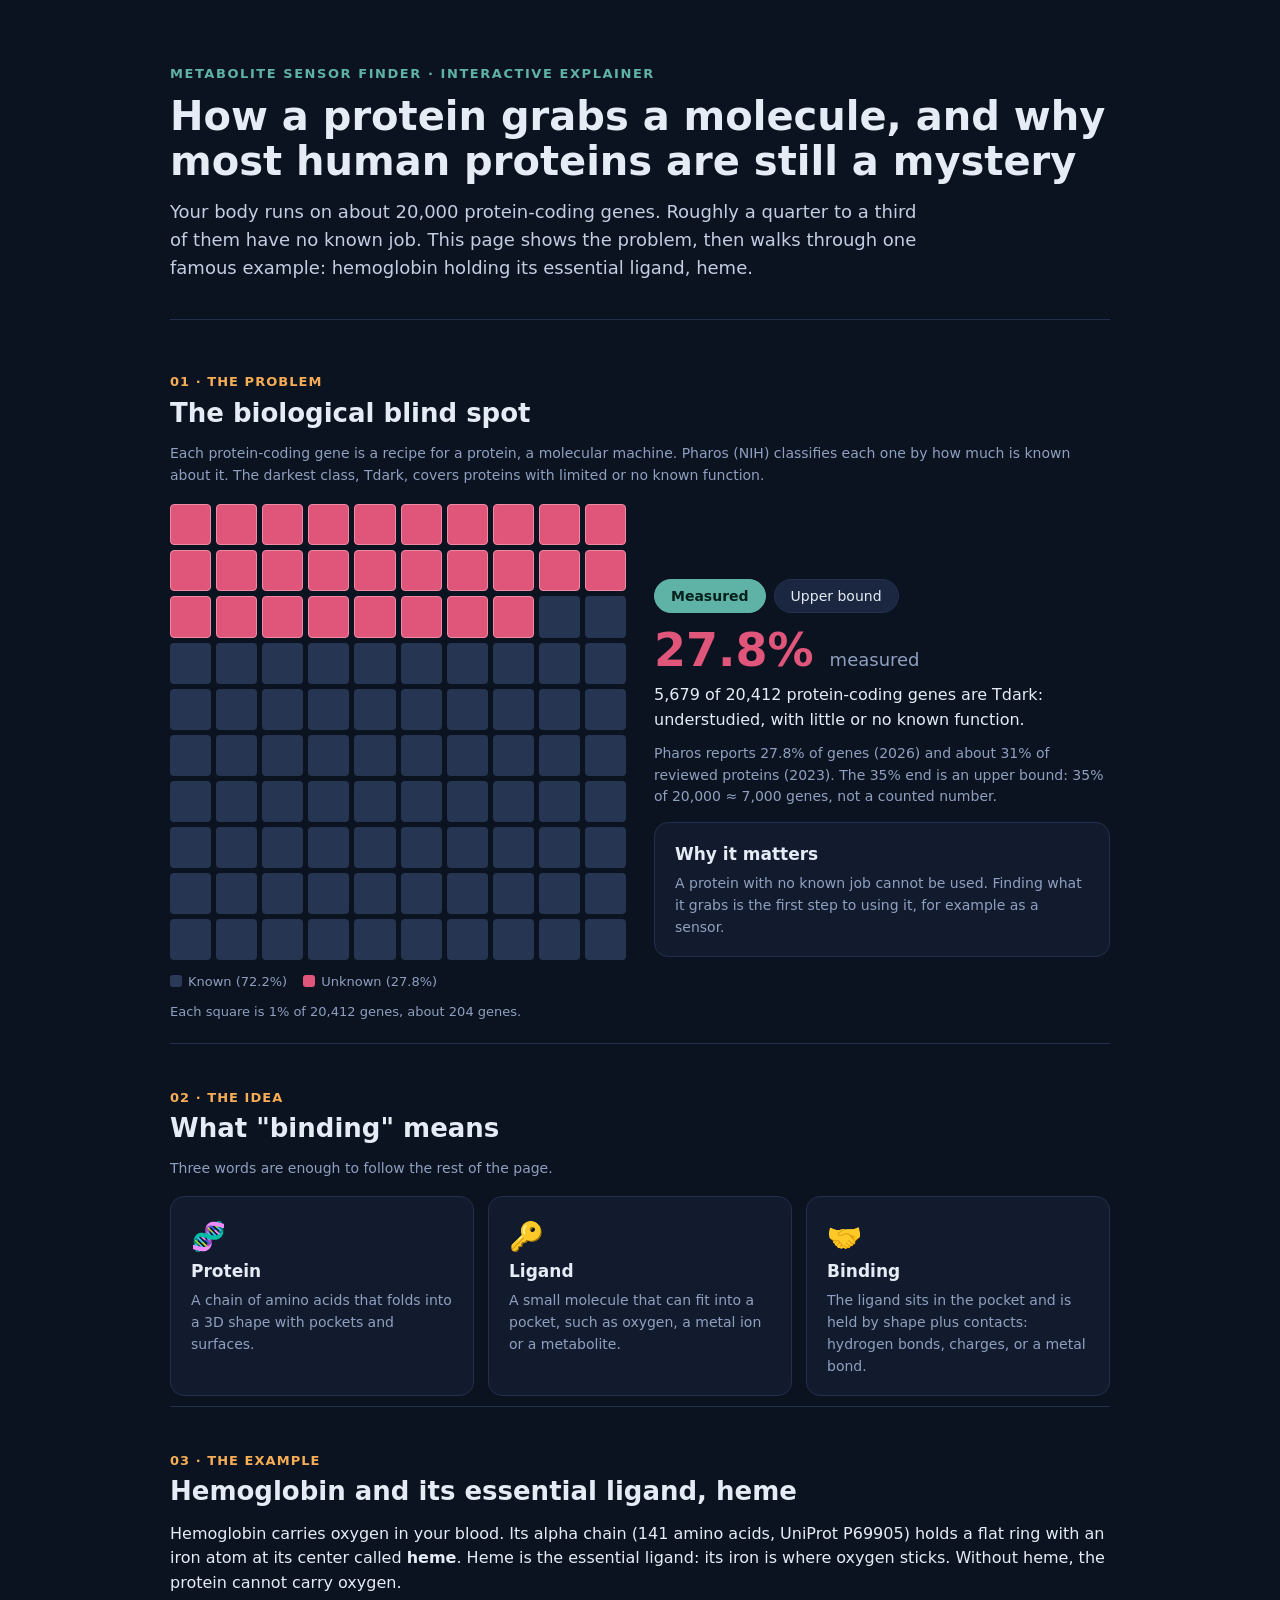
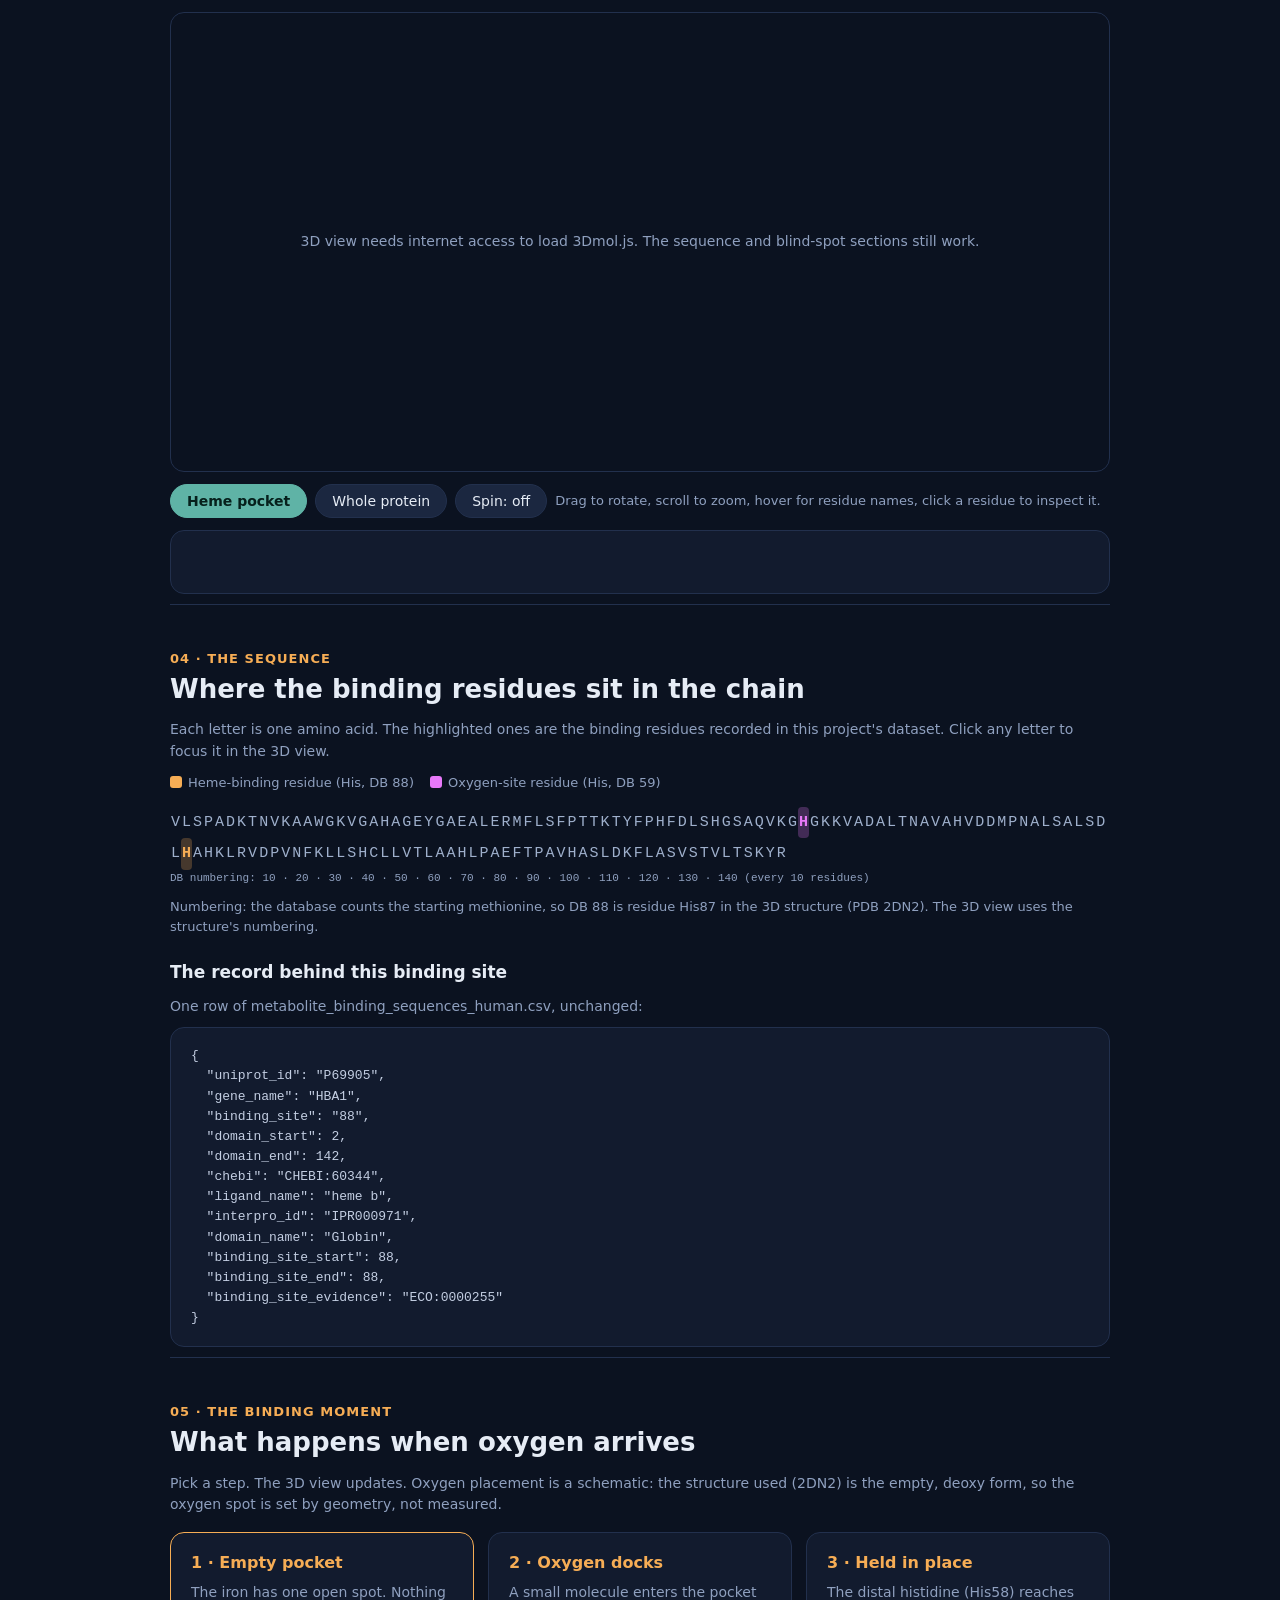
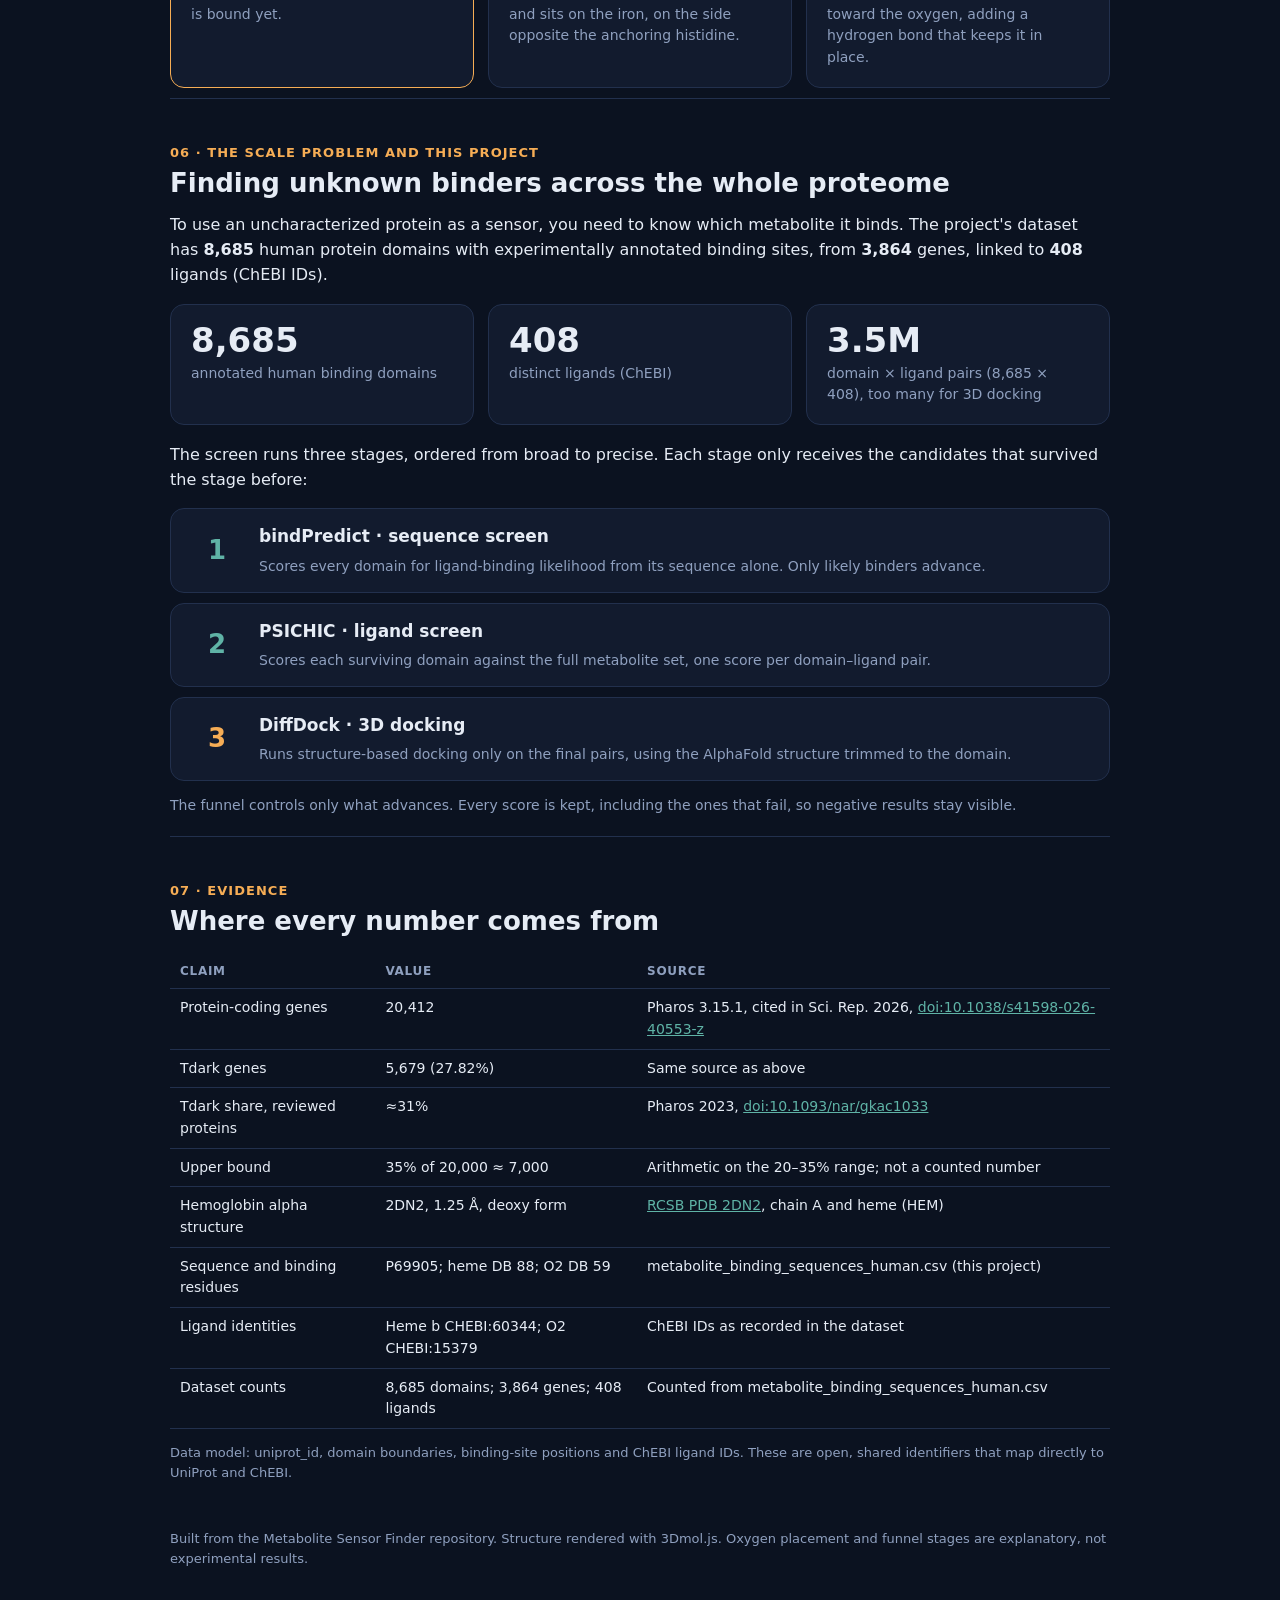
<file: binding-explainer/index.html>
<!DOCTYPE html>
<html lang="en">
<head>
<meta charset="utf-8">
<meta name="viewport" content="width=device-width, initial-scale=1">
<title>How a protein grabs a molecule | Metabolite Sensor Finder</title>
<script src="https://3dmol.org/build/3Dmol-min.js"></script>
<style>
  :root {
    --bg: #0b1220; --panel: #121b2e; --line: #22304d; --text: #e6ecf5; --muted: #8fa0bf;
    --teal: #5fb3a6; --amber: #f6ad55; --pink: #e879f9; --gold: #ffd166; --dark: #2a3450;
  }
  * { box-sizing: border-box; }
  body { margin: 0; font-family: system-ui, -apple-system, "Segoe UI", Roboto, sans-serif; background: var(--bg); color: var(--text); line-height: 1.55; }
  main { max-width: 980px; margin: 0 auto; padding: 0 20px 60px; }
  header.hero { padding: 64px 0 28px; border-bottom: 1px solid var(--line); margin-bottom: 8px; }
  .kicker { color: var(--teal); font-size: 13px; letter-spacing: .12em; text-transform: uppercase; font-weight: 600; }
  h1 { font-size: 40px; line-height: 1.12; margin: 10px 0 14px; font-weight: 750; }
  h2 { font-size: 26px; margin: 0 0 10px; }
  h3 { font-size: 17px; margin: 0 0 6px; }
  p { margin: 10px 0; }
  .lead { font-size: 18px; color: #c3cee2; max-width: 760px; }
  section { padding: 44px 0 10px; border-bottom: 1px solid var(--line); }
  section:last-of-type { border-bottom: none; }
  .step-no { color: var(--amber); font-weight: 700; font-size: 13px; letter-spacing: .08em; }
  .muted { color: var(--muted); font-size: 14px; }
  .card { background: var(--panel); border: 1px solid var(--line); border-radius: 14px; padding: 18px 20px; }
  .grid3 { display: grid; grid-template-columns: repeat(3, 1fr); gap: 14px; margin-top: 18px; }
  .btn { background: #1b2740; color: var(--text); border: 1px solid var(--line); border-radius: 999px; padding: 8px 16px; font-size: 14px; cursor: pointer; font-family: inherit; }
  .btn:hover { border-color: var(--teal); }
  .btn.on { background: var(--teal); color: #06201c; border-color: var(--teal); font-weight: 650; }
  .row { display: flex; flex-wrap: wrap; gap: 8px; align-items: center; }

  /* Blind spot */
  .blind { display: grid; grid-template-columns: 1fr 1fr; gap: 28px; align-items: center; margin-top: 18px; }
  .tiles { display: grid; grid-template-columns: repeat(10, 1fr); gap: 5px; }
  .tile { aspect-ratio: 1; border-radius: 4px; background: #2a3a58; opacity: .9; transition: background .4s, transform .2s; }
  .tile.dark { background: #e0557a; border: 1px solid #f08aa5; opacity: 1; }
  #blind-big { color: #e0557a; }
  .tile:hover { transform: scale(1.12); }
  .big { font-size: 46px; font-weight: 750; line-height: 1; }
  .big small { font-size: 18px; color: var(--muted); font-weight: 500; }
  .legend { display: flex; gap: 16px; font-size: 13px; color: var(--muted); margin-top: 12px; }
  .sw { display: inline-block; width: 12px; height: 12px; border-radius: 3px; vertical-align: -1px; margin-right: 6px; }

  /* Lock and key */
  .keys { display: grid; grid-template-columns: repeat(3, 1fr); gap: 14px; margin-top: 16px; }
  .keys .card .icon { font-size: 28px; }

  /* Viewer */
  #viewer-wrap { position: relative; margin-top: 16px; }
  #viewer { width: 100%; height: 460px; border-radius: 14px; border: 1px solid var(--line); background: #0b1220; position: relative; overflow: hidden; }
  #viewer-msg { position: absolute; inset: 0; display: flex; align-items: center; justify-content: center; color: var(--muted); font-size: 14px; padding: 20px; text-align: center; }
  #info { margin-top: 12px; min-height: 64px; }
  .tag { display: inline-block; padding: 2px 8px; border-radius: 6px; font-size: 12px; font-weight: 650; margin-right: 6px; }
  .tag.heme { background: rgba(246,173,85,.18); color: var(--amber); }
  .tag.his { background: rgba(232,121,249,.18); color: var(--pink); }
  .tag.plain { background: rgba(95,179,166,.16); color: var(--teal); }

  /* Sequence */
  .seq { font-family: ui-monospace, Consolas, monospace; font-size: 15px; line-height: 2.1; word-break: break-all; margin-top: 14px; }
  .seq span { display: inline-block; min-width: 1ch; text-align: center; border-radius: 4px; cursor: pointer; color: #9fb0cc; padding: 0 1px; }
  .seq span:hover { color: var(--text); background: #1d2a46; }
  .seq span.heme { background: rgba(246,173,85,.25); color: var(--amber); font-weight: 700; }
  .seq span.oxy { background: rgba(232,121,249,.25); color: var(--pink); font-weight: 700; }
  .seq span.sel { outline: 2px solid var(--gold); }
  .ruler { font-family: ui-monospace, Consolas, monospace; font-size: 11px; color: var(--muted); }

  /* Steps */
  .steps { display: grid; grid-template-columns: repeat(3, 1fr); gap: 14px; margin-top: 16px; }
  .steps .card { cursor: pointer; transition: border-color .2s; }
  .steps .card.on { border-color: var(--amber); }
  .steps .card b { color: var(--amber); }

  /* Funnel */
  .funnel { display: grid; gap: 10px; margin-top: 16px; }
  .stage { display: grid; grid-template-columns: 56px 1fr; gap: 14px; align-items: center; background: var(--panel); border: 1px solid var(--line); border-radius: 14px; padding: 14px 18px; }
  .stage .n { font-size: 26px; font-weight: 750; color: var(--teal); text-align: center; }
  .stage:nth-child(3) .n { color: var(--amber); }
  .stage:nth-child(4) .n { color: var(--pink); }
  .stat-row { display: grid; grid-template-columns: repeat(3, 1fr); gap: 14px; margin-top: 16px; }
  .stat-row .card .big { font-size: 34px; }

  table { width: 100%; border-collapse: collapse; font-size: 14px; margin-top: 12px; }
  th, td { text-align: left; padding: 8px 10px; border-bottom: 1px solid var(--line); vertical-align: top; }
  th { color: var(--muted); font-weight: 600; font-size: 12px; text-transform: uppercase; letter-spacing: .06em; }
  a { color: var(--teal); }
  footer { color: var(--muted); font-size: 13px; padding: 26px 0 0; }

  @media (max-width: 760px) {
    .blind, .grid3, .keys, .steps, .stat-row { grid-template-columns: 1fr; }
    h1 { font-size: 30px; }
    #viewer { height: 380px; }
  }
</style>
</head>
<body>
<main>

<header class="hero">
  <div class="kicker">Metabolite Sensor Finder · Interactive explainer</div>
  <h1>How a protein grabs a molecule, and why most human proteins are still a mystery</h1>
  <p class="lead">Your body runs on about 20,000 protein-coding genes. Roughly a quarter to a third of them have no known job. This page shows the problem, then walks through one famous example: hemoglobin holding its essential ligand, heme.</p>
</header>

<section id="blind">
  <div class="step-no">01 · THE PROBLEM</div>
  <h2>The biological blind spot</h2>
  <p class="muted">Each protein-coding gene is a recipe for a protein, a molecular machine. Pharos (NIH) classifies each one by how much is known about it. The darkest class, Tdark, covers proteins with limited or no known function.</p>

  <div class="blind">
    <div>
      <div class="tiles" id="tiles" aria-label="Grid of 100 squares, each about 1% of human protein-coding genes"></div>
      <div class="legend">
        <span><span class="sw" style="background:#2a3a58"></span>Known (72.2%)</span>
        <span><span class="sw" style="background:#e0557a"></span>Unknown (27.8%)</span>
      </div>
      <p class="muted" style="font-size:13px">Each square is 1% of 20,412 genes, about 204 genes.</p>
    </div>
    <div>
      <div class="row" style="margin-bottom:14px">
        <button class="btn on" id="btn-measured" onclick="setBlind('measured')">Measured</button>
        <button class="btn" id="btn-upper" onclick="setBlind('upper')">Upper bound</button>
      </div>
      <div class="big" id="blind-big">27.8%</div>
      <p id="blind-text" style="margin-top:10px">5,679 of 20,412 protein-coding genes are Tdark: understudied, with little or no known function.</p>
      <p class="muted" style="font-size:14px">Pharos reports 27.8% of genes (2026) and about 31% of reviewed proteins (2023). The 35% end is an upper bound: 35% of 20,000 ≈ 7,000 genes, not a counted number.</p>
      <div class="card" style="margin-top:14px">
        <h3>Why it matters</h3>
        <p class="muted" style="margin:0">A protein with no known job cannot be used. Finding what it grabs is the first step to using it, for example as a sensor.</p>
      </div>
    </div>
  </div>
</section>

<section id="idea">
  <div class="step-no">02 · THE IDEA</div>
  <h2>What "binding" means</h2>
  <p class="muted">Three words are enough to follow the rest of the page.</p>
  <div class="keys">
    <div class="card"><div class="icon">🧬</div><h3>Protein</h3><p class="muted" style="margin:0">A chain of amino acids that folds into a 3D shape with pockets and surfaces.</p></div>
    <div class="card"><div class="icon">🔑</div><h3>Ligand</h3><p class="muted" style="margin:0">A small molecule that can fit into a pocket, such as oxygen, a metal ion or a metabolite.</p></div>
    <div class="card"><div class="icon">🤝</div><h3>Binding</h3><p class="muted" style="margin:0">The ligand sits in the pocket and is held by shape plus contacts: hydrogen bonds, charges, or a metal bond.</p></div>
  </div>
</section>

<section id="example">
  <div class="step-no">03 · THE EXAMPLE</div>
  <h2>Hemoglobin and its essential ligand, heme</h2>
  <p>Hemoglobin carries oxygen in your blood. Its alpha chain (141 amino acids, UniProt P69905) holds a flat ring with an iron atom at its center called <b>heme</b>. Heme is the essential ligand: its iron is where oxygen sticks. Without heme, the protein cannot carry oxygen.</p>

  <div id="viewer-wrap">
    <div id="viewer"><div id="viewer-msg">Loading the 3D view…</div></div>
  </div>
  <div class="row" style="margin-top:12px">
    <button class="btn on" id="btn-pocket" onclick="setView('pocket')">Heme pocket</button>
    <button class="btn" id="btn-whole" onclick="setView('whole')">Whole protein</button>
    <button class="btn" id="btn-spin" onclick="toggleSpin()">Spin: off</button>
    <span class="muted" style="font-size:13px">Drag to rotate, scroll to zoom, hover for residue names, click a residue to inspect it.</span>
  </div>
  <div id="info" class="card" style="margin-top:12px"></div>
</section>

<section id="sequence">
  <div class="step-no">04 · THE SEQUENCE</div>
  <h2>Where the binding residues sit in the chain</h2>
  <p class="muted">Each letter is one amino acid. The highlighted ones are the binding residues recorded in this project's dataset. Click any letter to focus it in the 3D view.</p>
  <div class="legend" style="margin-top:6px">
    <span><span class="sw" style="background:var(--amber)"></span>Heme-binding residue (His, DB 88)</span>
    <span><span class="sw" style="background:var(--pink)"></span>Oxygen-site residue (His, DB 59)</span>
  </div>
  <div class="seq" id="seq"></div>
  <div class="ruler" id="ruler"></div>
  <p class="muted" style="font-size:13px">Numbering: the database counts the starting methionine, so DB 88 is residue His87 in the 3D structure (PDB 2DN2). The 3D view uses the structure's numbering.</p>
  <h3 style="margin-top:22px">The record behind this binding site</h3>
  <p class="muted" style="font-size:14px">One row of metabolite_binding_sequences_human.csv, unchanged:</p>
<pre class="card" style="font-family: ui-monospace, Consolas, monospace; font-size: 13px; overflow-x: auto; color: #c3cee2; margin: 0;">{
  "uniprot_id": "P69905",
  "gene_name": "HBA1",
  "binding_site": "88",
  "domain_start": 2,
  "domain_end": 142,
  "chebi": "CHEBI:60344",
  "ligand_name": "heme b",
  "interpro_id": "IPR000971",
  "domain_name": "Globin",
  "binding_site_start": 88,
  "binding_site_end": 88,
  "binding_site_evidence": "ECO:0000255"
}</pre>
</section>

<section id="moment">
  <div class="step-no">05 · THE BINDING MOMENT</div>
  <h2>What happens when oxygen arrives</h2>
  <p class="muted">Pick a step. The 3D view updates. Oxygen placement is a schematic: the structure used (2DN2) is the empty, deoxy form, so the oxygen spot is set by geometry, not measured.</p>
  <div class="steps">
    <div class="card on" id="step1" onclick="setStep(1)"><b>1 · Empty pocket</b><p class="muted" style="margin:6px 0 0">The iron has one open spot. Nothing is bound yet.</p></div>
    <div class="card" id="step2" onclick="setStep(2)"><b>2 · Oxygen docks</b><p class="muted" style="margin:6px 0 0">A small molecule enters the pocket and sits on the iron, on the side opposite the anchoring histidine.</p></div>
    <div class="card" id="step3" onclick="setStep(3)"><b>3 · Held in place</b><p class="muted" style="margin:6px 0 0">The distal histidine (His58) reaches toward the oxygen, adding a hydrogen bond that keeps it in place.</p></div>
  </div>
</section>

<section id="screen">
  <div class="step-no">06 · THE SCALE PROBLEM AND THIS PROJECT</div>
  <h2>Finding unknown binders across the whole proteome</h2>
  <p>To use an uncharacterized protein as a sensor, you need to know which metabolite it binds. The project's dataset has <b>8,685</b> human protein domains with experimentally annotated binding sites, from <b>3,864</b> genes, linked to <b>408</b> ligands (ChEBI IDs).</p>
  <div class="stat-row">
    <div class="card"><div class="big">8,685</div><p class="muted" style="margin:6px 0 0">annotated human binding domains</p></div>
    <div class="card"><div class="big">408</div><p class="muted" style="margin:6px 0 0">distinct ligands (ChEBI)</p></div>
    <div class="card"><div class="big">3.5M</div><p class="muted" style="margin:6px 0 0">domain × ligand pairs (8,685 × 408), too many for 3D docking</p></div>
  </div>
  <p style="margin-top:18px">The screen runs three stages, ordered from broad to precise. Each stage only receives the candidates that survived the stage before:</p>
  <div class="funnel">
    <div class="stage"><div class="n">1</div><div><h3>bindPredict · sequence screen</h3><p class="muted" style="margin:0">Scores every domain for ligand-binding likelihood from its sequence alone. Only likely binders advance.</p></div></div>
    <div class="stage"><div class="n">2</div><div><h3>PSICHIC · ligand screen</h3><p class="muted" style="margin:0">Scores each surviving domain against the full metabolite set, one score per domain–ligand pair.</p></div></div>
    <div class="stage"><div class="n">3</div><div><h3>DiffDock · 3D docking</h3><p class="muted" style="margin:0">Runs structure-based docking only on the final pairs, using the AlphaFold structure trimmed to the domain.</p></div></div>
  </div>
  <p class="muted" style="margin-top:14px">The funnel controls only what advances. Every score is kept, including the ones that fail, so negative results stay visible.</p>
</section>

<section id="sources">
  <div class="step-no">07 · EVIDENCE</div>
  <h2>Where every number comes from</h2>
  <table>
    <tr><th>Claim</th><th>Value</th><th>Source</th></tr>
    <tr><td>Protein-coding genes</td><td>20,412</td><td>Pharos 3.15.1, cited in Sci. Rep. 2026, <a href="https://www.nature.com/articles/s41598-026-40553-z">doi:10.1038/s41598-026-40553-z</a></td></tr>
    <tr><td>Tdark genes</td><td>5,679 (27.82%)</td><td>Same source as above</td></tr>
    <tr><td>Tdark share, reviewed proteins</td><td>≈31%</td><td>Pharos 2023, <a href="https://doi.org/10.1093/nar/gkac1033">doi:10.1093/nar/gkac1033</a></td></tr>
    <tr><td>Upper bound</td><td>35% of 20,000 ≈ 7,000</td><td>Arithmetic on the 20–35% range; not a counted number</td></tr>
    <tr><td>Hemoglobin alpha structure</td><td>2DN2, 1.25 Å, deoxy form</td><td><a href="https://www.rcsb.org/structure/2DN2">RCSB PDB 2DN2</a>, chain A and heme (HEM)</td></tr>
    <tr><td>Sequence and binding residues</td><td>P69905; heme DB 88; O2 DB 59</td><td>metabolite_binding_sequences_human.csv (this project)</td></tr>
    <tr><td>Ligand identities</td><td>Heme b CHEBI:60344; O2 CHEBI:15379</td><td>ChEBI IDs as recorded in the dataset</td></tr>
    <tr><td>Dataset counts</td><td>8,685 domains; 3,864 genes; 408 ligands</td><td>Counted from metabolite_binding_sequences_human.csv</td></tr>
  </table>
  <p class="muted" style="font-size:13px; margin-top:14px">Data model: uniprot_id, domain boundaries, binding-site positions and ChEBI ligand IDs. These are open, shared identifiers that map directly to UniProt and ChEBI.</p>
</section>

<footer>Built from the Metabolite Sensor Finder repository. Structure rendered with 3Dmol.js. Oxygen placement and funnel stages are explanatory, not experimental results.</footer>

</main>

<script>
const PDB = `HEADER 2DN2 chain A alpha + HEM extracted
ATOM      1  N   VAL A   1      19.196  29.328  42.972  1.00 55.95           N  
ATOM      2  CA  VAL A   1      20.051  30.407  42.494  1.00 42.26           C  
ATOM      3  C   VAL A   1      21.508  29.960  42.603  1.00 37.89           C  
ATOM      4  O   VAL A   1      21.867  29.335  43.606  1.00 38.48           O  
ATOM      5  CB  VAL A   1      19.767  31.715  43.260  1.00 50.55           C  
ATOM      6  CG1 VAL A   1      18.614  31.552  44.248  1.00 61.07           C  
ATOM      7  CG2 VAL A   1      20.988  32.251  44.005  1.00 56.10           C  
ATOM      8  N   LEU A   2      22.299  30.247  41.578  1.00 34.16           N  
ATOM      9  CA  LEU A   2      23.714  29.983  41.566  1.00 30.27           C  
ATOM     10  C   LEU A   2      24.451  31.041  42.367  1.00 27.18           C  
ATOM     11  O   LEU A   2      24.400  32.223  42.036  1.00 33.46           O  
ATOM     12  CB  LEU A   2      24.269  30.070  40.151  1.00 33.87           C  
ATOM     13  CG  LEU A   2      24.619  28.758  39.475  1.00 35.49           C  
ATOM     14  CD1 LEU A   2      24.188  27.527  40.242  1.00 32.93           C  
ATOM     15  CD2 LEU A   2      23.997  28.782  38.080  1.00 33.36           C  
ATOM     16  N   SER A   3      25.124  30.630  43.423  1.00 25.60           N  
ATOM     17  CA  SER A   3      25.880  31.615  44.196  1.00 29.46           C  
ATOM     18  C   SER A   3      27.128  32.005  43.425  1.00 31.11           C  
ATOM     19  O   SER A   3      27.571  31.383  42.449  1.00 27.15           O  
ATOM     20  CB  SER A   3      26.194  30.988  45.550  1.00 30.58           C  
ATOM     21  OG  SER A   3      27.316  30.103  45.421  1.00 26.37           O  
ATOM     22  N   PRO A   4      27.769  33.086  43.855  1.00 36.60           N  
ATOM     23  CA  PRO A   4      29.044  33.462  43.208  1.00 33.95           C  
ATOM     24  C   PRO A   4      30.059  32.344  43.343  1.00 29.28           C  
ATOM     25  O   PRO A   4      30.846  32.059  42.440  1.00 32.71           O  
ATOM     26  CB  PRO A   4      29.480  34.710  43.973  1.00 41.43           C  
ATOM     27  CG  PRO A   4      28.289  35.212  44.714  1.00 43.13           C  
ATOM     28  CD  PRO A   4      27.362  34.044  44.911  1.00 40.62           C  
ATOM     29  N   ALA A   5      30.043  31.663  44.488  1.00 29.78           N  
ATOM     30  CA  ALA A   5      31.016  30.569  44.600  1.00 27.87           C  
ATOM     31  C   ALA A   5      30.645  29.417  43.684  1.00 23.23           C  
ATOM     32  O   ALA A   5      31.561  28.741  43.214  1.00 25.67           O  
ATOM     33  CB  ALA A   5      31.142  30.079  46.051  1.00 36.09           C  
ATOM     34  N   ASP A   6      29.359  29.209  43.488  1.00 19.36           N  
ATOM     35  CA  ASP A   6      28.976  28.145  42.539  1.00 19.88           C  
ATOM     36  C   ASP A   6      29.498  28.451  41.138  1.00 18.11           C  
ATOM     37  O   ASP A   6      29.994  27.613  40.388  1.00 20.26           O  
ATOM     38  CB  ASP A   6      27.470  27.992  42.433  1.00 17.52           C  
ATOM     39  CG  ASP A   6      26.799  27.328  43.635  1.00 18.11           C  
ATOM     40  OD1 ASP A   6      27.405  26.420  44.231  1.00 19.18           O  
ATOM     41  OD2 ASP A   6      25.655  27.815  43.923  1.00 20.58           O  
ATOM     42  N   LYS A   7      29.344  29.735  40.793  1.00 19.91           N  
ATOM     43  CA  LYS A   7      29.805  30.113  39.456  1.00 22.31           C  
ATOM     44  C   LYS A   7      31.313  29.922  39.321  1.00 24.41           C  
ATOM     45  O   LYS A   7      31.773  29.457  38.259  1.00 22.96           O  
ATOM     46  CB  LYS A   7      29.372  31.550  39.142  1.00 23.39           C  
ATOM     47  CG  LYS A   7      27.834  31.696  39.172  1.00 27.32           C  
ATOM     48  CD  LYS A   7      27.424  33.135  38.940  1.00 30.54           C  
ATOM     49  CE  LYS A   7      26.033  33.467  39.450  1.00 31.65           C  
ATOM     50  NZ  LYS A   7      25.898  34.951  39.312  1.00 40.73           N  
ATOM     51  N   THR A   8      32.023  30.264  40.405  1.00 22.93           N  
ATOM     52  CA  THR A   8      33.486  30.030  40.370  1.00 26.16           C  
ATOM     53  C   THR A   8      33.847  28.564  40.181  1.00 20.57           C  
ATOM     54  O   THR A   8      34.736  28.172  39.407  1.00 25.87           O  
ATOM     55  CB  THR A   8      34.047  30.627  41.694  1.00 33.17           C  
ATOM     56  OG1 THR A   8      34.022  32.051  41.541  1.00 31.85           O  
ATOM     57  CG2 THR A   8      35.473  30.238  41.946  1.00 46.05           C  
ATOM     58  N   ASN A   9      33.121  27.695  40.885  1.00 20.79           N  
ATOM     59  CA  ASN A   9      33.392  26.264  40.858  1.00 20.68           C  
ATOM     60  C   ASN A   9      33.113  25.631  39.496  1.00 20.26           C  
ATOM     61  O   ASN A   9      33.835  24.771  38.976  1.00 23.94           O  
ATOM     62  CB  ASN A   9      32.493  25.627  41.928  1.00 21.84           C  
ATOM     63  CG  ASN A   9      33.077  25.808  43.294  1.00 23.53           C  
ATOM     64  OD1 ASN A   9      34.276  26.102  43.461  1.00 28.12           O  
ATOM     65  ND2 ASN A   9      32.230  25.608  44.309  1.00 24.45           N  
ATOM     66  N   VAL A  10      31.989  26.068  38.913  1.00 18.89           N  
ATOM     67  CA  VAL A  10      31.588  25.553  37.602  1.00 19.48           C  
ATOM     68  C   VAL A  10      32.614  25.984  36.562  1.00 19.66           C  
ATOM     69  O   VAL A  10      33.040  25.197  35.718  1.00 23.42           O  
ATOM     70  CB  VAL A  10      30.172  26.033  37.251  1.00 19.22           C  
ATOM     71  CG1 VAL A  10      29.820  25.644  35.826  1.00 21.16           C  
ATOM     72  CG2 VAL A  10      29.122  25.468  38.236  1.00 21.22           C  
ATOM     73  N   LYS A  11      33.059  27.235  36.588  1.00 22.30           N  
ATOM     74  CA  LYS A  11      33.998  27.736  35.558  1.00 23.12           C  
ATOM     75  C   LYS A  11      35.331  27.011  35.642  1.00 24.20           C  
ATOM     76  O   LYS A  11      35.951  26.732  34.638  1.00 28.75           O  
ATOM     77  CB  LYS A  11      34.233  29.237  35.669  1.00 25.04           C  
ATOM     78  CG  LYS A  11      32.973  29.997  35.326  1.00 29.70           C  
ATOM     79  CD  LYS A  11      33.047  31.481  35.650  1.00 37.45           C  
ATOM     80  CE  LYS A  11      31.663  32.107  35.435  1.00 44.98           C  
ATOM     81  NZ  LYS A  11      31.516  32.764  34.101  1.00 58.48           N  
ATOM     82  N   ALA A  12      35.750  26.706  36.869  1.00 25.52           N  
ATOM     83  CA  ALA A  12      37.005  25.969  36.988  1.00 29.13           C  
ATOM     84  C   ALA A  12      36.945  24.523  36.504  1.00 27.68           C  
ATOM     85  O   ALA A  12      37.843  24.000  35.827  1.00 30.39           O  
ATOM     86  CB  ALA A  12      37.368  25.989  38.462  1.00 32.79           C  
ATOM     87  N   ALA A  13      35.837  23.847  36.877  1.00 26.60           N  
ATOM     88  CA  ALA A  13      35.676  22.467  36.481  1.00 24.40           C  
ATOM     89  C   ALA A  13      35.518  22.389  34.958  1.00 22.92           C  
ATOM     90  O   ALA A  13      36.105  21.531  34.287  1.00 24.60           O  
ATOM     91  CB  ALA A  13      34.447  21.846  37.147  1.00 25.62           C  
ATOM     92  N   TRP A  14      34.682  23.262  34.409  1.00 24.13           N  
ATOM     93  CA  TRP A  14      34.493  23.197  32.975  1.00 24.40           C  
ATOM     94  C   TRP A  14      35.750  23.544  32.193  1.00 27.74           C  
ATOM     95  O   TRP A  14      35.966  23.090  31.073  1.00 30.32           O  
ATOM     96  CB  TRP A  14      33.414  24.211  32.518  1.00 30.78           C  
ATOM     97  CG  TRP A  14      32.712  23.703  31.295  1.00 29.97           C  
ATOM     98  CD1 TRP A  14      32.699  24.296  30.057  1.00 30.19           C  
ATOM     99  CD2 TRP A  14      31.927  22.498  31.180  1.00 31.52           C  
ATOM    100  NE1 TRP A  14      31.949  23.532  29.193  1.00 27.23           N  
ATOM    101  CE2 TRP A  14      31.465  22.422  29.854  1.00 30.20           C  
ATOM    102  CE3 TRP A  14      31.570  21.475  32.079  1.00 39.95           C  
ATOM    103  CZ2 TRP A  14      30.663  21.368  29.382  1.00 38.62           C  
ATOM    104  CZ3 TRP A  14      30.771  20.452  31.577  1.00 46.54           C  
ATOM    105  CH2 TRP A  14      30.314  20.380  30.255  1.00 44.36           C  
ATOM    106  N   GLY A  15      36.568  24.403  32.791  1.00 33.29           N  
ATOM    107  CA  GLY A  15      37.788  24.864  32.144  1.00 34.66           C  
ATOM    108  C   GLY A  15      38.763  23.701  32.074  1.00 34.35           C  
ATOM    109  O   GLY A  15      39.457  23.592  31.077  1.00 38.68           O  
ATOM    110  N   LYS A  16      38.724  22.881  33.127  1.00 35.29           N  
ATOM    111  CA  LYS A  16      39.451  21.621  33.125  1.00 34.76           C  
ATOM    112  C   LYS A  16      38.968  20.713  32.001  1.00 34.14           C  
ATOM    113  O   LYS A  16      39.732  20.033  31.318  1.00 39.16           O  
ATOM    114  CB  LYS A  16      39.282  20.961  34.493  1.00 39.72           C  
ATOM    115  CG  LYS A  16      40.031  19.650  34.606  1.00 44.35           C  
ATOM    116  CD  LYS A  16      41.544  19.862  34.544  1.00 52.36           C  
ATOM    117  CE  LYS A  16      42.212  18.623  33.951  1.00 61.01           C  
ATOM    118  NZ  LYS A  16      41.333  17.995  32.905  1.00 81.09           N  
ATOM    119  N   VAL A  17      37.648  20.697  31.813  1.00 28.06           N  
ATOM    120  CA  VAL A  17      37.030  19.855  30.793  1.00 28.12           C  
ATOM    121  C   VAL A  17      37.647  20.256  29.464  1.00 30.25           C  
ATOM    122  O   VAL A  17      38.154  19.378  28.773  1.00 31.07           O  
ATOM    123  CB  VAL A  17      35.513  19.994  30.738  1.00 27.47           C  
ATOM    124  CG1 VAL A  17      35.033  19.554  29.368  1.00 31.54           C  
ATOM    125  CG2 VAL A  17      34.851  19.198  31.874  1.00 32.82           C  
ATOM    126  N   GLY A  18      37.590  21.565  29.224  1.00 31.23           N  
ATOM    127  CA  GLY A  18      38.266  22.087  28.068  1.00 36.84           C  
ATOM    128  C   GLY A  18      37.879  21.401  26.771  1.00 31.01           C  
ATOM    129  O   GLY A  18      36.706  21.365  26.394  1.00 35.62           O  
ATOM    130  N   ALA A  19      38.935  20.903  26.094  1.00 31.36           N  
ATOM    131  CA  ALA A  19      38.843  20.439  24.713  1.00 30.95           C  
ATOM    132  C   ALA A  19      38.180  19.067  24.664  1.00 29.61           C  
ATOM    133  O   ALA A  19      37.820  18.625  23.571  1.00 37.47           O  
ATOM    134  CB  ALA A  19      40.219  20.485  24.048  1.00 36.47           C  
ATOM    135  N   HIS A  20      37.990  18.435  25.832  1.00 25.01           N  
ATOM    136  CA  HIS A  20      37.281  17.168  25.840  1.00 24.06           C  
ATOM    137  C   HIS A  20      35.774  17.322  25.959  1.00 23.98           C  
ATOM    138  O   HIS A  20      35.135  16.285  26.122  1.00 22.57           O  
ATOM    139  CB  HIS A  20      37.753  16.328  27.039  1.00 26.98           C  
ATOM    140  CG  HIS A  20      39.247  16.107  26.965  1.00 36.71           C  
ATOM    141  ND1 HIS A  20      39.809  15.186  26.114  1.00 43.72           N  
ATOM    142  CD2 HIS A  20      40.281  16.686  27.630  1.00 43.16           C  
ATOM    143  CE1 HIS A  20      41.134  15.202  26.247  1.00 45.13           C  
ATOM    144  NE2 HIS A  20      41.444  16.112  27.173  1.00 46.54           N  
ATOM    145  N   ALA A  21      35.233  18.528  25.901  1.00 25.56           N  
ATOM    146  CA  ALA A  21      33.815  18.705  26.190  1.00 25.31           C  
ATOM    147  C   ALA A  21      32.945  17.821  25.282  1.00 25.28           C  
ATOM    148  O   ALA A  21      31.991  17.219  25.780  1.00 26.83           O  
ATOM    149  CB  ALA A  21      33.429  20.187  26.107  1.00 29.98           C  
ATOM    150  N   GLY A  22      33.224  17.738  23.979  1.00 24.86           N  
ATOM    151  CA  GLY A  22      32.466  16.917  23.046  1.00 28.43           C  
ATOM    152  C   GLY A  22      32.553  15.450  23.361  1.00 26.23           C  
ATOM    153  O   GLY A  22      31.532  14.789  23.313  1.00 26.04           O  
ATOM    154  N   GLU A  23      33.720  14.902  23.691  1.00 21.82           N  
ATOM    155  CA  GLU A  23      33.882  13.495  24.028  1.00 21.21           C  
ATOM    156  C   GLU A  23      33.065  13.139  25.276  1.00 18.41           C  
ATOM    157  O   GLU A  23      32.373  12.128  25.402  1.00 19.45           O  
ATOM    158  CB  GLU A  23      35.353  13.182  24.284  1.00 25.15           C  
ATOM    159  CG  GLU A  23      35.572  11.815  24.916  1.00 38.01           C  
ATOM    160  CD  GLU A  23      36.373  10.817  24.117  1.00 48.72           C  
ATOM    161  OE1 GLU A  23      35.791  10.188  23.188  1.00 67.55           O  
ATOM    162  OE2 GLU A  23      37.581  10.621  24.440  1.00 77.14           O  
ATOM    163  N   TYR A  24      33.152  14.020  26.264  1.00 17.40           N  
ATOM    164  CA  TYR A  24      32.380  13.820  27.489  1.00 16.17           C  
ATOM    165  C   TYR A  24      30.898  13.942  27.259  1.00 16.05           C  
ATOM    166  O   TYR A  24      30.107  13.249  27.920  1.00 16.88           O  
ATOM    167  CB  TYR A  24      32.784  14.857  28.573  1.00 18.32           C  
ATOM    168  CG  TYR A  24      34.240  14.679  29.036  1.00 19.67           C  
ATOM    169  CD1 TYR A  24      34.764  15.555  29.959  1.00 21.40           C  
ATOM    170  CD2 TYR A  24      35.069  13.677  28.548  1.00 21.08           C  
ATOM    171  CE1 TYR A  24      36.056  15.454  30.405  1.00 21.70           C  
ATOM    172  CE2 TYR A  24      36.393  13.543  28.977  1.00 22.05           C  
ATOM    173  CZ  TYR A  24      36.860  14.454  29.912  1.00 23.93           C  
ATOM    174  OH  TYR A  24      38.159  14.384  30.392  1.00 25.52           O  
ATOM    175  N   GLY A  25      30.499  14.809  26.328  1.00 17.47           N  
ATOM    176  CA  GLY A  25      29.053  14.889  26.047  1.00 18.26           C  
ATOM    177  C   GLY A  25      28.544  13.594  25.428  1.00 15.62           C  
ATOM    178  O   GLY A  25      27.457  13.110  25.742  1.00 16.63           O  
ATOM    179  N   ALA A  26      29.348  13.042  24.509  1.00 16.56           N  
ATOM    180  CA  ALA A  26      28.955  11.775  23.915  1.00 16.71           C  
ATOM    181  C   ALA A  26      28.924  10.631  24.941  1.00 16.15           C  
ATOM    182  O   ALA A  26      28.031   9.755  24.940  1.00 16.28           O  
ATOM    183  CB  ALA A  26      29.900  11.382  22.781  1.00 19.63           C  
ATOM    184  N   GLU A  27      29.913  10.650  25.854  1.00 16.29           N  
ATOM    185  CA  GLU A  27      29.896   9.613  26.890  1.00 14.01           C  
ATOM    186  C   GLU A  27      28.680   9.754  27.789  1.00 12.81           C  
ATOM    187  O   GLU A  27      28.066   8.771  28.176  1.00 14.23           O  
ATOM    188  CB  GLU A  27      31.181   9.737  27.731  1.00 15.60           C  
ATOM    189  CG  GLU A  27      31.253   8.705  28.828  1.00 15.34           C  
ATOM    190  CD  GLU A  27      32.559   8.804  29.625  1.00 17.14           C  
ATOM    191  OE1 GLU A  27      32.522   8.458  30.819  1.00 19.10           O  
ATOM    192  OE2 GLU A  27      33.601   9.223  29.078  1.00 19.67           O  
ATOM    193  N   ALA A  28      28.331  10.992  28.131  1.00 12.61           N  
ATOM    194  CA  ALA A  28      27.163  11.184  28.999  1.00 13.09           C  
ATOM    195  C   ALA A  28      25.887  10.666  28.345  1.00 13.45           C  
ATOM    196  O   ALA A  28      25.038  10.061  28.987  1.00 13.61           O  
ATOM    197  CB  ALA A  28      27.062  12.670  29.342  1.00 14.90           C  
ATOM    198  N   LEU A  29      25.749  10.900  27.020  1.00 13.43           N  
ATOM    199  CA  LEU A  29      24.573  10.387  26.332  1.00 14.62           C  
ATOM    200  C   LEU A  29      24.555   8.862  26.345  1.00 14.05           C  
ATOM    201  O   LEU A  29      23.502   8.234  26.549  1.00 14.17           O  
ATOM    202  CB  LEU A  29      24.573  10.876  24.869  1.00 16.14           C  
ATOM    203  CG  LEU A  29      24.294  12.378  24.712  1.00 17.08           C  
ATOM    204  CD1 LEU A  29      24.617  12.700  23.240  1.00 21.93           C  
ATOM    205  CD2 LEU A  29      22.880  12.751  25.089  1.00 17.43           C  
ATOM    206  N   GLU A  30      25.721   8.268  26.109  1.00 14.74           N  
ATOM    207  CA  GLU A  30      25.727   6.799  26.090  1.00 15.79           C  
ATOM    208  C   GLU A  30      25.378   6.234  27.465  1.00 14.33           C  
ATOM    209  O   GLU A  30      24.673   5.244  27.586  1.00 15.28           O  
ATOM    210  CB  GLU A  30      27.092   6.287  25.630  1.00 17.62           C  
ATOM    211  CG  GLU A  30      27.226   4.785  25.783  1.00 23.87           C  
ATOM    212  CD  GLU A  30      28.401   4.309  24.921  1.00 33.94           C  
ATOM    213  OE1 GLU A  30      29.407   5.043  24.810  1.00 38.07           O  
ATOM    214  OE2 GLU A  30      28.328   3.214  24.340  1.00 41.88           O  
ATOM    215  N   ARG A  31      25.926   6.891  28.491  1.00 13.11           N  
ATOM    216  CA  ARG A  31      25.550   6.465  29.841  1.00 13.56           C  
ATOM    217  C   ARG A  31      24.039   6.572  30.085  1.00 13.17           C  
ATOM    218  O   ARG A  31      23.440   5.705  30.713  1.00 15.19           O  
ATOM    219  CB  ARG A  31      26.291   7.306  30.912  1.00 13.72           C  
ATOM    220  CG  ARG A  31      27.771   6.900  31.008  1.00 14.35           C  
ATOM    221  CD  ARG A  31      28.533   7.879  31.905  1.00 15.09           C  
ATOM    222  NE  ARG A  31      29.965   7.530  31.983  1.00 15.49           N  
ATOM    223  CZ  ARG A  31      30.473   6.507  32.659  1.00 14.89           C  
ATOM    224  NH1 ARG A  31      29.747   5.643  33.377  1.00 14.99           N  
ATOM    225  NH2 ARG A  31      31.761   6.296  32.635  1.00 16.70           N  
ATOM    226  N   MET A  32      23.445   7.668  29.562  1.00 12.49           N  
ATOM    227  CA  MET A  32      21.998   7.850  29.737  1.00 12.74           C  
ATOM    228  C   MET A  32      21.219   6.779  29.025  1.00 12.74           C  
ATOM    229  O   MET A  32      20.271   6.216  29.577  1.00 13.61           O  
ATOM    230  CB  MET A  32      21.647   9.279  29.240  1.00 13.20           C  
ATOM    231  CG  MET A  32      20.148   9.551  29.423  1.00 15.11           C  
ATOM    232  SD  MET A  32      19.685  11.133  28.758  1.00 16.51           S  
ATOM    233  CE  MET A  32      19.815  10.850  27.014  1.00 17.47           C  
ATOM    234  N   PHE A  33      21.578   6.479  27.776  1.00 13.63           N  
ATOM    235  CA  PHE A  33      20.785   5.513  27.009  1.00 14.48           C  
ATOM    236  C   PHE A  33      20.863   4.144  27.627  1.00 14.21           C  
ATOM    237  O   PHE A  33      19.907   3.373  27.603  1.00 16.21           O  
ATOM    238  CB  PHE A  33      21.299   5.401  25.554  1.00 15.19           C  
ATOM    239  CG  PHE A  33      21.075   6.694  24.778  1.00 15.84           C  
ATOM    240  CD1 PHE A  33      19.908   7.435  24.888  1.00 17.64           C  
ATOM    241  CD2 PHE A  33      22.082   7.117  23.918  1.00 18.59           C  
ATOM    242  CE1 PHE A  33      19.749   8.611  24.165  1.00 19.69           C  
ATOM    243  CE2 PHE A  33      21.914   8.295  23.201  1.00 20.89           C  
ATOM    244  CZ  PHE A  33      20.759   9.026  23.298  1.00 21.32           C  
ATOM    245  N   LEU A  34      22.015   3.825  28.227  1.00 14.48           N  
ATOM    246  CA  LEU A  34      22.164   2.504  28.816  1.00 15.45           C  
ATOM    247  C   LEU A  34      21.483   2.427  30.192  1.00 14.32           C  
ATOM    248  O   LEU A  34      20.898   1.393  30.514  1.00 16.68           O  
ATOM    249  CB  LEU A  34      23.650   2.173  28.998  1.00 17.15           C  
ATOM    250  CG  LEU A  34      24.386   1.771  27.727  1.00 22.91           C  
ATOM    251  CD1 LEU A  34      25.797   1.308  28.119  1.00 24.85           C  
ATOM    252  CD2 LEU A  34      23.617   0.711  26.973  1.00 32.17           C  
ATOM    253  N   SER A  35      21.634   3.513  30.962  1.00 13.59           N  
ATOM    254  CA  SER A  35      21.116   3.448  32.342  1.00 13.85           C  
ATOM    255  C   SER A  35      19.604   3.685  32.450  1.00 14.70           C  
ATOM    256  O   SER A  35      18.959   3.170  33.367  1.00 16.74           O  
ATOM    257  CB  SER A  35      21.842   4.470  33.252  1.00 16.07           C  
ATOM    258  OG  SER A  35      23.163   4.076  33.564  1.00 22.26           O  
ATOM    259  N   PHE A  36      19.142   4.510  31.504  1.00 13.00           N  
ATOM    260  CA  PHE A  36      17.768   4.998  31.509  1.00 13.53           C  
ATOM    261  C   PHE A  36      17.173   4.806  30.124  1.00 12.45           C  
ATOM    262  O   PHE A  36      17.022   5.783  29.383  1.00 13.61           O  
ATOM    263  CB  PHE A  36      17.723   6.479  31.908  1.00 13.97           C  
ATOM    264  CG  PHE A  36      18.372   6.720  33.281  1.00 15.09           C  
ATOM    265  CD1 PHE A  36      19.558   7.426  33.360  1.00 15.81           C  
ATOM    266  CD2 PHE A  36      17.749   6.237  34.428  1.00 18.46           C  
ATOM    267  CE1 PHE A  36      20.157   7.633  34.599  1.00 19.22           C  
ATOM    268  CE2 PHE A  36      18.372   6.436  35.674  1.00 17.70           C  
ATOM    269  CZ  PHE A  36      19.565   7.148  35.748  1.00 20.35           C  
ATOM    270  N   PRO A  37      16.890   3.560  29.810  1.00 13.96           N  
ATOM    271  CA  PRO A  37      16.489   3.247  28.427  1.00 13.82           C  
ATOM    272  C   PRO A  37      15.250   3.985  27.955  1.00 13.42           C  
ATOM    273  O   PRO A  37      15.092   4.096  26.715  1.00 14.55           O  
ATOM    274  CB  PRO A  37      16.267   1.720  28.421  1.00 18.78           C  
ATOM    275  CG  PRO A  37      16.525   1.258  29.774  1.00 24.84           C  
ATOM    276  CD  PRO A  37      16.994   2.370  30.651  1.00 16.47           C  
ATOM    277  N   THR A  38      14.380   4.468  28.829  1.00 12.64           N  
ATOM    278  CA  THR A  38      13.238   5.217  28.299  1.00 13.38           C  
ATOM    279  C   THR A  38      13.667   6.497  27.583  1.00 12.88           C  
ATOM    280  O   THR A  38      12.891   7.010  26.748  1.00 14.53           O  
ATOM    281  CB  THR A  38      12.260   5.562  29.424  1.00 14.83           C  
ATOM    282  OG1 THR A  38      12.954   6.371  30.357  1.00 15.61           O  
ATOM    283  CG2 THR A  38      11.761   4.277  30.108  1.00 16.84           C  
ATOM    284  N   THR A  39      14.870   7.015  27.809  1.00 12.89           N  
ATOM    285  CA  THR A  39      15.311   8.223  27.103  1.00 12.88           C  
ATOM    286  C   THR A  39      15.573   7.962  25.626  1.00 12.58           C  
ATOM    287  O   THR A  39      15.601   8.897  24.864  1.00 14.70           O  
ATOM    288  CB  THR A  39      16.592   8.821  27.747  1.00 12.75           C  
ATOM    289  OG1 THR A  39      17.638   7.848  27.655  1.00 13.67           O  
ATOM    290  CG2 THR A  39      16.305   9.117  29.213  1.00 13.80           C  
ATOM    291  N   LYS A  40      15.719   6.698  25.240  1.00 13.73           N  
ATOM    292  CA  LYS A  40      15.925   6.352  23.819  1.00 13.84           C  
ATOM    293  C   LYS A  40      14.642   6.635  23.031  1.00 14.43           C  
ATOM    294  O   LYS A  40      14.738   6.722  21.793  1.00 15.28           O  
ATOM    295  CB  LYS A  40      16.314   4.874  23.657  1.00 13.95           C  
ATOM    296  CG  LYS A  40      17.639   4.578  24.364  1.00 15.46           C  
ATOM    297  CD  LYS A  40      18.142   3.217  23.981  1.00 19.48           C  
ATOM    298  CE  LYS A  40      17.271   2.114  24.557  1.00 20.95           C  
ATOM    299  NZ  LYS A  40      17.831   0.761  24.229  1.00 21.53           N  
ATOM    300  N   THR A  41      13.504   6.778  23.694  1.00 13.65           N  
ATOM    301  CA  THR A  41      12.265   7.050  22.942  1.00 13.06           C  
ATOM    302  C   THR A  41      12.332   8.384  22.219  1.00 13.37           C  
ATOM    303  O   THR A  41      11.528   8.604  21.293  1.00 15.03           O  
ATOM    304  CB  THR A  41      11.007   7.083  23.836  1.00 13.48           C  
ATOM    305  OG1 THR A  41      11.149   8.084  24.836  1.00 13.72           O  
ATOM    306  CG2 THR A  41      10.804   5.731  24.477  1.00 15.76           C  
ATOM    307  N   TYR A  42      13.260   9.278  22.582  1.00 13.07           N  
ATOM    308  CA  TYR A  42      13.415  10.562  21.901  1.00 13.95           C  
ATOM    309  C   TYR A  42      14.418  10.501  20.740  1.00 12.94           C  
ATOM    310  O   TYR A  42      14.505  11.519  20.032  1.00 15.25           O  
ATOM    311  CB  TYR A  42      13.891  11.660  22.898  1.00 14.28           C  
ATOM    312  CG  TYR A  42      12.773  11.885  23.934  1.00 13.91           C  
ATOM    313  CD1 TYR A  42      11.703  12.707  23.618  1.00 15.33           C  
ATOM    314  CD2 TYR A  42      12.835  11.286  25.200  1.00 14.04           C  
ATOM    315  CE1 TYR A  42      10.688  12.907  24.559  1.00 14.71           C  
ATOM    316  CE2 TYR A  42      11.826  11.489  26.121  1.00 13.04           C  
ATOM    317  CZ  TYR A  42      10.771  12.294  25.786  1.00 13.41           C  
ATOM    318  OH  TYR A  42       9.751  12.554  26.672  1.00 14.26           O  
ATOM    319  N   PHE A  43      15.097   9.345  20.585  1.00 14.91           N  
ATOM    320  CA  PHE A  43      16.105   9.249  19.512  1.00 16.18           C  
ATOM    321  C   PHE A  43      15.820   8.073  18.593  1.00 15.63           C  
ATOM    322  O   PHE A  43      16.747   7.353  18.269  1.00 17.57           O  
ATOM    323  CB  PHE A  43      17.467   9.119  20.160  1.00 16.18           C  
ATOM    324  CG  PHE A  43      17.838  10.393  20.937  1.00 16.90           C  
ATOM    325  CD1 PHE A  43      17.460  10.501  22.267  1.00 16.60           C  
ATOM    326  CD2 PHE A  43      18.521  11.420  20.336  1.00 18.18           C  
ATOM    327  CE1 PHE A  43      17.848  11.611  22.965  1.00 18.64           C  
ATOM    328  CE2 PHE A  43      18.946  12.565  21.030  1.00 21.69           C  
ATOM    329  CZ  PHE A  43      18.565  12.641  22.378  1.00 21.26           C  
ATOM    330  N   PRO A  44      14.597   7.825  18.154  1.00 17.55           N  
ATOM    331  CA  PRO A  44      14.429   6.612  17.351  1.00 18.37           C  
ATOM    332  C   PRO A  44      15.024   6.794  15.942  1.00 17.09           C  
ATOM    333  O   PRO A  44      15.187   5.873  15.174  1.00 23.40           O  
ATOM    334  CB  PRO A  44      12.913   6.458  17.291  1.00 21.72           C  
ATOM    335  CG  PRO A  44      12.433   7.887  17.303  1.00 22.46           C  
ATOM    336  CD  PRO A  44      13.346   8.569  18.304  1.00 18.62           C  
ATOM    337  N   HIS A  45      15.364   8.023  15.608  1.00 17.21           N  
ATOM    338  CA  HIS A  45      15.937   8.299  14.294  1.00 18.47           C  
ATOM    339  C   HIS A  45      17.459   8.233  14.335  1.00 18.90           C  
ATOM    340  O   HIS A  45      18.065   8.556  13.316  1.00 23.11           O  
ATOM    341  CB  HIS A  45      15.481   9.691  13.799  1.00 18.17           C  
ATOM    342  CG  HIS A  45      15.841  10.798  14.757  1.00 20.59           C  
ATOM    343  ND1 HIS A  45      15.495  10.774  16.095  1.00 22.49           N  
ATOM    344  CD2 HIS A  45      16.502  11.964  14.573  1.00 22.43           C  
ATOM    345  CE1 HIS A  45      15.927  11.870  16.696  1.00 22.66           C  
ATOM    346  NE2 HIS A  45      16.541  12.616  15.793  1.00 24.13           N  
ATOM    347  N   PHE A  46      18.098   7.929  15.455  1.00 17.55           N  
ATOM    348  CA  PHE A  46      19.523   7.818  15.530  1.00 18.66           C  
ATOM    349  C   PHE A  46      20.001   6.365  15.520  1.00 17.62           C  
ATOM    350  O   PHE A  46      19.298   5.485  16.057  1.00 19.30           O  
ATOM    351  CB  PHE A  46      20.060   8.416  16.852  1.00 19.81           C  
ATOM    352  CG  PHE A  46      20.363   9.899  16.867  1.00 19.47           C  
ATOM    353  CD1 PHE A  46      21.196  10.419  17.866  1.00 21.53           C  
ATOM    354  CD2 PHE A  46      19.846  10.769  15.927  1.00 26.92           C  
ATOM    355  CE1 PHE A  46      21.496  11.771  17.922  1.00 23.47           C  
ATOM    356  CE2 PHE A  46      20.122  12.122  15.987  1.00 25.45           C  
ATOM    357  CZ  PHE A  46      20.925  12.634  16.997  1.00 24.77           C  
ATOM    358  N   ASP A  47      21.211   6.188  14.977  1.00 17.76           N  
ATOM    359  CA  ASP A  47      21.945   4.963  15.285  1.00 19.17           C  
ATOM    360  C   ASP A  47      22.502   5.179  16.685  1.00 19.58           C  
ATOM    361  O   ASP A  47      23.305   6.102  16.843  1.00 21.27           O  
ATOM    362  CB  ASP A  47      23.022   4.732  14.235  1.00 24.06           C  
ATOM    363  CG  ASP A  47      23.946   3.564  14.499  1.00 27.09           C  
ATOM    364  OD1 ASP A  47      23.699   2.814  15.476  1.00 32.85           O  
ATOM    365  OD2 ASP A  47      24.935   3.304  13.793  1.00 32.21           O  
ATOM    366  N   LEU A  48      22.072   4.421  17.692  1.00 19.95           N  
ATOM    367  CA  LEU A  48      22.576   4.602  19.051  1.00 21.34           C  
ATOM    368  C   LEU A  48      23.681   3.649  19.401  1.00 25.37           C  
ATOM    369  O   LEU A  48      24.041   3.514  20.583  1.00 31.15           O  
ATOM    370  CB  LEU A  48      21.425   4.422  20.050  1.00 21.81           C  
ATOM    371  CG  LEU A  48      20.331   5.484  19.830  1.00 20.78           C  
ATOM    372  CD1 LEU A  48      19.148   5.289  20.764  1.00 27.57           C  
ATOM    373  CD2 LEU A  48      20.908   6.880  19.950  1.00 21.88           C  
ATOM    374  N   SER A  49      24.268   2.989  18.404  1.00 24.01           N  
ATOM    375  CA  SER A  49      25.371   2.072  18.711  1.00 29.00           C  
ATOM    376  C   SER A  49      26.541   2.916  19.217  1.00 27.32           C  
ATOM    377  O   SER A  49      26.708   4.125  18.937  1.00 26.65           O  
ATOM    378  CB  SER A  49      25.734   1.217  17.498  1.00 35.70           C  
ATOM    379  OG  SER A  49      25.940   2.050  16.377  1.00 46.65           O  
ATOM    380  N   HIS A  50      27.335   2.182  19.999  1.00 26.11           N  
ATOM    381  CA  HIS A  50      28.504   2.812  20.612  1.00 30.25           C  
ATOM    382  C   HIS A  50      29.367   3.465  19.534  1.00 26.80           C  
ATOM    383  O   HIS A  50      29.756   2.793  18.579  1.00 32.73           O  
ATOM    384  CB  HIS A  50      29.334   1.782  21.385  1.00 29.57           C  
ATOM    385  CG  HIS A  50      30.658   2.307  21.890  1.00 32.76           C  
ATOM    386  ND1 HIS A  50      30.794   3.225  22.914  1.00 34.56           N  
ATOM    387  CD2 HIS A  50      31.940   2.006  21.510  1.00 36.75           C  
ATOM    388  CE1 HIS A  50      32.046   3.489  23.139  1.00 38.99           C  
ATOM    389  NE2 HIS A  50      32.760   2.764  22.305  1.00 42.49           N  
ATOM    390  N   GLY A  51      29.664   4.744  19.687  1.00 29.23           N  
ATOM    391  CA  GLY A  51      30.673   5.407  18.861  1.00 30.24           C  
ATOM    392  C   GLY A  51      30.054   5.973  17.608  1.00 24.48           C  
ATOM    393  O   GLY A  51      30.768   6.481  16.750  1.00 29.28           O  
ATOM    394  N   SER A  52      28.719   5.877  17.496  1.00 21.80           N  
ATOM    395  CA  SER A  52      28.151   6.322  16.231  1.00 20.54           C  
ATOM    396  C   SER A  52      28.389   7.790  15.988  1.00 18.68           C  
ATOM    397  O   SER A  52      28.435   8.602  16.939  1.00 20.91           O  
ATOM    398  CB  SER A  52      26.669   5.997  16.264  1.00 20.94           C  
ATOM    399  OG  SER A  52      25.959   7.073  16.831  1.00 25.64           O  
ATOM    400  N   ALA A  53      28.512   8.200  14.737  1.00 18.93           N  
ATOM    401  CA  ALA A  53      28.763   9.603  14.431  1.00 19.43           C  
ATOM    402  C   ALA A  53      27.619  10.484  14.914  1.00 17.40           C  
ATOM    403  O   ALA A  53      27.896  11.606  15.274  1.00 18.46           O  
ATOM    404  CB  ALA A  53      28.920   9.787  12.912  1.00 21.00           C  
ATOM    405  N   GLN A  54      26.384   9.970  14.884  1.00 17.83           N  
ATOM    406  CA  GLN A  54      25.241  10.768  15.325  1.00 16.60           C  
ATOM    407  C   GLN A  54      25.346  11.090  16.800  1.00 17.51           C  
ATOM    408  O   GLN A  54      25.096  12.230  17.220  1.00 18.22           O  
ATOM    409  CB  GLN A  54      23.888  10.046  15.044  1.00 19.56           C  
ATOM    410  CG  GLN A  54      23.411  10.224  13.585  1.00 20.84           C  
ATOM    411  CD  GLN A  54      22.472   9.085  13.214  1.00 18.95           C  
ATOM    412  OE1 GLN A  54      22.681   7.931  13.563  1.00 22.85           O  
ATOM    413  NE2 GLN A  54      21.425   9.375  12.461  1.00 22.71           N  
ATOM    414  N   VAL A  55      25.704  10.087  17.604  1.00 16.11           N  
ATOM    415  CA  VAL A  55      25.872  10.337  19.057  1.00 16.92           C  
ATOM    416  C   VAL A  55      27.053  11.238  19.333  1.00 17.28           C  
ATOM    417  O   VAL A  55      26.941  12.163  20.157  1.00 17.44           O  
ATOM    418  CB  VAL A  55      25.921   9.014  19.824  1.00 17.99           C  
ATOM    419  CG1 VAL A  55      26.272   9.218  21.304  1.00 23.36           C  
ATOM    420  CG2 VAL A  55      24.546   8.345  19.681  1.00 21.73           C  
ATOM    421  N   LYS A  56      28.186  11.013  18.644  1.00 18.08           N  
ATOM    422  CA  LYS A  56      29.323  11.890  18.851  1.00 17.86           C  
ATOM    423  C   LYS A  56      28.994  13.317  18.436  1.00 19.08           C  
ATOM    424  O   LYS A  56      29.365  14.263  19.161  1.00 19.87           O  
ATOM    425  CB  LYS A  56      30.576  11.379  18.117  1.00 18.74           C  
ATOM    426  CG  LYS A  56      31.028  10.038  18.680  1.00 27.65           C  
ATOM    427  CD  LYS A  56      32.524   9.865  18.450  1.00 40.83           C  
ATOM    428  CE  LYS A  56      33.072   8.616  19.119  1.00 48.60           C  
ATOM    429  NZ  LYS A  56      33.926   7.896  18.132  1.00 65.27           N  
ATOM    430  N   GLY A  57      28.282  13.459  17.304  1.00 17.62           N  
ATOM    431  CA  GLY A  57      27.901  14.823  16.911  1.00 19.47           C  
ATOM    432  C   GLY A  57      26.957  15.515  17.873  1.00 16.99           C  
ATOM    433  O   GLY A  57      27.063  16.698  18.189  1.00 19.66           O  
ATOM    434  N   HIS A  58      25.949  14.750  18.326  1.00 17.29           N  
ATOM    435  CA  HIS A  58      24.986  15.294  19.265  1.00 16.26           C  
ATOM    436  C   HIS A  58      25.688  15.613  20.577  1.00 16.91           C  
ATOM    437  O   HIS A  58      25.376  16.661  21.187  1.00 17.51           O  
ATOM    438  CB  HIS A  58      23.832  14.281  19.433  1.00 18.74           C  
ATOM    439  CG  HIS A  58      22.771  14.943  20.240  1.00 17.89           C  
ATOM    440  ND1 HIS A  58      22.139  16.088  19.765  1.00 21.88           N  
ATOM    441  CD2 HIS A  58      22.233  14.659  21.453  1.00 20.67           C  
ATOM    442  CE1 HIS A  58      21.256  16.436  20.710  1.00 21.95           C  
ATOM    443  NE2 HIS A  58      21.292  15.608  21.729  1.00 21.13           N  
ATOM    444  N   GLY A  59      26.605  14.753  21.015  1.00 16.53           N  
ATOM    445  CA  GLY A  59      27.361  15.046  22.238  1.00 16.70           C  
ATOM    446  C   GLY A  59      28.113  16.340  22.198  1.00 17.41           C  
ATOM    447  O   GLY A  59      28.162  17.138  23.154  1.00 18.00           O  
ATOM    448  N   LYS A  60      28.732  16.606  21.044  1.00 18.19           N  
ATOM    449  CA  LYS A  60      29.411  17.887  20.894  1.00 18.69           C  
ATOM    450  C   LYS A  60      28.435  19.056  20.899  1.00 19.60           C  
ATOM    451  O   LYS A  60      28.766  20.087  21.479  1.00 21.14           O  
ATOM    452  CB  LYS A  60      30.251  17.877  19.596  1.00 24.42           C  
ATOM    453  CG  LYS A  60      31.049  19.179  19.515  1.00 30.28           C  
ATOM    454  CD  LYS A  60      32.540  18.951  19.671  1.00 42.38           C  
ATOM    455  CE  LYS A  60      33.312  20.265  19.569  1.00 47.46           C  
ATOM    456  NZ  LYS A  60      32.836  21.117  18.440  1.00 53.41           N  
ATOM    457  N   LYS A  61      27.270  18.913  20.269  1.00 19.21           N  
ATOM    458  CA  LYS A  61      26.325  20.015  20.324  1.00 18.10           C  
ATOM    459  C   LYS A  61      25.911  20.251  21.781  1.00 18.29           C  
ATOM    460  O   LYS A  61      25.802  21.408  22.205  1.00 17.89           O  
ATOM    461  CB  LYS A  61      25.089  19.783  19.462  1.00 20.14           C  
ATOM    462  CG  LYS A  61      25.466  19.831  17.966  1.00 30.52           C  
ATOM    463  CD  LYS A  61      24.262  20.088  17.106  1.00 40.96           C  
ATOM    464  CE  LYS A  61      24.126  19.136  15.934  1.00 50.41           C  
ATOM    465  NZ  LYS A  61      22.699  18.981  15.481  1.00 51.82           N  
ATOM    466  N   VAL A  62      25.651  19.187  22.527  1.00 16.93           N  
ATOM    467  CA  VAL A  62      25.225  19.380  23.939  1.00 15.52           C  
ATOM    468  C   VAL A  62      26.341  20.044  24.727  1.00 16.03           C  
ATOM    469  O   VAL A  62      26.120  20.988  25.534  1.00 18.43           O  
ATOM    470  CB  VAL A  62      24.818  18.022  24.509  1.00 16.84           C  
ATOM    471  CG1 VAL A  62      24.568  18.055  26.026  1.00 20.70           C  
ATOM    472  CG2 VAL A  62      23.512  17.585  23.812  1.00 20.86           C  
ATOM    473  N   ALA A  63      27.572  19.564  24.497  1.00 18.26           N  
ATOM    474  CA  ALA A  63      28.698  20.152  25.239  1.00 20.65           C  
ATOM    475  C   ALA A  63      28.893  21.602  24.871  1.00 21.89           C  
ATOM    476  O   ALA A  63      29.195  22.412  25.748  1.00 21.73           O  
ATOM    477  CB  ALA A  63      29.990  19.423  24.934  1.00 27.29           C  
ATOM    478  N   ASP A  64      28.759  21.968  23.575  1.00 21.72           N  
ATOM    479  CA  ASP A  64      28.960  23.377  23.215  1.00 23.32           C  
ATOM    480  C   ASP A  64      27.897  24.238  23.862  1.00 18.99           C  
ATOM    481  O   ASP A  64      28.206  25.363  24.265  1.00 21.35           O  
ATOM    482  CB  ASP A  64      28.900  23.568  21.703  1.00 28.80           C  
ATOM    483  CG  ASP A  64      30.173  23.128  20.968  1.00 33.86           C  
ATOM    484  OD1 ASP A  64      31.169  22.801  21.677  1.00 42.84           O  
ATOM    485  OD2 ASP A  64      30.195  23.078  19.709  1.00 39.61           O  
ATOM    486  N   ALA A  65      26.643  23.722  23.959  1.00 19.34           N  
ATOM    487  CA  ALA A  65      25.644  24.537  24.629  1.00 16.68           C  
ATOM    488  C   ALA A  65      25.977  24.759  26.107  1.00 16.52           C  
ATOM    489  O   ALA A  65      25.707  25.823  26.655  1.00 18.29           O  
ATOM    490  CB  ALA A  65      24.269  23.880  24.517  1.00 20.32           C  
ATOM    491  N   LEU A  66      26.539  23.751  26.756  1.00 16.65           N  
ATOM    492  CA  LEU A  66      26.911  23.882  28.174  1.00 16.39           C  
ATOM    493  C   LEU A  66      28.046  24.858  28.351  1.00 17.49           C  
ATOM    494  O   LEU A  66      28.086  25.655  29.267  1.00 17.75           O  
ATOM    495  CB  LEU A  66      27.270  22.512  28.778  1.00 16.94           C  
ATOM    496  CG  LEU A  66      26.001  21.596  28.888  1.00 19.67           C  
ATOM    497  CD1 LEU A  66      26.477  20.235  29.331  1.00 22.06           C  
ATOM    498  CD2 LEU A  66      24.979  22.286  29.783  1.00 21.96           C  
ATOM    499  N   THR A  67      28.999  24.798  27.400  1.00 17.70           N  
ATOM    500  CA  THR A  67      30.064  25.784  27.354  1.00 18.34           C  
ATOM    501  C   THR A  67      29.499  27.194  27.229  1.00 18.87           C  
ATOM    502  O   THR A  67      29.961  28.122  27.934  1.00 21.53           O  
ATOM    503  CB  THR A  67      31.012  25.489  26.191  1.00 21.40           C  
ATOM    504  OG1 THR A  67      31.572  24.196  26.452  1.00 22.49           O  
ATOM    505  CG2 THR A  67      32.192  26.465  26.125  1.00 25.00           C  
ATOM    506  N   ASN A  68      28.534  27.418  26.379  1.00 20.44           N  
ATOM    507  CA  ASN A  68      27.844  28.716  26.254  1.00 21.84           C  
ATOM    508  C   ASN A  68      27.211  29.152  27.576  1.00 20.25           C  
ATOM    509  O   ASN A  68      27.290  30.317  27.982  1.00 22.99           O  
ATOM    510  CB  ASN A  68      26.751  28.560  25.192  1.00 26.64           C  
ATOM    511  CG  ASN A  68      26.025  29.807  24.788  1.00 24.40           C  
ATOM    512  OD1 ASN A  68      26.447  30.928  24.963  1.00 32.64           O  
ATOM    513  ND2 ASN A  68      24.858  29.636  24.198  1.00 40.34           N  
ATOM    514  N   ALA A  69      26.555  28.179  28.241  1.00 19.81           N  
ATOM    515  CA  ALA A  69      25.881  28.504  29.508  1.00 17.46           C  
ATOM    516  C   ALA A  69      26.939  28.872  30.560  1.00 18.32           C  
ATOM    517  O   ALA A  69      26.724  29.812  31.316  1.00 22.71           O  
ATOM    518  CB  ALA A  69      25.004  27.363  30.009  1.00 18.73           C  
ATOM    519  N   VAL A  70      28.044  28.147  30.615  1.00 18.73           N  
ATOM    520  CA  VAL A  70      29.083  28.503  31.589  1.00 19.54           C  
ATOM    521  C   VAL A  70      29.643  29.898  31.307  1.00 21.15           C  
ATOM    522  O   VAL A  70      29.929  30.684  32.225  1.00 26.09           O  
ATOM    523  CB  VAL A  70      30.207  27.451  31.622  1.00 20.87           C  
ATOM    524  CG1 VAL A  70      31.360  27.908  32.551  1.00 25.91           C  
ATOM    525  CG2 VAL A  70      29.658  26.107  32.061  1.00 20.49           C  
ATOM    526  N   ALA A  71      29.815  30.231  30.041  1.00 22.14           N  
ATOM    527  CA  ALA A  71      30.379  31.528  29.697  1.00 25.28           C  
ATOM    528  C   ALA A  71      29.424  32.681  29.994  1.00 27.42           C  
ATOM    529  O   ALA A  71      29.845  33.828  30.200  1.00 37.33           O  
ATOM    530  CB  ALA A  71      30.719  31.515  28.214  1.00 30.54           C  
ATOM    531  N   HIS A  72      28.122  32.336  29.960  1.00 26.63           N  
ATOM    532  CA  HIS A  72      27.088  33.340  30.215  1.00 27.80           C  
ATOM    533  C   HIS A  72      26.265  33.021  31.447  1.00 27.34           C  
ATOM    534  O   HIS A  72      25.050  33.178  31.395  1.00 27.52           O  
ATOM    535  CB  HIS A  72      26.090  33.473  29.044  1.00 31.27           C  
ATOM    536  CG  HIS A  72      26.816  33.845  27.783  1.00 38.83           C  
ATOM    537  ND1 HIS A  72      27.247  32.916  26.853  1.00 43.48           N  
ATOM    538  CD2 HIS A  72      27.186  35.031  27.258  1.00 45.25           C  
ATOM    539  CE1 HIS A  72      27.842  33.495  25.834  1.00 46.67           C  
ATOM    540  NE2 HIS A  72      27.817  34.794  26.060  1.00 47.58           N  
ATOM    541  N   VAL A  73      26.931  32.579  32.522  1.00 27.80           N  
ATOM    542  CA  VAL A  73      26.101  32.039  33.611  1.00 26.80           C  
ATOM    543  C   VAL A  73      25.227  33.076  34.309  1.00 30.15           C  
ATOM    544  O   VAL A  73      24.209  32.728  34.892  1.00 33.44           O  
ATOM    545  CB  VAL A  73      26.981  31.339  34.657  1.00 30.86           C  
ATOM    546  CG1 VAL A  73      27.936  32.322  35.313  1.00 38.55           C  
ATOM    547  CG2 VAL A  73      26.086  30.671  35.697  1.00 46.73           C  
ATOM    548  N   ASP A  74      25.635  34.328  34.227  1.00 29.45           N  
ATOM    549  CA  ASP A  74      24.833  35.436  34.736  1.00 36.34           C  
ATOM    550  C   ASP A  74      23.770  35.943  33.775  1.00 38.03           C  
ATOM    551  O   ASP A  74      23.182  37.000  34.003  1.00 56.88           O  
ATOM    552  CB  ASP A  74      25.761  36.610  35.077  1.00 39.67           C  
ATOM    553  CG  ASP A  74      26.256  36.287  36.494  1.00 43.69           C  
ATOM    554  OD1 ASP A  74      25.475  36.539  37.442  1.00 66.84           O  
ATOM    555  OD2 ASP A  74      27.379  35.780  36.572  1.00 48.46           O  
ATOM    556  N   ASP A  75      23.514  35.220  32.706  1.00 34.55           N  
ATOM    557  CA  ASP A  75      22.411  35.501  31.791  1.00 36.24           C  
ATOM    558  C   ASP A  75      22.016  34.276  30.986  1.00 30.76           C  
ATOM    559  O   ASP A  75      21.981  34.371  29.756  1.00 29.11           O  
ATOM    560  CB  ASP A  75      22.742  36.626  30.797  1.00 44.37           C  
ATOM    561  CG  ASP A  75      21.464  37.295  30.319  1.00 47.45           C  
ATOM    562  OD1 ASP A  75      20.403  37.120  30.977  1.00 62.83           O  
ATOM    563  OD2 ASP A  75      21.497  37.974  29.280  1.00 55.17           O  
ATOM    564  N   MET A  76      21.742  33.163  31.637  1.00 30.79           N  
ATOM    565  CA  MET A  76      21.426  31.926  30.950  1.00 29.00           C  
ATOM    566  C   MET A  76      20.160  31.979  30.121  1.00 27.51           C  
ATOM    567  O   MET A  76      20.210  31.410  29.002  1.00 28.55           O  
ATOM    568  CB  MET A  76      21.289  30.804  31.994  1.00 32.87           C  
ATOM    569  CG  MET A  76      22.701  30.364  32.405  1.00 33.96           C  
ATOM    570  SD  MET A  76      22.713  28.657  32.997  1.00 50.11           S  
ATOM    571  CE  MET A  76      22.386  28.960  34.709  1.00 49.41           C  
ATOM    572  N   PRO A  77      19.085  32.557  30.640  1.00 26.38           N  
ATOM    573  CA  PRO A  77      17.870  32.601  29.809  1.00 28.08           C  
ATOM    574  C   PRO A  77      18.163  33.216  28.457  1.00 29.64           C  
ATOM    575  O   PRO A  77      17.729  32.720  27.439  1.00 30.06           O  
ATOM    576  CB  PRO A  77      16.886  33.507  30.587  1.00 34.62           C  
ATOM    577  CG  PRO A  77      17.259  33.198  32.009  1.00 33.46           C  
ATOM    578  CD  PRO A  77      18.790  33.137  31.956  1.00 32.78           C  
ATOM    579  N   ASN A  78      18.930  34.302  28.496  1.00 27.67           N  
ATOM    580  CA  ASN A  78      19.131  34.966  27.223  1.00 31.95           C  
ATOM    581  C   ASN A  78      19.970  34.085  26.309  1.00 27.54           C  
ATOM    582  O   ASN A  78      19.738  33.934  25.127  1.00 33.68           O  
ATOM    583  CB  ASN A  78      19.818  36.291  27.515  1.00 38.01           C  
ATOM    584  CG  ASN A  78      18.856  37.402  27.158  1.00 47.39           C  
ATOM    585  OD1 ASN A  78      18.113  37.193  26.204  1.00 48.95           O  
ATOM    586  ND2 ASN A  78      18.922  38.459  27.943  1.00 59.62           N  
ATOM    587  N   ALA A  79      20.983  33.488  26.932  1.00 29.21           N  
ATOM    588  CA  ALA A  79      21.996  32.775  26.170  1.00 31.62           C  
ATOM    589  C   ALA A  79      21.421  31.497  25.553  1.00 28.45           C  
ATOM    590  O   ALA A  79      21.774  31.109  24.435  1.00 29.82           O  
ATOM    591  CB  ALA A  79      23.224  32.458  27.038  1.00 30.10           C  
ATOM    592  N   LEU A  80      20.537  30.869  26.303  1.00 23.80           N  
ATOM    593  CA  LEU A  80      20.019  29.581  25.824  1.00 23.81           C  
ATOM    594  C   LEU A  80      18.664  29.705  25.167  1.00 23.06           C  
ATOM    595  O   LEU A  80      17.954  28.746  24.911  1.00 22.34           O  
ATOM    596  CB  LEU A  80      19.943  28.675  27.072  1.00 25.21           C  
ATOM    597  CG  LEU A  80      21.256  28.235  27.683  1.00 25.61           C  
ATOM    598  CD1 LEU A  80      21.004  27.440  28.969  1.00 28.92           C  
ATOM    599  CD2 LEU A  80      22.095  27.412  26.695  1.00 36.23           C  
ATOM    600  N   SER A  81      18.244  30.931  24.874  1.00 23.66           N  
ATOM    601  CA  SER A  81      16.937  31.229  24.359  1.00 24.16           C  
ATOM    602  C   SER A  81      16.443  30.374  23.204  1.00 23.88           C  
ATOM    603  O   SER A  81      15.307  29.847  23.170  1.00 23.43           O  
ATOM    604  CB  SER A  81      16.954  32.708  23.887  1.00 30.78           C  
ATOM    605  OG  SER A  81      15.578  32.965  23.649  1.00 50.08           O  
ATOM    606  N   ALA A  82      17.309  30.247  22.201  1.00 24.57           N  
ATOM    607  CA  ALA A  82      16.964  29.457  21.012  1.00 24.63           C  
ATOM    608  C   ALA A  82      16.691  27.994  21.352  1.00 21.04           C  
ATOM    609  O   ALA A  82      15.781  27.350  20.847  1.00 23.80           O  
ATOM    610  CB  ALA A  82      18.092  29.553  19.984  1.00 29.63           C  
ATOM    611  N   LEU A  83      17.542  27.496  22.266  1.00 23.08           N  
ATOM    612  CA  LEU A  83      17.466  26.124  22.695  1.00 21.16           C  
ATOM    613  C   LEU A  83      16.259  25.834  23.545  1.00 18.47           C  
ATOM    614  O   LEU A  83      15.667  24.764  23.503  1.00 19.52           O  
ATOM    615  CB  LEU A  83      18.674  25.871  23.641  1.00 30.09           C  
ATOM    616  CG  LEU A  83      19.448  24.640  23.251  1.00 37.49           C  
ATOM    617  CD1 LEU A  83      19.559  24.523  21.730  1.00 37.03           C  
ATOM    618  CD2 LEU A  83      20.801  24.702  23.961  1.00 40.77           C  
ATOM    619  N   SER A  84      15.881  26.813  24.364  1.00 19.49           N  
ATOM    620  CA  SER A  84      14.658  26.647  25.142  1.00 19.66           C  
ATOM    621  C   SER A  84      13.462  26.673  24.203  1.00 19.74           C  
ATOM    622  O   SER A  84      12.549  25.888  24.437  1.00 20.27           O  
ATOM    623  CB  SER A  84      14.509  27.729  26.210  1.00 23.60           C  
ATOM    624  OG  SER A  84      14.631  28.976  25.601  1.00 35.92           O  
ATOM    625  N   ASP A  85      13.483  27.516  23.185  1.00 18.45           N  
ATOM    626  CA  ASP A  85      12.369  27.478  22.214  1.00 22.24           C  
ATOM    627  C   ASP A  85      12.262  26.121  21.525  1.00 18.51           C  
ATOM    628  O   ASP A  85      11.183  25.526  21.425  1.00 20.08           O  
ATOM    629  CB  ASP A  85      12.620  28.596  21.180  1.00 24.60           C  
ATOM    630  CG  ASP A  85      12.143  29.962  21.602  1.00 31.04           C  
ATOM    631  OD1 ASP A  85      11.466  30.048  22.640  1.00 42.88           O  
ATOM    632  OD2 ASP A  85      12.426  30.964  20.885  1.00 42.63           O  
ATOM    633  N   LEU A  86      13.414  25.602  21.057  1.00 19.61           N  
ATOM    634  CA  LEU A  86      13.509  24.320  20.338  1.00 19.84           C  
ATOM    635  C   LEU A  86      12.962  23.149  21.151  1.00 16.87           C  
ATOM    636  O   LEU A  86      12.152  22.311  20.714  1.00 18.36           O  
ATOM    637  CB  LEU A  86      14.978  24.050  19.955  1.00 22.62           C  
ATOM    638  CG  LEU A  86      15.216  22.673  19.330  1.00 23.31           C  
ATOM    639  CD1 LEU A  86      14.582  22.625  17.931  1.00 32.81           C  
ATOM    640  CD2 LEU A  86      16.686  22.306  19.324  1.00 28.53           C  
ATOM    641  N   HIS A  87      13.405  23.087  22.418  1.00 16.40           N  
ATOM    642  CA  HIS A  87      12.880  21.990  23.261  1.00 16.52           C  
ATOM    643  C   HIS A  87      11.398  22.133  23.594  1.00 14.63           C  
ATOM    644  O   HIS A  87      10.651  21.146  23.644  1.00 17.68           O  
ATOM    645  CB  HIS A  87      13.747  21.892  24.567  1.00 15.72           C  
ATOM    646  CG  HIS A  87      15.101  21.307  24.235  1.00 15.46           C  
ATOM    647  ND1 HIS A  87      16.119  22.045  23.683  1.00 15.58           N  
ATOM    648  CD2 HIS A  87      15.592  20.057  24.352  1.00 14.35           C  
ATOM    649  CE1 HIS A  87      17.170  21.273  23.488  1.00 16.03           C  
ATOM    650  NE2 HIS A  87      16.918  20.040  23.871  1.00 15.43           N  
ATOM    651  N   ALA A  88      10.941  23.369  23.837  1.00 15.18           N  
ATOM    652  CA  ALA A  88       9.569  23.597  24.218  1.00 17.02           C  
ATOM    653  C   ALA A  88       8.593  23.368  23.071  1.00 19.02           C  
ATOM    654  O   ALA A  88       7.497  22.830  23.259  1.00 21.71           O  
ATOM    655  CB  ALA A  88       9.421  25.015  24.721  1.00 18.38           C  
ATOM    656  N   HIS A  89       8.970  23.800  21.878  1.00 20.43           N  
ATOM    657  CA  HIS A  89       7.992  23.844  20.776  1.00 21.74           C  
ATOM    658  C   HIS A  89       8.117  22.745  19.748  1.00 19.99           C  
ATOM    659  O   HIS A  89       7.148  22.432  19.036  1.00 24.46           O  
ATOM    660  CB  HIS A  89       8.152  25.178  20.006  1.00 28.33           C  
ATOM    661  CG  HIS A  89       8.008  26.381  20.886  1.00 40.26           C  
ATOM    662  ND1 HIS A  89       7.010  26.469  21.844  1.00 47.45           N  
ATOM    663  CD2 HIS A  89       8.709  27.543  20.951  1.00 47.35           C  
ATOM    664  CE1 HIS A  89       7.115  27.637  22.462  1.00 54.05           C  
ATOM    665  NE2 HIS A  89       8.134  28.308  21.948  1.00 56.14           N  
ATOM    666  N   LYS A  90       9.310  22.200  19.630  1.00 17.66           N  
ATOM    667  CA  LYS A  90       9.563  21.206  18.590  1.00 21.09           C  
ATOM    668  C   LYS A  90       9.852  19.867  19.228  1.00 17.77           C  
ATOM    669  O   LYS A  90       9.110  18.910  19.027  1.00 24.55           O  
ATOM    670  CB  LYS A  90      10.752  21.652  17.715  1.00 24.00           C  
ATOM    671  CG  LYS A  90      10.422  22.819  16.784  1.00 38.83           C  
ATOM    672  CD  LYS A  90      11.353  22.792  15.572  1.00 47.95           C  
ATOM    673  CE  LYS A  90      11.240  23.924  14.588  1.00 58.90           C  
ATOM    674  NZ  LYS A  90      10.476  25.090  15.092  1.00 70.52           N  
ATOM    675  N   LEU A  91      10.924  19.783  20.020  1.00 15.45           N  
ATOM    676  CA  LEU A  91      11.329  18.483  20.544  1.00 15.65           C  
ATOM    677  C   LEU A  91      10.379  17.945  21.624  1.00 16.21           C  
ATOM    678  O   LEU A  91      10.066  16.748  21.603  1.00 17.34           O  
ATOM    679  CB  LEU A  91      12.762  18.564  21.141  1.00 15.00           C  
ATOM    680  CG  LEU A  91      13.805  19.121  20.136  1.00 17.63           C  
ATOM    681  CD1 LEU A  91      15.149  19.365  20.793  1.00 19.94           C  
ATOM    682  CD2 LEU A  91      13.981  18.217  18.924  1.00 21.65           C  
ATOM    683  N   ARG A  92       9.977  18.803  22.541  1.00 16.09           N  
ATOM    684  CA  ARG A  92       8.920  18.499  23.499  1.00 15.52           C  
ATOM    685  C   ARG A  92       9.275  17.298  24.337  1.00 13.82           C  
ATOM    686  O   ARG A  92       8.469  16.402  24.582  1.00 16.90           O  
ATOM    687  CB  ARG A  92       7.590  18.330  22.741  1.00 16.14           C  
ATOM    688  CG  ARG A  92       7.162  19.745  22.284  1.00 18.62           C  
ATOM    689  CD  ARG A  92       5.894  19.679  21.421  1.00 25.74           C  
ATOM    690  NE  ARG A  92       6.210  19.014  20.136  1.00 25.19           N  
ATOM    691  CZ  ARG A  92       5.358  18.948  19.114  1.00 23.30           C  
ATOM    692  NH1 ARG A  92       4.181  19.523  19.276  1.00 27.65           N  
ATOM    693  NH2 ARG A  92       5.753  18.314  18.027  1.00 28.33           N  
ATOM    694  N   VAL A  93      10.537  17.317  24.819  1.00 14.96           N  
ATOM    695  CA  VAL A  93      11.051  16.275  25.707  1.00 14.63           C  
ATOM    696  C   VAL A  93      10.463  16.408  27.091  1.00 13.72           C  
ATOM    697  O   VAL A  93      10.558  17.498  27.669  1.00 15.47           O  
ATOM    698  CB  VAL A  93      12.587  16.429  25.806  1.00 15.79           C  
ATOM    699  CG1 VAL A  93      13.096  15.462  26.861  1.00 16.12           C  
ATOM    700  CG2 VAL A  93      13.193  16.196  24.431  1.00 17.75           C  
ATOM    701  N   ASP A  94       9.883  15.373  27.673  1.00 13.90           N  
ATOM    702  CA  ASP A  94       9.292  15.553  29.017  1.00 13.83           C  
ATOM    703  C   ASP A  94      10.363  16.028  30.015  1.00 12.20           C  
ATOM    704  O   ASP A  94      11.475  15.532  30.005  1.00 12.78           O  
ATOM    705  CB  ASP A  94       8.696  14.234  29.491  1.00 12.87           C  
ATOM    706  CG  ASP A  94       7.936  14.519  30.774  1.00 15.72           C  
ATOM    707  OD1 ASP A  94       6.724  14.722  30.680  1.00 21.56           O  
ATOM    708  OD2 ASP A  94       8.539  14.560  31.852  1.00 18.23           O  
ATOM    709  N   PRO A  95      10.060  17.010  30.836  1.00 13.45           N  
ATOM    710  CA  PRO A  95      11.041  17.535  31.764  1.00 14.98           C  
ATOM    711  C   PRO A  95      11.770  16.508  32.635  1.00 14.50           C  
ATOM    712  O   PRO A  95      12.872  16.810  33.057  1.00 16.66           O  
ATOM    713  CB  PRO A  95      10.160  18.423  32.696  1.00 20.57           C  
ATOM    714  CG  PRO A  95       9.108  18.920  31.773  1.00 21.74           C  
ATOM    715  CD  PRO A  95       8.780  17.765  30.856  1.00 16.44           C  
ATOM    716  N   VAL A  96      11.141  15.363  32.944  1.00 14.74           N  
ATOM    717  CA  VAL A  96      11.854  14.459  33.840  1.00 16.36           C  
ATOM    718  C   VAL A  96      13.193  14.034  33.266  1.00 14.85           C  
ATOM    719  O   VAL A  96      14.153  13.697  33.960  1.00 17.25           O  
ATOM    720  CB  VAL A  96      11.042  13.192  34.153  1.00 19.70           C  
ATOM    721  CG1 VAL A  96      10.837  12.397  32.869  1.00 23.39           C  
ATOM    722  CG2 VAL A  96      11.788  12.410  35.222  1.00 27.26           C  
ATOM    723  N   ASN A  97      13.273  14.002  31.943  1.00 13.66           N  
ATOM    724  CA  ASN A  97      14.483  13.440  31.293  1.00 12.39           C  
ATOM    725  C   ASN A  97      15.700  14.308  31.525  1.00 11.86           C  
ATOM    726  O   ASN A  97      16.824  13.829  31.417  1.00 13.22           O  
ATOM    727  CB  ASN A  97      14.225  13.252  29.799  1.00 13.06           C  
ATOM    728  CG  ASN A  97      13.145  12.163  29.642  1.00 12.74           C  
ATOM    729  OD1 ASN A  97      13.474  10.973  29.785  1.00 16.51           O  
ATOM    730  ND2 ASN A  97      11.939  12.606  29.342  1.00 13.20           N  
ATOM    731  N   PHE A  98      15.484  15.580  31.802  1.00 12.70           N  
ATOM    732  CA  PHE A  98      16.622  16.497  32.019  1.00 12.66           C  
ATOM    733  C   PHE A  98      17.375  16.092  33.267  1.00 12.18           C  
ATOM    734  O   PHE A  98      18.608  16.230  33.320  1.00 13.65           O  
ATOM    735  CB  PHE A  98      16.159  17.975  32.107  1.00 13.92           C  
ATOM    736  CG  PHE A  98      15.720  18.476  30.741  1.00 14.46           C  
ATOM    737  CD1 PHE A  98      16.609  19.142  29.912  1.00 17.53           C  
ATOM    738  CD2 PHE A  98      14.426  18.274  30.294  1.00 16.10           C  
ATOM    739  CE1 PHE A  98      16.221  19.624  28.683  1.00 20.93           C  
ATOM    740  CE2 PHE A  98      14.035  18.738  29.051  1.00 20.62           C  
ATOM    741  CZ  PHE A  98      14.949  19.378  28.226  1.00 20.13           C  
ATOM    742  N   LYS A  99      16.675  15.579  34.275  1.00 12.85           N  
ATOM    743  CA  LYS A  99      17.355  15.103  35.498  1.00 13.36           C  
ATOM    744  C   LYS A  99      18.238  13.924  35.181  1.00 12.17           C  
ATOM    745  O   LYS A  99      19.300  13.750  35.795  1.00 14.33           O  
ATOM    746  CB  LYS A  99      16.309  14.735  36.544  1.00 19.10           C  
ATOM    747  CG  LYS A  99      15.351  15.863  36.894  1.00 27.78           C  
ATOM    748  CD  LYS A  99      14.427  15.467  38.040  1.00 41.22           C  
ATOM    749  CE  LYS A  99      13.391  14.418  37.672  1.00 56.26           C  
ATOM    750  NZ  LYS A  99      12.147  14.469  38.497  1.00 82.17           N  
ATOM    751  N   LEU A 100      17.805  13.086  34.244  1.00 12.15           N  
ATOM    752  CA  LEU A 100      18.533  11.862  33.939  1.00 11.66           C  
ATOM    753  C   LEU A 100      19.821  12.196  33.201  1.00 12.67           C  
ATOM    754  O   LEU A 100      20.895  11.685  33.505  1.00 13.89           O  
ATOM    755  CB  LEU A 100      17.630  10.914  33.134  1.00 13.28           C  
ATOM    756  CG  LEU A 100      16.290  10.585  33.804  1.00 13.93           C  
ATOM    757  CD1 LEU A 100      15.490   9.625  32.905  1.00 15.45           C  
ATOM    758  CD2 LEU A 100      16.520   9.970  35.152  1.00 16.47           C  
ATOM    759  N   LEU A 101      19.717  13.083  32.194  1.00 12.34           N  
ATOM    760  CA  LEU A 101      20.947  13.478  31.517  1.00 12.01           C  
ATOM    761  C   LEU A 101      21.881  14.226  32.469  1.00 13.24           C  
ATOM    762  O   LEU A 101      23.070  14.033  32.417  1.00 13.47           O  
ATOM    763  CB  LEU A 101      20.618  14.373  30.326  1.00 13.16           C  
ATOM    764  CG  LEU A 101      21.823  14.816  29.485  1.00 16.64           C  
ATOM    765  CD1 LEU A 101      22.674  13.633  29.055  1.00 17.62           C  
ATOM    766  CD2 LEU A 101      21.363  15.663  28.278  1.00 19.51           C  
ATOM    767  N   SER A 102      21.339  15.079  33.334  1.00 12.96           N  
ATOM    768  CA  SER A 102      22.202  15.796  34.275  1.00 12.55           C  
ATOM    769  C   SER A 102      22.989  14.822  35.149  1.00 12.31           C  
ATOM    770  O   SER A 102      24.186  15.004  35.370  1.00 13.26           O  
ATOM    771  CB  SER A 102      21.377  16.730  35.155  1.00 14.00           C  
ATOM    772  OG  SER A 102      20.789  17.759  34.355  1.00 16.99           O  
ATOM    773  N   HIS A 103      22.281  13.820  35.666  1.00 11.79           N  
ATOM    774  CA  HIS A 103      22.992  12.836  36.471  1.00 11.35           C  
ATOM    775  C   HIS A 103      24.107  12.168  35.679  1.00 11.43           C  
ATOM    776  O   HIS A 103      25.207  11.962  36.172  1.00 12.80           O  
ATOM    777  CB  HIS A 103      21.958  11.820  36.999  1.00 12.90           C  
ATOM    778  CG  HIS A 103      22.614  10.653  37.666  1.00 12.73           C  
ATOM    779  ND1 HIS A 103      23.301  10.751  38.871  1.00 13.28           N  
ATOM    780  CD2 HIS A 103      22.674   9.358  37.277  1.00 13.49           C  
ATOM    781  CE1 HIS A 103      23.759   9.561  39.191  1.00 13.01           C  
ATOM    782  NE2 HIS A 103      23.403   8.680  38.255  1.00 14.01           N  
ATOM    783  N   CYS A 104      23.832  11.810  34.438  1.00 11.57           N  
ATOM    784  CA  CYS A 104      24.860  11.133  33.648  1.00 11.87           C  
ATOM    785  C   CYS A 104      26.014  12.064  33.263  1.00 12.35           C  
ATOM    786  O   CYS A 104      27.154  11.588  33.159  1.00 13.53           O  
ATOM    787  CB  CYS A 104      24.220  10.505  32.395  1.00 13.15           C  
ATOM    788  SG  CYS A 104      23.160   9.099  32.828  1.00 15.01           S  
ATOM    789  N   LEU A 105      25.742  13.346  33.112  1.00 13.32           N  
ATOM    790  CA  LEU A 105      26.840  14.305  32.923  1.00 13.53           C  
ATOM    791  C   LEU A 105      27.680  14.409  34.201  1.00 14.08           C  
ATOM    792  O   LEU A 105      28.903  14.455  34.119  1.00 15.29           O  
ATOM    793  CB  LEU A 105      26.312  15.709  32.579  1.00 16.49           C  
ATOM    794  CG  LEU A 105      25.847  15.910  31.143  1.00 18.97           C  
ATOM    795  CD1 LEU A 105      24.894  17.118  31.008  1.00 23.01           C  
ATOM    796  CD2 LEU A 105      27.043  16.084  30.209  1.00 22.70           C  
ATOM    797  N   LEU A 106      27.046  14.435  35.377  1.00 12.58           N  
ATOM    798  CA  LEU A 106      27.853  14.432  36.615  1.00 13.69           C  
ATOM    799  C   LEU A 106      28.678  13.182  36.756  1.00 13.52           C  
ATOM    800  O   LEU A 106      29.843  13.229  37.174  1.00 14.71           O  
ATOM    801  CB  LEU A 106      26.915  14.541  37.830  1.00 16.27           C  
ATOM    802  CG  LEU A 106      26.405  15.872  38.237  1.00 23.01           C  
ATOM    803  CD1 LEU A 106      25.605  15.662  39.508  1.00 25.51           C  
ATOM    804  CD2 LEU A 106      27.493  16.887  38.536  1.00 22.20           C  
ATOM    805  N   VAL A 107      28.119  12.001  36.453  1.00 12.24           N  
ATOM    806  CA  VAL A 107      28.935  10.792  36.534  1.00 12.28           C  
ATOM    807  C   VAL A 107      30.105  10.855  35.582  1.00 13.22           C  
ATOM    808  O   VAL A 107      31.217  10.444  35.922  1.00 13.51           O  
ATOM    809  CB  VAL A 107      28.034   9.588  36.222  1.00 13.50           C  
ATOM    810  CG1 VAL A 107      28.891   8.333  36.100  1.00 17.30           C  
ATOM    811  CG2 VAL A 107      26.931   9.420  37.290  1.00 14.55           C  
ATOM    812  N   THR A 108      29.891  11.387  34.379  1.00 13.11           N  
ATOM    813  CA  THR A 108      30.983  11.451  33.411  1.00 12.18           C  
ATOM    814  C   THR A 108      32.055  12.376  33.906  1.00 13.65           C  
ATOM    815  O   THR A 108      33.257  12.115  33.826  1.00 14.92           O  
ATOM    816  CB  THR A 108      30.372  11.975  32.095  1.00 13.86           C  
ATOM    817  OG1 THR A 108      29.395  11.026  31.606  1.00 14.26           O  
ATOM    818  CG2 THR A 108      31.449  12.137  31.022  1.00 14.39           C  
ATOM    819  N   LEU A 109      31.638  13.531  34.453  1.00 13.76           N  
ATOM    820  CA  LEU A 109      32.630  14.467  35.003  1.00 14.05           C  
ATOM    821  C   LEU A 109      33.361  13.847  36.162  1.00 14.76           C  
ATOM    822  O   LEU A 109      34.596  13.991  36.256  1.00 16.48           O  
ATOM    823  CB  LEU A 109      31.951  15.746  35.415  1.00 16.29           C  
ATOM    824  CG  LEU A 109      31.363  16.566  34.257  1.00 17.18           C  
ATOM    825  CD1 LEU A 109      30.643  17.776  34.786  1.00 27.37           C  
ATOM    826  CD2 LEU A 109      32.468  16.901  33.272  1.00 25.47           C  
ATOM    827  N   ALA A 110      32.683  13.165  37.054  1.00 13.53           N  
ATOM    828  CA  ALA A 110      33.350  12.491  38.180  1.00 14.31           C  
ATOM    829  C   ALA A 110      34.405  11.504  37.698  1.00 14.70           C  
ATOM    830  O   ALA A 110      35.488  11.403  38.273  1.00 16.98           O  
ATOM    831  CB  ALA A 110      32.335  11.762  39.063  1.00 15.34           C  
ATOM    832  N   ALA A 111      34.067  10.774  36.642  1.00 14.26           N  
ATOM    833  CA  ALA A 111      34.962   9.720  36.152  1.00 15.02           C  
ATOM    834  C   ALA A 111      36.194  10.303  35.450  1.00 15.35           C  
ATOM    835  O   ALA A 111      37.188   9.605  35.321  1.00 20.28           O  
ATOM    836  CB  ALA A 111      34.271   8.789  35.188  1.00 16.62           C  
ATOM    837  N   HIS A 112      36.135  11.534  35.036  1.00 15.39           N  
ATOM    838  CA  HIS A 112      37.266  12.114  34.305  1.00 17.12           C  
ATOM    839  C   HIS A 112      38.009  13.179  35.068  1.00 18.26           C  
ATOM    840  O   HIS A 112      39.119  13.516  34.637  1.00 24.24           O  
ATOM    841  CB  HIS A 112      36.686  12.749  33.024  1.00 16.79           C  
ATOM    842  CG  HIS A 112      36.376  11.721  31.983  1.00 15.65           C  
ATOM    843  ND1 HIS A 112      37.340  11.127  31.190  1.00 18.30           N  
ATOM    844  CD2 HIS A 112      35.178  11.213  31.583  1.00 17.35           C  
ATOM    845  CE1 HIS A 112      36.774  10.275  30.356  1.00 19.13           C  
ATOM    846  NE2 HIS A 112      35.466  10.313  30.576  1.00 19.27           N  
ATOM    847  N   LEU A 113      37.475  13.703  36.158  1.00 17.52           N  
ATOM    848  CA  LEU A 113      38.023  14.819  36.917  1.00 18.46           C  
ATOM    849  C   LEU A 113      38.328  14.405  38.365  1.00 17.27           C  
ATOM    850  O   LEU A 113      37.754  14.961  39.293  1.00 22.32           O  
ATOM    851  CB  LEU A 113      37.010  15.965  36.999  1.00 22.00           C  
ATOM    852  CG  LEU A 113      36.615  16.607  35.669  1.00 27.81           C  
ATOM    853  CD1 LEU A 113      35.628  17.734  35.975  1.00 33.50           C  
ATOM    854  CD2 LEU A 113      37.798  17.131  34.902  1.00 32.45           C  
ATOM    855  N   PRO A 114      39.236  13.441  38.542  1.00 15.99           N  
ATOM    856  CA  PRO A 114      39.490  12.974  39.916  1.00 17.15           C  
ATOM    857  C   PRO A 114      39.924  14.129  40.813  1.00 17.68           C  
ATOM    858  O   PRO A 114      39.439  14.243  41.938  1.00 21.05           O  
ATOM    859  CB  PRO A 114      40.624  11.959  39.747  1.00 19.28           C  
ATOM    860  CG  PRO A 114      41.176  12.166  38.359  1.00 19.49           C  
ATOM    861  CD  PRO A 114      40.035  12.698  37.581  1.00 18.19           C  
ATOM    862  N   ALA A 115      40.820  15.003  40.357  1.00 15.67           N  
ATOM    863  CA  ALA A 115      41.339  16.024  41.263  1.00 16.97           C  
ATOM    864  C   ALA A 115      40.323  17.103  41.555  1.00 16.57           C  
ATOM    865  O   ALA A 115      40.361  17.674  42.651  1.00 21.39           O  
ATOM    866  CB  ALA A 115      42.600  16.635  40.641  1.00 18.30           C  
ATOM    867  N   GLU A 116      39.478  17.438  40.609  1.00 15.00           N  
ATOM    868  CA  GLU A 116      38.605  18.606  40.685  1.00 17.59           C  
ATOM    869  C   GLU A 116      37.239  18.280  41.309  1.00 16.27           C  
ATOM    870  O   GLU A 116      36.593  19.233  41.732  1.00 19.35           O  
ATOM    871  CB  GLU A 116      38.394  19.168  39.269  1.00 21.15           C  
ATOM    872  CG  GLU A 116      39.637  19.699  38.571  1.00 23.90           C  
ATOM    873  CD  GLU A 116      40.596  18.651  38.015  1.00 23.58           C  
ATOM    874  OE1 GLU A 116      40.282  17.437  37.949  1.00 22.24           O  
ATOM    875  OE2 GLU A 116      41.735  18.921  37.579  1.00 29.31           O  
ATOM    876  N   PHE A 117      36.787  17.041  41.289  1.00 15.02           N  
ATOM    877  CA  PHE A 117      35.397  16.713  41.670  1.00 16.24           C  
ATOM    878  C   PHE A 117      35.260  16.594  43.188  1.00 15.28           C  
ATOM    879  O   PHE A 117      34.927  15.535  43.717  1.00 18.29           O  
ATOM    880  CB  PHE A 117      34.952  15.453  40.949  1.00 15.44           C  
ATOM    881  CG  PHE A 117      33.425  15.263  40.921  1.00 16.35           C  
ATOM    882  CD1 PHE A 117      32.628  16.020  40.090  1.00 20.68           C  
ATOM    883  CD2 PHE A 117      32.875  14.301  41.714  1.00 16.24           C  
ATOM    884  CE1 PHE A 117      31.259  15.771  40.048  1.00 21.62           C  
ATOM    885  CE2 PHE A 117      31.519  14.059  41.715  1.00 19.05           C  
ATOM    886  CZ  PHE A 117      30.709  14.816  40.872  1.00 21.31           C  
ATOM    887  N   THR A 118      35.509  17.698  43.872  1.00 15.89           N  
ATOM    888  CA  THR A 118      35.386  17.713  45.326  1.00 16.39           C  
ATOM    889  C   THR A 118      33.933  17.831  45.733  1.00 14.96           C  
ATOM    890  O   THR A 118      33.070  18.067  44.878  1.00 15.62           O  
ATOM    891  CB  THR A 118      36.096  18.963  45.875  1.00 18.19           C  
ATOM    892  OG1 THR A 118      35.411  20.124  45.332  1.00 18.30           O  
ATOM    893  CG2 THR A 118      37.529  19.055  45.425  1.00 22.58           C  
ATOM    894  N   PRO A 119      33.594  17.624  46.982  1.00 16.00           N  
ATOM    895  CA  PRO A 119      32.159  17.740  47.371  1.00 15.09           C  
ATOM    896  C   PRO A 119      31.560  19.071  47.005  1.00 16.60           C  
ATOM    897  O   PRO A 119      30.430  19.161  46.526  1.00 15.94           O  
ATOM    898  CB  PRO A 119      32.233  17.495  48.891  1.00 18.24           C  
ATOM    899  CG  PRO A 119      33.401  16.535  49.038  1.00 17.82           C  
ATOM    900  CD  PRO A 119      34.446  17.102  48.085  1.00 17.38           C  
ATOM    901  N   ALA A 120      32.272  20.188  47.232  1.00 16.24           N  
ATOM    902  CA  ALA A 120      31.736  21.514  46.928  1.00 17.73           C  
ATOM    903  C   ALA A 120      31.514  21.672  45.424  1.00 16.61           C  
ATOM    904  O   ALA A 120      30.532  22.283  44.998  1.00 16.86           O  
ATOM    905  CB  ALA A 120      32.667  22.614  47.476  1.00 24.22           C  
ATOM    906  N   VAL A 121      32.449  21.145  44.625  1.00 15.25           N  
ATOM    907  CA  VAL A 121      32.322  21.306  43.175  1.00 14.34           C  
ATOM    908  C   VAL A 121      31.180  20.423  42.705  1.00 14.67           C  
ATOM    909  O   VAL A 121      30.406  20.808  41.825  1.00 15.74           O  
ATOM    910  CB  VAL A 121      33.660  20.996  42.457  1.00 17.15           C  
ATOM    911  CG1 VAL A 121      33.506  20.829  40.945  1.00 19.04           C  
ATOM    912  CG2 VAL A 121      34.643  22.100  42.811  1.00 20.24           C  
ATOM    913  N   HIS A 122      31.040  19.225  43.252  1.00 14.59           N  
ATOM    914  CA  HIS A 122      29.904  18.369  42.896  1.00 14.72           C  
ATOM    915  C   HIS A 122      28.624  19.124  43.180  1.00 13.35           C  
ATOM    916  O   HIS A 122      27.671  19.082  42.371  1.00 14.58           O  
ATOM    917  CB  HIS A 122      30.088  17.094  43.728  1.00 14.40           C  
ATOM    918  CG  HIS A 122      29.038  16.049  43.672  1.00 13.42           C  
ATOM    919  ND1 HIS A 122      29.213  14.859  44.332  1.00 14.76           N  
ATOM    920  CD2 HIS A 122      27.823  15.965  43.059  1.00 14.29           C  
ATOM    921  CE1 HIS A 122      28.146  14.100  44.131  1.00 15.50           C  
ATOM    922  NE2 HIS A 122      27.264  14.762  43.344  1.00 13.95           N  
ATOM    923  N   ALA A 123      28.524  19.739  44.363  1.00 13.72           N  
ATOM    924  CA  ALA A 123      27.288  20.462  44.678  1.00 13.13           C  
ATOM    925  C   ALA A 123      27.021  21.547  43.654  1.00 13.08           C  
ATOM    926  O   ALA A 123      25.914  21.737  43.136  1.00 14.02           O  
ATOM    927  CB  ALA A 123      27.412  21.034  46.093  1.00 16.38           C  
ATOM    928  N   SER A 124      28.065  22.309  43.321  1.00 13.38           N  
ATOM    929  CA  SER A 124      27.878  23.415  42.393  1.00 13.77           C  
ATOM    930  C   SER A 124      27.513  22.929  41.000  1.00 13.65           C  
ATOM    931  O   SER A 124      26.694  23.565  40.308  1.00 14.73           O  
ATOM    932  CB  SER A 124      29.185  24.249  42.285  1.00 16.91           C  
ATOM    933  OG  SER A 124      29.408  24.911  43.548  1.00 18.47           O  
ATOM    934  N   LEU A 125      28.137  21.814  40.582  1.00 14.16           N  
ATOM    935  CA  LEU A 125      27.798  21.302  39.240  1.00 13.45           C  
ATOM    936  C   LEU A 125      26.352  20.807  39.172  1.00 13.73           C  
ATOM    937  O   LEU A 125      25.646  21.018  38.201  1.00 14.31           O  
ATOM    938  CB  LEU A 125      28.762  20.169  38.851  1.00 13.79           C  
ATOM    939  CG  LEU A 125      30.162  20.657  38.399  1.00 16.48           C  
ATOM    940  CD1 LEU A 125      31.146  19.500  38.336  1.00 18.26           C  
ATOM    941  CD2 LEU A 125      30.081  21.352  37.036  1.00 20.47           C  
ATOM    942  N   ASP A 126      25.922  20.149  40.258  1.00 13.82           N  
ATOM    943  CA  ASP A 126      24.533  19.676  40.289  1.00 12.45           C  
ATOM    944  C   ASP A 126      23.571  20.841  40.209  1.00 13.09           C  
ATOM    945  O   ASP A 126      22.565  20.846  39.490  1.00 14.11           O  
ATOM    946  CB  ASP A 126      24.321  18.836  41.534  1.00 13.32           C  
ATOM    947  CG  ASP A 126      23.012  18.059  41.438  1.00 15.14           C  
ATOM    948  OD1 ASP A 126      22.753  17.380  40.422  1.00 21.14           O  
ATOM    949  OD2 ASP A 126      22.196  18.151  42.325  1.00 20.01           O  
ATOM    950  N   LYS A 127      23.842  21.914  40.972  1.00 13.41           N  
ATOM    951  CA  LYS A 127      22.972  23.066  40.898  1.00 12.96           C  
ATOM    952  C   LYS A 127      23.022  23.679  39.500  1.00 12.91           C  
ATOM    953  O   LYS A 127      21.968  24.146  39.023  1.00 15.64           O  
ATOM    954  CB  LYS A 127      23.417  24.141  41.913  1.00 15.27           C  
ATOM    955  CG  LYS A 127      23.063  23.810  43.355  1.00 17.70           C  
ATOM    956  CD  LYS A 127      23.584  24.918  44.279  1.00 19.07           C  
ATOM    957  CE  LYS A 127      22.792  26.219  44.080  1.00 21.55           C  
ATOM    958  NZ  LYS A 127      23.341  27.242  45.072  1.00 22.91           N  
ATOM    959  N   PHE A 128      24.218  23.724  38.911  1.00 13.79           N  
ATOM    960  CA  PHE A 128      24.323  24.353  37.568  1.00 13.88           C  
ATOM    961  C   PHE A 128      23.477  23.618  36.545  1.00 12.94           C  
ATOM    962  O   PHE A 128      22.713  24.203  35.741  1.00 14.33           O  
ATOM    963  CB  PHE A 128      25.812  24.377  37.204  1.00 15.18           C  
ATOM    964  CG  PHE A 128      26.042  24.716  35.734  1.00 16.48           C  
ATOM    965  CD1 PHE A 128      25.844  26.006  35.244  1.00 19.76           C  
ATOM    966  CD2 PHE A 128      26.466  23.728  34.868  1.00 19.09           C  
ATOM    967  CE1 PHE A 128      26.042  26.266  33.897  1.00 24.28           C  
ATOM    968  CE2 PHE A 128      26.669  23.965  33.526  1.00 23.06           C  
ATOM    969  CZ  PHE A 128      26.451  25.246  33.052  1.00 24.61           C  
ATOM    970  N   LEU A 129      23.588  22.285  36.573  1.00 12.94           N  
ATOM    971  CA  LEU A 129      22.825  21.504  35.583  1.00 13.49           C  
ATOM    972  C   LEU A 129      21.358  21.601  35.863  1.00 12.86           C  
ATOM    973  O   LEU A 129      20.578  21.576  34.916  1.00 14.69           O  
ATOM    974  CB  LEU A 129      23.291  20.035  35.585  1.00 14.47           C  
ATOM    975  CG  LEU A 129      24.758  19.874  35.126  1.00 16.75           C  
ATOM    976  CD1 LEU A 129      25.305  18.477  35.404  1.00 20.18           C  
ATOM    977  CD2 LEU A 129      24.832  20.243  33.640  1.00 23.07           C  
ATOM    978  N   ALA A 130      20.911  21.689  37.100  1.00 14.12           N  
ATOM    979  CA  ALA A 130      19.475  21.922  37.379  1.00 15.44           C  
ATOM    980  C   ALA A 130      19.009  23.270  36.863  1.00 14.98           C  
ATOM    981  O   ALA A 130      17.913  23.416  36.361  1.00 16.28           O  
ATOM    982  CB  ALA A 130      19.212  21.801  38.873  1.00 17.82           C  
ATOM    983  N   SER A 131      19.877  24.270  36.978  1.00 15.37           N  
ATOM    984  CA  SER A 131      19.530  25.593  36.457  1.00 15.72           C  
ATOM    985  C   SER A 131      19.440  25.589  34.928  1.00 15.57           C  
ATOM    986  O   SER A 131      18.548  26.205  34.384  1.00 17.59           O  
ATOM    987  CB  SER A 131      20.593  26.633  36.870  1.00 18.69           C  
ATOM    988  OG  SER A 131      20.676  26.773  38.272  1.00 28.15           O  
ATOM    989  N   VAL A 132      20.414  24.894  34.289  1.00 13.99           N  
ATOM    990  CA  VAL A 132      20.281  24.806  32.823  1.00 14.69           C  
ATOM    991  C   VAL A 132      19.005  24.097  32.432  1.00 15.06           C  
ATOM    992  O   VAL A 132      18.290  24.498  31.488  1.00 14.99           O  
ATOM    993  CB  VAL A 132      21.499  24.052  32.279  1.00 16.37           C  
ATOM    994  CG1 VAL A 132      21.359  23.620  30.815  1.00 18.93           C  
ATOM    995  CG2 VAL A 132      22.779  24.889  32.463  1.00 18.27           C  
ATOM    996  N   SER A 133      18.674  23.020  33.158  1.00 14.71           N  
ATOM    997  CA  SER A 133      17.443  22.262  32.874  1.00 15.33           C  
ATOM    998  C   SER A 133      16.213  23.129  33.074  1.00 14.68           C  
ATOM    999  O   SER A 133      15.269  23.055  32.276  1.00 16.75           O  
ATOM   1000  CB  SER A 133      17.343  21.035  33.759  1.00 16.21           C  
ATOM   1001  OG  SER A 133      18.459  20.192  33.474  1.00 18.23           O  
ATOM   1002  N   THR A 134      16.222  23.932  34.133  1.00 16.24           N  
ATOM   1003  CA  THR A 134      15.102  24.847  34.349  1.00 16.04           C  
ATOM   1004  C   THR A 134      14.967  25.818  33.204  1.00 16.33           C  
ATOM   1005  O   THR A 134      13.844  26.063  32.758  1.00 17.64           O  
ATOM   1006  CB  THR A 134      15.348  25.614  35.675  1.00 20.34           C  
ATOM   1007  OG1 THR A 134      15.245  24.662  36.746  1.00 22.84           O  
ATOM   1008  CG2 THR A 134      14.306  26.705  35.846  1.00 23.14           C  
ATOM   1009  N   VAL A 135      16.071  26.389  32.699  1.00 15.93           N  
ATOM   1010  CA  VAL A 135      15.968  27.316  31.570  1.00 16.52           C  
ATOM   1011  C   VAL A 135      15.473  26.610  30.327  1.00 16.84           C  
ATOM   1012  O   VAL A 135      14.563  27.140  29.622  1.00 17.49           O  
ATOM   1013  CB  VAL A 135      17.321  27.983  31.294  1.00 19.19           C  
ATOM   1014  CG1 VAL A 135      17.168  28.863  30.050  1.00 22.81           C  
ATOM   1015  CG2 VAL A 135      17.816  28.822  32.467  1.00 21.19           C  
ATOM   1016  N   LEU A 136      15.978  25.413  30.059  1.00 15.98           N  
ATOM   1017  CA  LEU A 136      15.509  24.711  28.862  1.00 15.53           C  
ATOM   1018  C   LEU A 136      14.045  24.305  28.911  1.00 15.11           C  
ATOM   1019  O   LEU A 136      13.464  24.037  27.834  1.00 17.52           O  
ATOM   1020  CB  LEU A 136      16.401  23.468  28.646  1.00 18.07           C  
ATOM   1021  CG  LEU A 136      17.797  23.885  28.146  1.00 21.44           C  
ATOM   1022  CD1 LEU A 136      18.680  22.657  27.945  1.00 25.31           C  
ATOM   1023  CD2 LEU A 136      17.670  24.703  26.866  1.00 25.51           C  
ATOM   1024  N   THR A 137      13.430  24.216  30.084  1.00 15.83           N  
ATOM   1025  CA  THR A 137      12.036  23.786  30.141  1.00 15.96           C  
ATOM   1026  C   THR A 137      11.118  24.952  30.488  1.00 14.80           C  
ATOM   1027  O   THR A 137       9.900  24.776  30.655  1.00 18.74           O  
ATOM   1028  CB  THR A 137      11.858  22.636  31.136  1.00 18.02           C  
ATOM   1029  OG1 THR A 137      12.370  23.033  32.434  1.00 18.98           O  
ATOM   1030  CG2 THR A 137      12.640  21.393  30.737  1.00 17.97           C  
ATOM   1031  N   SER A 138      11.684  26.177  30.543  1.00 17.73           N  
ATOM   1032  CA  SER A 138      10.943  27.343  31.010  1.00 20.09           C  
ATOM   1033  C   SER A 138       9.817  27.741  30.067  1.00 19.82           C  
ATOM   1034  O   SER A 138       8.909  28.430  30.550  1.00 22.87           O  
ATOM   1035  CB  SER A 138      11.903  28.544  31.176  1.00 23.82           C  
ATOM   1036  OG  SER A 138      12.525  28.916  29.947  1.00 29.46           O  
ATOM   1037  N   LYS A 139       9.887  27.376  28.796  1.00 17.53           N  
ATOM   1038  CA  LYS A 139       8.821  27.912  27.906  1.00 18.53           C  
ATOM   1039  C   LYS A 139       7.879  26.789  27.494  1.00 16.37           C  
ATOM   1040  O   LYS A 139       7.154  26.940  26.502  1.00 18.72           O  
ATOM   1041  CB  LYS A 139       9.453  28.513  26.677  1.00 22.45           C  
ATOM   1042  CG  LYS A 139      10.427  29.635  26.951  1.00 22.88           C  
ATOM   1043  CD  LYS A 139      11.016  30.130  25.636  1.00 30.05           C  
ATOM   1044  CE  LYS A 139      12.127  31.106  25.975  1.00 36.93           C  
ATOM   1045  NZ  LYS A 139      13.170  31.353  24.947  1.00 46.09           N  
ATOM   1046  N   TYR A 140       7.880  25.662  28.218  1.00 15.10           N  
ATOM   1047  CA  TYR A 140       7.041  24.554  27.809  1.00 15.47           C  
ATOM   1048  C   TYR A 140       5.543  24.827  27.860  1.00 17.23           C  
ATOM   1049  O   TYR A 140       4.797  24.223  27.094  1.00 18.84           O  
ATOM   1050  CB  TYR A 140       7.301  23.306  28.708  1.00 16.12           C  
ATOM   1051  CG  TYR A 140       8.429  22.441  28.197  1.00 14.91           C  
ATOM   1052  CD1 TYR A 140       8.246  21.061  28.167  1.00 18.60           C  
ATOM   1053  CD2 TYR A 140       9.638  22.946  27.733  1.00 16.10           C  
ATOM   1054  CE1 TYR A 140       9.204  20.176  27.706  1.00 18.43           C  
ATOM   1055  CE2 TYR A 140      10.600  22.051  27.281  1.00 14.95           C  
ATOM   1056  CZ  TYR A 140      10.403  20.691  27.271  1.00 15.35           C  
ATOM   1057  OH  TYR A 140      11.389  19.836  26.814  1.00 15.98           O  
ATOM   1058  N   ARG A 141       5.098  25.664  28.778  1.00 16.32           N  
ATOM   1059  CA  ARG A 141       3.654  25.985  28.800  1.00 15.75           C  
ATOM   1060  C   ARG A 141       3.417  27.316  29.472  1.00 22.54           C  
ATOM   1061  O   ARG A 141       4.442  27.829  29.987  1.00 24.52           O  
ATOM   1062  CB  ARG A 141       2.847  24.920  29.537  1.00 18.87           C  
ATOM   1063  CG  ARG A 141       3.292  24.751  30.994  1.00 17.67           C  
ATOM   1064  CD  ARG A 141       2.501  23.612  31.643  1.00 17.32           C  
ATOM   1065  NE  ARG A 141       2.952  23.535  33.039  1.00 17.69           N  
ATOM   1066  CZ  ARG A 141       2.251  22.864  33.955  1.00 17.60           C  
ATOM   1067  NH1 ARG A 141       1.135  22.205  33.622  1.00 17.34           N  
ATOM   1068  NH2 ARG A 141       2.655  22.810  35.213  1.00 21.81           N  
ATOM   1069  OXT ARG A 141       2.238  27.736  29.451  1.00 21.45           O  
HETATM 4389  CHA HEM A 142      18.707  18.625  20.324  1.00 15.73           C  
HETATM 4390  CHB HEM A 142      21.068  20.709  24.059  1.00 14.93           C  
HETATM 4391  CHC HEM A 142      18.615  17.792  27.130  1.00 15.05           C  
HETATM 4392  CHD HEM A 142      16.651  15.437  23.299  1.00 14.47           C  
HETATM 4393  C1A HEM A 142      19.528  19.476  20.920  1.00 14.71           C  
HETATM 4394  C2A HEM A 142      20.473  20.435  20.476  1.00 18.30           C  
HETATM 4395  C3A HEM A 142      21.194  21.040  21.525  1.00 16.98           C  
HETATM 4396  C4A HEM A 142      20.669  20.362  22.742  1.00 16.13           C  
HETATM 4397  CMA HEM A 142      22.327  21.897  21.456  1.00 20.74           C  
HETATM 4398  CAA HEM A 142      20.814  20.567  18.952  1.00 23.18           C  
HETATM 4399  CBA HEM A 142      20.013  21.844  18.651  1.00 32.25           C  
HETATM 4400  CGA HEM A 142      20.180  21.992  17.010  1.00 41.51           C  
HETATM 4401  O1A HEM A 142      20.887  21.103  16.307  1.00 48.98           O  
HETATM 4402  O2A HEM A 142      19.169  22.949  16.383  1.00 47.21           O  
HETATM 4403  C1B HEM A 142      20.619  20.108  25.232  1.00 14.74           C  
HETATM 4404  C2B HEM A 142      21.149  20.382  26.522  1.00 15.34           C  
HETATM 4405  C3B HEM A 142      20.377  19.611  27.450  1.00 15.41           C  
HETATM 4406  C4B HEM A 142      19.458  18.720  26.715  1.00 15.13           C  
HETATM 4407  CMB HEM A 142      22.144  21.441  26.901  1.00 17.13           C  
HETATM 4408  CAB HEM A 142      20.386  19.547  28.928  1.00 18.45           C  
HETATM 4409  CBB HEM A 142      21.729  19.697  29.667  1.00 28.12           C  
HETATM 4410  C1C HEM A 142      17.847  16.873  26.419  1.00 12.95           C  
HETATM 4411  C2C HEM A 142      17.205  15.695  26.887  1.00 12.79           C  
HETATM 4412  C3C HEM A 142      16.691  15.005  25.790  1.00 13.39           C  
HETATM 4413  C4C HEM A 142      16.967  15.814  24.616  1.00 14.06           C  
HETATM 4414  CMC HEM A 142      17.131  15.365  28.311  1.00 18.39           C  
HETATM 4415  CAC HEM A 142      16.024  13.670  25.792  1.00 14.40           C  
HETATM 4416  CBC HEM A 142      16.266  12.651  26.663  1.00 16.29           C  
HETATM 4417  C1D HEM A 142      16.978  16.134  22.134  1.00 13.91           C  
HETATM 4418  C2D HEM A 142      16.669  15.705  20.786  1.00 14.26           C  
HETATM 4419  C3D HEM A 142      17.284  16.528  19.926  1.00 14.11           C  
HETATM 4420  C4D HEM A 142      17.965  17.536  20.738  1.00 15.72           C  
HETATM 4421  CMD HEM A 142      15.907  14.524  20.471  1.00 18.28           C  
HETATM 4422  CAD HEM A 142      17.257  16.605  18.455  1.00 15.89           C  
HETATM 4423  CBD HEM A 142      18.380  15.703  18.033  1.00 21.48           C  
HETATM 4424  CGD HEM A 142      18.457  15.705  16.488  1.00 24.97           C  
HETATM 4425  O1D HEM A 142      19.523  15.985  16.039  1.00 27.96           O  
HETATM 4426  O2D HEM A 142      17.673  15.220  15.870  1.00 25.50           O  
HETATM 4427  NA  HEM A 142      19.690  19.456  22.388  1.00 14.99           N  
HETATM 4428  NB  HEM A 142      19.617  19.087  25.332  1.00 14.57           N  
HETATM 4429  NC  HEM A 142      17.723  16.927  25.030  1.00 13.38           N  
HETATM 4430  ND  HEM A 142      17.788  17.263  22.119  1.00 13.46           N  
HETATM 4431 FE   HEM A 142      18.409  18.436  23.715  1.00 14.12          FE  
END`;
const SEQ = "VLSPADKTNVKAAWGKVGAHAGEYGAEALERMFLSFPTTKTYFPHFDLSHGSAQVKGHGKKVADALTNAVAHVDDMPNALSALSDLHAHKLRVDPVNFKLLSHCLLVTLAAHLPAEFTPAVHASLDKFLASVSTVLTSKYR";
const DB_START = 2;
const HEME_DB = 88, OXY_DB = 59;
const TOTAL = 20412, TDARK = 5679;

const DESC = {
  58: "Distal histidine (His58 in the structure, DB 59). Sits on the open side of the heme and reaches toward oxygen.",
  87: "Proximal histidine (His87 in the structure, DB 88). Anchors the heme iron from below, 2.2 Å away."
};

/* Blind-spot grid */
function buildTiles(){
  const t = document.getElementById('tiles');
  t.innerHTML = '';
  for (let i = 0; i < 100; i++) {
    const d = document.createElement('div');
    d.className = 'tile';
    t.appendChild(d);
  }
}
function setBlind(mode){
  const measured = mode === 'measured';
  document.getElementById('btn-measured').classList.toggle('on', measured);
  document.getElementById('btn-upper').classList.toggle('on', !measured);
  const n = measured ? 28 : 35;
  const tiles = document.querySelectorAll('#tiles .tile');
  tiles.forEach((el, i) => el.classList.toggle('dark', i < n));
  document.getElementById('blind-big').innerHTML = measured
    ? '27.8% <small>measured</small>'
    : '35% <small>upper bound, ≈7,000 genes</small>';
  document.getElementById('blind-text').textContent = measured
    ? '5,679 of 20,412 protein-coding genes are Tdark: understudied, with little or no known function.'
    : 'If the uncharacterized share were 35%, about 7,000 genes would be dark (35% of 20,000). Pharos measures 27.8%.';
}

/* Sequence strip */
function buildSeq(){
  const s = document.getElementById('seq');
  const r = document.getElementById('ruler');
  let html = '';
  let ruler = '';
  for (let i = 0; i < SEQ.length; i++) {
    const db = DB_START + i;
    const cls = db === HEME_DB ? 'heme' : (db === OXY_DB ? 'oxy' : '');
    html += `<span class="${cls}" data-db="${db}" title="DB ${db} · ${SEQ[i]}" onclick="focusDb(${db})">${SEQ[i]}</span>`;
  }
  s.innerHTML = html;
  const marks = [];
  for (let db = 10; db <= DB_START + SEQ.length - 1; db += 10) marks.push(db);
  r.textContent = 'DB numbering: ' + marks.map(m => m + '').join('  ·  ') + '  (every 10 residues)';
}
function focusDb(db){
  document.querySelectorAll('.seq span').forEach(el => el.classList.remove('sel'));
  const el = document.querySelector(`.seq span[data-db="${db}"]`);
  if (el) el.classList.add('sel');
  const resi = db - 1;
  setInfo(`<span class="tag plain">residue ${resi}</span> ${SEQ[db - DB_START]} at DB ${db}` + (DESC[resi] ? '<br><span class="muted">' + DESC[resi] + '</span>' : ''));
  if (viewer) { focusResi = resi; drawScene(); document.getElementById('viewer').scrollIntoView({behavior: 'smooth', block: 'center'}); }
}

/* 3D viewer */
let viewer = null, view = 'pocket', spinning = false, focusResi = null, step = 1;

function setInfo(html){ document.getElementById('info').innerHTML = html; }

function atomPos(resi, name){
  const line = PDB.split('\n').find(l => (l.startsWith('ATOM') || l.startsWith('HETATM')) && parseInt(l.substring(22, 26)) === resi && l.substring(12, 16).trim() === name);
  if (!line) return null;
  return { x: parseFloat(line.substring(30, 38)), y: parseFloat(line.substring(38, 46)), z: parseFloat(line.substring(46, 54)) };
}

function oxygenPos(){
  const fe = atomPos(142, 'FE');
  const ne2 = atomPos(87, 'NE2');
  const dx = fe.x - ne2.x, dy = fe.y - ne2.y, dz = fe.z - ne2.z;
  const len = Math.sqrt(dx*dx + dy*dy + dz*dz);
  return { x: fe.x + dx/len*1.9, y: fe.y + dy/len*1.9, z: fe.z + dz/len*1.9 };
}

let camToken = 0, gliding = false;
function glideCamera(){
  const token = ++camToken;
  gliding = true;
  if (spinning) viewer.spin(false);            // pause spin so it does not fight the camera move
  viewer.zoomTo({resn: 'HEM'}, 550);           // centre on the heme…
  setTimeout(function settle(){                // …then wait for that move to actually stop…
    if (token !== camToken) return;            // a newer glide took over
    let prev = viewer.rotationGroup.position.z, stable = 0;
    setTimeout(function check(){
      if (token !== camToken) return;
      const z = viewer.rotationGroup.position.z;
      if (Math.abs(z - prev) < 0.01) {
        if (++stable < 2) { setTimeout(check, 60); return; }   // two quiet reads in a row
        viewer.zoom(view === 'pocket' ? 1.6 : 0.85, 450);      // …then ease to the view's distance
        setTimeout(() => {
          if (token !== camToken) return;
          gliding = false;
          if (spinning) viewer.spin('y', 0.5);   // resume spin only after the camera settles
        }, 470);
      } else { stable = 0; prev = z; setTimeout(check, 50); }  // still moving — keep watching
    }, 60);
  }, 600);
}

function drawScene(glide){
  viewer.removeAllModels();
  viewer.removeAllLabels();
  viewer.removeAllShapes();
  viewer.addModel(PDB, 'pdb');
  if (view === 'pocket') {
    viewer.setStyle({}, {cartoon: {color: '#2c5d59', opacity: 0.35}});
    viewer.addStyle({within: {distance: 6, sel: {resn: 'HEM'}}}, {stick: {color: '#5fb3a6', radius: 0.12}});
  } else {
    viewer.setStyle({}, {cartoon: {color: '#5fb3a6'}});
  }
  viewer.addStyle({resn: 'HEM'}, {stick: {color: '#f6ad55', radius: 0.2}});
  viewer.addStyle({elem: 'FE'}, {sphere: {color: '#f6ad55', radius: 0.6}});
  viewer.addStyle({resi: [58, 87]}, {stick: {color: '#e879f9', radius: 0.18}});
  if (focusResi) viewer.addStyle({resi: focusResi}, {stick: {color: '#ffd166', radius: 0.22}});
  viewer.addLabel('heme (iron ring)', {position: atomPos(142, 'FE'), fontColor: '#f6ad55', backgroundColor: '#111827', fontSize: 13, inFront: true});
  viewer.addLabel('His87 · anchors heme', {position: atomPos(87, 'NE2'), fontColor: '#e879f9', backgroundColor: '#111827', fontSize: 12, inFront: true});
  viewer.addLabel('His58 · oxygen side', {position: atomPos(58, 'NE2'), fontColor: '#e879f9', backgroundColor: '#111827', fontSize: 12, inFront: true});
  if (step >= 2) {
    const o = oxygenPos();
    viewer.addSphere({center: o, radius: 0.8, color: '#60a5fa', opacity: 0.95});
    viewer.addLabel('O₂ (schematic)', {position: o, fontColor: '#93c5fd', backgroundColor: '#111827', fontSize: 12, inFront: true});
  }
  if (step >= 3) {
    const o = oxygenPos();
    viewer.addCylinder({start: atomPos(58, 'NE2'), end: o, radius: 0.06, color: '#ffffff', dashed: true, dashLength: 0.25, gapLength: 0.2});
  }
  viewer.setHoverable({}, true,
    function(atom, v){ if (!atom.label) atom.label = v.addLabel(atom.resn + ' ' + atom.resi, {position: atom, backgroundColor: '#111827', fontColor: '#ffffff', fontSize: 12, inFront: true}); },
    function(atom, v){ if (atom.label) { v.removeLabel(atom.label); delete atom.label; } });
  viewer.setClickable({}, true, function(atom){
    focusResi = atom.resi;
    const db = atom.resi + 1;
    const letter = SEQ[db - DB_START] || '';
    setInfo(`<span class="tag plain">${atom.resn} ${atom.resi}</span>` + (atom.resn === 'HEM' ? '<span class="muted">Heme: the iron ring that binds oxygen.</span>' : (DESC[atom.resi] ? DESC[atom.resi] : (letter ? 'Residue ' + letter + ' at DB ' + db + '.' : ''))));
    drawScene();
  });
  if (glide) glideCamera();
  viewer.render();
  if (!glide && !gliding) viewer.spin(spinning ? 'y' : false, 0.5);
}

function initViewer(){
  if (typeof $3Dmol === 'undefined') {
    document.getElementById('viewer-msg').textContent = '3D view needs internet access to load 3Dmol.js. The sequence and blind-spot sections still work.';
    return;
  }
  document.getElementById('viewer-msg').remove();
  viewer = $3Dmol.createViewer(document.getElementById('viewer'), {backgroundColor: '#0b1220'});
  drawScene(true);
  setStep(1);
  setInfo('<span class="muted">Hover a residue to see its name. Click one to inspect it. The pink histidines are the two that matter most for oxygen: one anchors the heme, the other sits on the oxygen side.</span>');
}

function setView(v){
  view = v;
  document.getElementById('btn-pocket').classList.toggle('on', v === 'pocket');
  document.getElementById('btn-whole').classList.toggle('on', v === 'whole');
  if (viewer) drawScene(true);
}
function toggleSpin(){
  spinning = !spinning;
  document.getElementById('btn-spin').textContent = 'Spin: ' + (spinning ? 'on' : 'off');
  if (viewer) viewer.spin(spinning ? 'y' : false, 0.5);
}
function setStep(n){
  step = n;
  [1,2,3].forEach(i => document.getElementById('step' + i).classList.toggle('on', i === n));
  if (viewer) drawScene();
}

buildTiles();
setBlind('measured');
buildSeq();
window.addEventListener('load', initViewer);
</script>
</body>
</html>
</file>
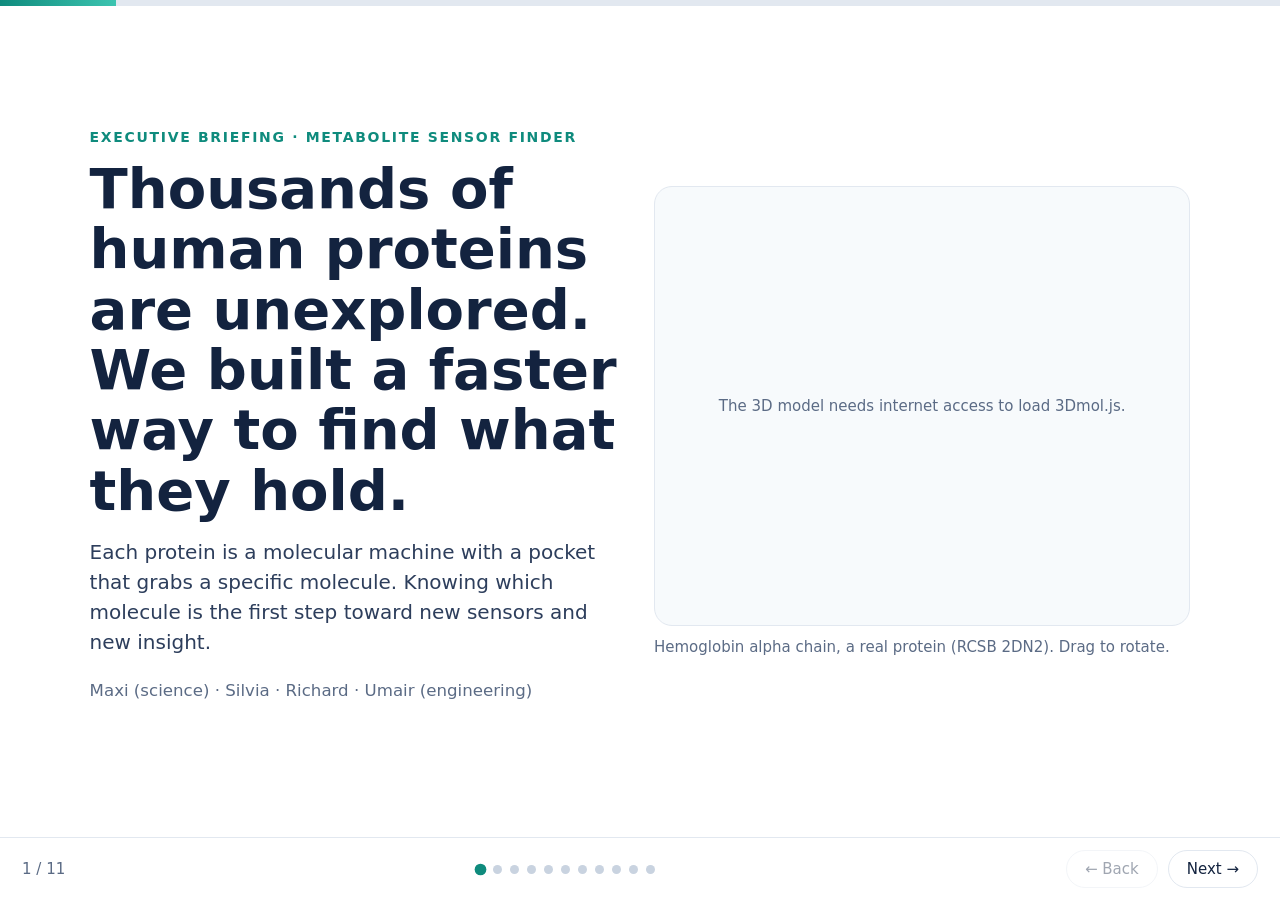
<file: executive-deck/index.html>
<!DOCTYPE html>
<html lang="en">
<head>
<meta charset="utf-8">
<meta name="viewport" content="width=device-width, initial-scale=1">
<title>Finding Hidden Molecular Sensors in the Human Body | Executive briefing</title>
<script src="https://3dmol.org/build/3Dmol-min.js"></script>
<style>
  :root {
    --ink: #13233f; --muted: #5b6b85; --line: #e2e8f0; --paper: #ffffff; --wash: #f5f8fb;
    --teal: #0f8b7d; --teal-soft: #d7f0ec; --amber: #d98a1c; --amber-soft: #fbeedb;
    --rose: #b8476b; --rose-soft: #f7e1e8; --slate: #c9d3e0; --blue: #2f6fd6; --blue-soft: #e3ecfb;
  }
  * { box-sizing: border-box; }
  html, body { margin: 0; height: 100%; font-family: "Segoe UI", system-ui, -apple-system, Roboto, sans-serif; color: var(--ink); background: var(--wash); }
  .deck { position: fixed; inset: 0; display: flex; flex-direction: column; }
  .progress { height: 6px; background: var(--line); }
  .progress > div { height: 100%; width: 0; background: linear-gradient(90deg, var(--teal), #3cc4b0); transition: width .5s ease; }
  .stage { flex: 1; position: relative; overflow: hidden; }
  .slide { position: absolute; inset: 0; padding: 4vh 7vw; display: none; flex-direction: column; justify-content: safe center; overflow-y: auto; background: var(--paper); }
  .slide.active { display: flex; }
  .eyebrow { color: var(--teal); font-weight: 700; font-size: 14px; letter-spacing: .12em; text-transform: uppercase; }
  h1 { font-size: min(4.4vw, 8.5vh, 56px); line-height: 1.08; margin: 14px 0 16px; font-weight: 760; max-width: 18ch; }
  h2 { font-size: min(3.3vw, 6vh, 40px); line-height: 1.12; margin: 12px 0 16px; font-weight: 720; max-width: 26ch; }
  p { font-size: min(1.6vw, 3vh, 20px); line-height: 1.5; color: #2d3e5c; margin: 10px 0; max-width: 68ch; }
  .sub { color: var(--muted); font-size: min(1.3vw, 2.4vh, 17px); }
  .small { font-size: 14px; color: var(--muted); margin-top: 18px; }
  .takeaway { margin-top: 22px; padding: 14px 20px; border-left: 5px solid var(--teal); background: var(--teal-soft); border-radius: 8px; font-size: min(1.6vw, 3vh, 20px); font-weight: 650; max-width: 75ch; }
  .takeaway.warm { border-color: var(--amber); background: var(--amber-soft); }
  .row { display: grid; gap: 28px; align-items: center; }
  .cols2 { display: grid; grid-template-columns: 1fr 1fr; }
  .cols3 { display: grid; grid-template-columns: repeat(3, 1fr); gap: 18px; margin-top: 24px; }
  .card { background: var(--wash); border: 1px solid var(--line); border-radius: 16px; padding: 20px 22px; transition: transform .25s, box-shadow .25s; }
  .card:hover { transform: translateY(-3px); box-shadow: 0 10px 24px rgba(19,35,63,.08); }
  .card h3 { margin: 10px 0 6px; font-size: 19px; }
  .card p { margin: 0; font-size: 16px; }
  .ico { width: 44px; height: 44px; border-radius: 12px; display: grid; place-items: center; }
  .big { font-size: min(8vw, 15vh, 112px); font-weight: 800; line-height: 1; color: var(--teal); letter-spacing: -.02em; font-variant-numeric: tabular-nums; }
  .big.rose { color: var(--rose); }
  .big.blue { color: var(--blue); }
  .label { font-size: 17px; color: var(--muted); margin-top: 10px; max-width: 28ch; }
  .tiles { display: grid; grid-template-columns: repeat(10, 1fr); gap: 5px; width: min(100%, 400px); }
  .tile { aspect-ratio: 1; border-radius: 5px; background: #e4eaf2; border: 1px solid #cdd7e3; opacity: 0; transform: scale(.6); transition: opacity .35s, transform .35s, background .35s; }
  .slide.active .tile { opacity: 1; transform: none; transition-delay: calc(var(--i) * 12ms); }
  .tile.dark { background: #e0557a; border-color: #c93f66; }
  .pbar { display: flex; height: 16px; border-radius: 8px; overflow: hidden; margin-top: 18px; max-width: 420px; }
  .pbar span { display: block; height: 100%; }
  .pbar-lbl { display: flex; justify-content: space-between; max-width: 420px; font-size: 14px; font-weight: 700; margin-top: 6px; color: var(--muted); }
  .legend { display: flex; gap: 18px; font-size: 15px; color: var(--muted); margin-top: 12px; }
  .sw { display: inline-block; width: 13px; height: 13px; border-radius: 3px; margin-right: 7px; vertical-align: -2px; }
  .viewer { width: 100%; height: min(52vh, 440px); border-radius: 18px; background: #f7fafc; border: 1px solid var(--line); position: relative; overflow: hidden; }
  .viewer .msg { position: absolute; inset: 0; display: flex; align-items: center; justify-content: center; color: var(--muted); font-size: 15px; text-align: center; padding: 20px; }
  .callouts { display: grid; gap: 12px; margin-top: 18px; }
  .callout { display: flex; gap: 14px; align-items: flex-start; }
  .callout .dotc { width: 14px; height: 14px; border-radius: 50%; margin-top: 6px; flex: 0 0 14px; }
  .callout b { font-size: 18px; }
  .callout p { margin: 2px 0 0; font-size: 16px; }
  .stage-lock { flex-shrink: 0; margin-top: 12px; background: var(--wash); border-radius: 18px; border: 1px solid var(--line); overflow: hidden; }
  .stage-lock svg { display: block; width: 100%; max-width: 520px; height: auto; margin: 0 auto; }
  .slide.active .scene { animation: scene 10s ease-in-out infinite; }
  @keyframes scene { 0% { opacity: 0; } 3%, 93% { opacity: 1; } 100% { opacity: 0; } }
  .slide.active .heme-wrap { animation: heme-in 10s cubic-bezier(.16,.84,.44,1) infinite; }
  @keyframes heme-in { 0% { transform: translate(360px, 0); opacity: 0; } 5% { opacity: 1; } 30%, 100% { transform: translate(0, 0); opacity: 1; } }
  .slide.active .o2-wrap { animation: o2-in 10s cubic-bezier(.16,.84,.44,1) infinite; }
  @keyframes o2-in { 0%, 37% { transform: translate(300px, -70px); opacity: 0; } 41% { opacity: 1; } 56%, 100% { transform: translate(0, 0); opacity: 1; } }
  .slide.active .bond { animation: bond-in 10s ease-out infinite; }
  @keyframes bond-in { 0%, 55% { opacity: 0; } 63%, 100% { opacity: 1; } }
  .slide.active .glow { transform-box: fill-box; transform-origin: center; animation: glow 10s ease-out infinite; }
  @keyframes glow { 0%, 55% { transform: scale(1); opacity: 0; } 56% { opacity: .5; } 70%, 100% { transform: scale(3); opacity: 0; } }
  .slide.active .outline { animation: outline 10s ease-in-out infinite; }
  @keyframes outline { 0%, 30% { stroke: #0f8b7d; stroke-width: 2.5; } 62%, 100% { stroke: #d98a1c; stroke-width: 4; } }
  .slide.active .boundtag { animation: bound-in 10s ease-out infinite; }
  @keyframes bound-in { 0%, 68% { opacity: 0; transform: translateY(8px); } 75%, 92% { opacity: 1; transform: translateY(0); } 97%, 100% { opacity: 0; } }
  .step-card { transition: border-color .4s ease, background .4s ease; }
  .slide.active .c1 { animation: hi1 10s ease infinite; }
  .slide.active .c2 { animation: hi2 10s ease infinite; }
  .slide.active .c3 { animation: hi3 10s ease infinite; }
  @keyframes hi1 { 0%, 30% { border-color: #d98a1c; background: #fdf6ec; } 36%, 100% { border-color: var(--line); background: var(--wash); } }
  @keyframes hi2 { 0%, 36% { border-color: var(--line); background: var(--wash); } 41%, 58% { border-color: #d98a1c; background: #fdf6ec; } 64%, 100% { border-color: var(--line); background: var(--wash); } }
  @keyframes hi3 { 0%, 70% { border-color: var(--line); background: var(--wash); } 76%, 92% { border-color: #d98a1c; background: #fdf6ec; } 96%, 100% { border-color: var(--line); background: var(--wash); } }
  .bars { margin-top: 6px; max-width: 860px; }
  .scale-cap { margin-top: 6px; font-size: 13px; font-weight: 750; letter-spacing: .1em; text-transform: uppercase; color: var(--muted); }
  .bar-row { display: grid; grid-template-columns: 200px 1fr 130px; align-items: center; gap: 14px; font-size: 18px; margin-bottom: 6px; }
  .bar-track { height: 30px; background: var(--wash); border-radius: 8px; overflow: hidden; border: 1px solid var(--line); position: relative; }
  .bar-track::after { content: ""; position: absolute; inset: 0; pointer-events: none;
    background:
      linear-gradient(rgba(19,35,63,.13), rgba(19,35,63,.13)) 23.03% 0 / 1px 100% no-repeat,
      linear-gradient(rgba(19,35,63,.13), rgba(19,35,63,.13)) 46.06% 0 / 1px 100% no-repeat,
      linear-gradient(rgba(19,35,63,.13), rgba(19,35,63,.13)) 69.09% 0 / 1px 100% no-repeat; }
  .bar-fill { height: 100%; width: 0; border-radius: 7px; transition: width 1.3s cubic-bezier(.2,.8,.2,1); }
  .slide.active .bar-fill { width: var(--w); }
  .bar-row:nth-child(2) .bar-fill { transition-delay: .18s; }
  .bar-row:nth-child(3) .bar-fill { transition-delay: .36s; }
  .bar-val { font-weight: 780; text-align: right; font-size: 20px; font-variant-numeric: tabular-nums; }
  .axis { display: grid; grid-template-columns: 200px 1fr 130px; gap: 14px; }
  .axis-line { position: relative; height: 18px; border-top: 1px solid var(--line); font-size: 13px; color: var(--muted); font-variant-numeric: tabular-nums; }
  .axis-line i { position: absolute; top: 4px; transform: translateX(-50%); font-style: normal; white-space: nowrap; }
  .axis-line i:first-child { transform: none; }
  .axis-line i:last-child { transform: translateX(-100%); }
  .eqband { margin-top: 10px; background: var(--wash); border: 1px solid var(--line); border-radius: 14px; padding: 8px 14px; display: flex; flex-wrap: wrap; gap: 10px; align-items: center; justify-content: center; }
  .echip { background: var(--paper); border: 1px solid var(--line); border-left: 4px solid var(--c, var(--teal)); border-radius: 10px; padding: 8px 16px; opacity: 0; transform: translateY(8px); transition: opacity .55s ease, transform .55s cubic-bezier(.16,.84,.44,1); }
  .echip b { display: block; font-size: 21px; font-weight: 800; font-variant-numeric: tabular-nums; }
  .echip span { display: block; font-size: 12px; font-weight: 700; letter-spacing: .08em; text-transform: uppercase; color: var(--muted); margin-top: 2px; }
  .eop { font-size: 24px; font-weight: 800; color: var(--muted); opacity: 0; transition: opacity .5s ease; }
  .slide.active .echip, .slide.active .eop { opacity: 1; transform: none; }
  .eqband > *:nth-child(1) { transition-delay: .35s; }
  .eqband > *:nth-child(2) { transition-delay: .5s; }
  .eqband > *:nth-child(3) { transition-delay: .62s; }
  .eqband > *:nth-child(4) { transition-delay: .74s; }
  .eqband > *:nth-child(5) { transition-delay: .86s; }
  .funnel { display: grid; gap: 10px; margin-top: 22px; justify-items: center; }
  .fstage { height: 78px; color: #fff; border-radius: 14px; display: flex; flex-direction: column; justify-content: center; padding: 0 22px; width: 0; min-width: 260px; overflow: hidden; transition: width .9s cubic-bezier(.2,.8,.2,1); white-space: nowrap; }
  .slide.active .fstage { width: var(--w); }
  .fstage b { font-size: 19px; }
  .fstage span { font-size: 15px; opacity: .92; white-space: normal; }
  .fdrop { color: var(--muted); font-size: 22px; line-height: 1; }
  .steps4 { display: grid; grid-template-columns: repeat(4, 1fr); gap: 0; margin-top: 26px; position: relative; }
  .steps4::before { content: ""; position: absolute; top: 25px; left: 12%; right: 12%; height: 4px; background: var(--line); border-radius: 2px; }
  .steps4 .st { text-align: center; padding: 0 10px; position: relative; }
  .steps4 .circ { width: 52px; height: 52px; border-radius: 50%; margin: 0 auto; display: grid; place-items: center; font-weight: 800; font-size: 20px; color: #fff; background: var(--teal); position: relative; z-index: 1; }
  .steps4 .st:nth-child(2) .circ { background: #2aa796; }
  .steps4 .st:nth-child(3) .circ { background: var(--blue); }
  .steps4 .st:nth-child(4) .circ { background: var(--amber); }
  .steps4 h3 { font-size: 18px; margin: 14px 0 6px; }
  .steps4 p { font-size: 15px; margin: 0; color: var(--muted); }
  .checklist { list-style: none; padding: 0; margin: 16px 0 0; display: grid; gap: 14px; }
  .checklist li { font-size: min(1.6vw, 3vh, 20px); padding-left: 36px; position: relative; color: #2d3e5c; }
  .checklist li::before { content: "✓"; position: absolute; left: 0; top: 0; color: #fff; background: var(--teal); width: 24px; height: 24px; border-radius: 50%; text-align: center; line-height: 24px; font-weight: 800; font-size: 14px; }
  table { width: 100%; border-collapse: collapse; margin-top: 16px; font-size: 16px; }
  th, td { text-align: left; padding: 11px 12px; border-bottom: 1px solid var(--line); vertical-align: top; }
  th { color: var(--muted); font-size: 13px; text-transform: uppercase; letter-spacing: .07em; }
  td.num { font-weight: 700; white-space: nowrap; }
  .footer { display: flex; justify-content: space-between; align-items: center; padding: 12px 22px; background: var(--paper); border-top: 1px solid var(--line); font-size: 15px; color: var(--muted); }
  .footer .btns { display: flex; gap: 10px; }
  .btn { border: 1px solid var(--line); background: var(--paper); color: var(--ink); border-radius: 999px; padding: 9px 18px; font-size: 15px; cursor: pointer; font-family: inherit; }
  .btn:hover { border-color: var(--teal); color: var(--teal); }
  .btn:disabled { opacity: .4; cursor: default; }
  .dots { display: flex; gap: 8px; }
  .dot { width: 9px; height: 9px; border-radius: 50%; background: var(--slate); border: 0; padding: 0; cursor: pointer; }
  .dot.on { background: var(--teal); transform: scale(1.3); }
  @media (max-width: 760px) {
    .cols2, .cols3, .steps4 { grid-template-columns: 1fr; }
    .steps4::before { display: none; }
    .bar-row { grid-template-columns: 1fr; }
    .axis { display: none; }
    .bar-val { text-align: left; }
    .slide { padding: 5vh 6vw; }
  }
</style>
</head>
<body>
<div class="deck">
  <div class="progress"><div id="bar"></div></div>
  <div class="stage">

    <!-- 1. Title -->
    <section class="slide active">
      <div class="row cols2" style="align-items:center">
        <div>
          <div class="eyebrow">Executive briefing · Metabolite Sensor Finder</div>
          <h1>Thousands of human proteins are unexplored. We built a faster way to find what they hold.</h1>
          <p>Each protein is a molecular machine with a pocket that grabs a specific molecule. Knowing which molecule is the first step toward new sensors and new insight.</p>
          <p class="sub" style="margin-top:22px">Maxi (science) · Silvia · Richard · Umair (engineering)</p>
        </div>
        <div>
          <div class="viewer" id="v-title"><div class="msg">Loading 3D model…</div></div>
          <div class="legend"><span>Hemoglobin alpha chain, a real protein (RCSB 2DN2). Drag to rotate.</span></div>
        </div>
      </div>
    </section>

    <!-- 2. The gap -->
    <section class="slide">
      <div class="eyebrow">The problem</div>
      <h2>More than one in four human genes has no known job.</h2>
      <div class="row cols2" style="margin-top:12px">
        <div>
          <div class="big rose" data-count="27.8" data-dec="1">0%</div>
          <div class="label"><b style="color:var(--rose)">Unknown</b>: protein-coding genes with little or no known function</div>
          <div class="pbar"><span style="width:27.8%;background:var(--rose)"></span><span style="width:72.2%;background:#e4eaf2"></span></div>
          <div class="pbar-lbl"><span style="color:var(--rose)">27.8% unknown</span><span>72.2% known</span></div>
          <p class="small">5,679 of 20,412 genes · Pharos (NIH), 2026</p>
        </div>
        <div>
          <div class="tiles" id="tiles"></div>
          <div class="legend">
            <span><span class="sw" style="background:#e4eaf2;border:1px solid #cdd7e3"></span>Known (72.2%)</span>
            <span><span class="sw" style="background:var(--rose)"></span>Unknown (27.8%)</span>
            <span>1 square ≈ 200 genes</span>
          </div>
        </div>
      </div>
      <div class="takeaway warm">About 5,700 human genes whose function science has barely characterized.</div>
    </section>

    <!-- 3. Why it matters -->
    <section class="slide">
      <div class="eyebrow">Why it matters</div>
      <h2>A protein that holds a molecule can become a sensor.</h2>
      <div class="cols3">
        <div class="card"><div class="ico" style="background:var(--teal-soft)"><svg width="24" height="24" viewBox="0 0 24 24" fill="none" stroke="#0f8b7d" stroke-width="2.2"><path d="M2 12c3-6 17-6 20 0-3 6-17 6-20 0z"/><circle cx="12" cy="12" r="3"/></svg></div><h3>Biosensors</h3><p>Detect a metabolite in blood, food or the environment.</p></div>
        <div class="card"><div class="ico" style="background:var(--blue-soft)"><svg width="24" height="24" viewBox="0 0 24 24" fill="none" stroke="#2f6fd6" stroke-width="2.2"><path d="M3 17l5-6 4 4 5-8 4 5"/></svg></div><h3>Diagnostics</h3><p>Spot changes in metabolism linked to disease.</p></div>
        <div class="card"><div class="ico" style="background:var(--amber-soft)"><svg width="24" height="24" viewBox="0 0 24 24" fill="none" stroke="#d98a1c" stroke-width="2.2"><path d="M4 4h16v12H8l-4 4z"/></svg></div><h3>Biology</h3><p>Explain what thousands of unknown genes do.</p></div>
      </div>
      <p class="small">Scale check: up to about 7,000 dark genes if the uncharacterized share reaches 35% of 20,000. The measured figure is 5,679.</p>
    </section>

    <!-- 4. The molecule -->
    <section class="slide">
      <div class="eyebrow">The molecule</div>
      <h2>Heme: the iron ring that holds oxygen in your blood.</h2>
      <div class="row cols2" style="margin-top:8px">
        <div class="viewer" id="v-heme" data-spin="1"><div class="msg">Loading molecule…</div></div>
        <div>
          <div class="callouts">
            <div class="callout"><span class="dotc" style="background:var(--amber)"></span><div><b>Iron atom (Fe)</b><p>The grip point. Oxygen attaches here.</p></div></div>
            <div class="callout"><span class="dotc" style="background:#8a6a3c"></span><div><b>Flat carbon ring</b><p>Holds the iron in place inside the protein.</p></div></div>
            <div class="callout"><span class="dotc" style="background:var(--teal)"></span><div><b>Essential ligand</b><p>A small molecule the protein cannot work without.</p></div></div>
          </div>
          <p class="small">Model: heme from the 1.25 Å crystal structure of human hemoglobin (RCSB 2DN2). Drag to rotate.</p>
        </div>
      </div>
    </section>

    <!-- 5. Lock and key -->
    <section class="slide">
      <div class="eyebrow">How binding works</div>
      <h2>A molecule that fits the pocket sticks. That is binding.</h2>
      <div class="stage-lock"><svg id="lock-svg" viewBox="0 0 900 360" role="img" aria-label="Animation: the heme molecule fits the protein pocket, oxygen docks on the iron, and histidines hold it in place"></svg></div>
      <div class="row cols3" style="margin-top:14px">
        <div class="card step-card c1"><h3>1 · Fit</h3><p>The heme shape matches the pocket. Only the right shape enters.</p></div>
        <div class="card step-card c2"><h3>2 · Stick</h3><p>Oxygen docks on the iron. Histidine side chains hold it in place.</p></div>
        <div class="card step-card c3"><h3>3 · Held</h3><p>The bound molecule stays put. A sensor works by detecting this step.</p></div>
      </div>
    </section>

    <!-- 6. Search scale -->
    <section class="slide">
      <div class="eyebrow">The search problem</div>
      <h2>Millions of possible protein–molecule pairs.</h2>
      <div class="row cols2" style="margin-top:2px">
        <div>
          <div class="big blue" data-count="3543480" data-dec="0" style="font-size:min(7vw,13vh,100px)">0</div>
          <div class="label">possible protein–molecule pairs</div>
        </div>
        <div class="takeaway" style="margin-top:0">Checking each pair with detailed 3D modelling is too slow to do one by one. Even at one second per pair, all 3,543,480 would take 41 days without stopping.</div>
      </div>
      <div class="eqband">
        <div class="echip" style="--c:var(--teal)"><b>8,685</b><span>Protein regions</span></div>
        <div class="eop">×</div>
        <div class="echip" style="--c:var(--amber)"><b>408</b><span>Molecules</span></div>
        <div class="eop">=</div>
        <div class="echip" style="--c:var(--blue)"><b>3,543,480</b><span>Possible pairs</span></div>
      </div>
      <div class="scale-cap">The dataset at a glance · one linear scale</div>
      <div class="bars">
        <div class="bar-row"><span>Protein regions</span><div class="bar-track"><div class="bar-fill" style="--w:100%;background:var(--teal)"></div></div><span class="bar-val">8,685</span></div>
        <div class="bar-row"><span>Genes</span><div class="bar-track"><div class="bar-fill" style="--w:44.5%;background:var(--blue)"></div></div><span class="bar-val">3,864</span></div>
        <div class="bar-row"><span>Molecules</span><div class="bar-track"><div class="bar-fill" style="--w:4.7%;background:var(--amber)"></div></div><span class="bar-val">408</span></div>
        <div class="axis"><span></span><div class="axis-line"><i style="left:0">0</i><i style="left:23.03%">2,000</i><i style="left:46.06%">4,000</i><i style="left:69.09%">6,000</i><i style="left:100%">8,685</i></div><span></span></div>
      </div>
    </section>

    <!-- 7. Funnel -->
    <section class="slide">
      <div class="eyebrow">Our approach</div>
      <h2>Three filters, from broad to precise. Only the strongest reach the final check.</h2>
      <div class="funnel" style="margin-top:12px;gap:6px">
        <div class="fstage" style="--w:100%;background:var(--teal)"><b>1 · Quick sequence screen</b><span>Score every protein region from its sequence. Keep likely binders.</span></div>
        <div class="fdrop">▼ only likely binders move on</div>
        <div class="fstage" style="--w:78%;background:#2aa796"><b>2 · Molecule match</b><span>Score each remaining region against every candidate molecule.</span></div>
        <div class="fdrop">▼ only strong matches move on</div>
        <div class="fstage" style="--w:56%;background:var(--amber)"><b>3 · Detailed 3D check</b><span>Simulate how the molecule fits, for the final matches only.</span></div>
      </div>
      <p class="small">Every score is kept, including the failures. Filters only decide what gets the next, more detailed check.</p>
    </section>

    <!-- 8. Process -->
    <section class="slide">
      <div class="eyebrow">How the work runs</div>
      <h2>From a protein list to a ranked shortlist, without manual hand-offs.</h2>
      <div class="steps4">
        <div class="st"><div class="circ">1</div><h3>Load</h3><p>Protein sequences and molecule list go in.</p></div>
        <div class="st"><div class="circ">2</div><h3>Screen</h3><p>Three filters run in order, from broad to precise.</p></div>
        <div class="st"><div class="circ">3</div><h3>Check</h3><p>Detailed 3D models for the final matches.</p></div>
        <div class="st"><div class="circ">4</div><h3>Rank</h3><p>A shortlist with every score and threshold stated.</p></div>
      </div>
      <ul class="checklist" style="margin-top:34px">
        <li>An AI agent runs the three tools and handles the file hand-offs that normally take a scientist days.</li>
        <li>Work runs in batches with saved checkpoints, so a failure never restarts the whole screen.</li>
        <li>Every threshold is stated and every borderline hit is flagged, so each prediction can be judged rather than just accepted.</li>
      </ul>
    </section>

    <!-- 9. Deliverables -->
    <section class="slide">
      <div class="eyebrow">What you get</div>
      <h2>A ranked, auditable shortlist of protein–molecule matches.</h2>
      <div class="cols3">
        <div class="card"><div class="ico" style="background:var(--teal-soft)"><svg width="24" height="24" viewBox="0 0 24 24" fill="none" stroke="#0f8b7d" stroke-width="2.2"><rect x="4" y="4" width="16" height="16" rx="2"/><path d="M4 9h16M9 9v11"/></svg></div><h3>Full score table</h3><p>Every protein and every pair, pass or fail.</p></div>
        <div class="card"><div class="ico" style="background:var(--amber-soft)"><svg width="24" height="24" viewBox="0 0 24 24" fill="none" stroke="#d98a1c" stroke-width="2.2"><path d="M5 4h14v16l-7-4-7 4z"/></svg></div><h3>Shortlist</h3><p>Matches that pass all three filters, with thresholds stated.</p></div>
        <div class="card"><div class="ico" style="background:var(--blue-soft)"><svg width="24" height="24" viewBox="0 0 24 24" fill="none" stroke="#2f6fd6" stroke-width="2.2"><circle cx="12" cy="12" r="8"/><path d="M12 4v16M4 12h16"/></svg></div><h3>3D poses</h3><p>Models of how each final match sits in its pocket.</p></div>
      </div>
      <div class="takeaway warm">These are computer predictions. Each hit needs laboratory confirmation before any product use.</div>
    </section>

    <!-- 10. Decisions -->
    <section class="slide">
      <div class="eyebrow">Decisions needed</div>
      <h2>Approve a small pilot before scaling.</h2>
      <div class="takeaway">Pilot: run a small protein set, measure real results and turnaround, then decide whether to scale to several thousand.</div>
      <ul class="checklist" style="margin-top:26px">
        <li>Approve the pilot.</li>
        <li>Name the molecules of highest business interest, so filter 2 starts there.</li>
        <li>Agree who reviews predicted matches for laboratory confirmation.</li>
      </ul>
    </section>

    <!-- 11. Evidence -->
    <section class="slide">
      <div class="eyebrow">Evidence</div>
      <h2>Every number traces to a source.</h2>
      <table>
        <tr><th>Figure</th><th>Value</th><th>Source</th></tr>
        <tr><td>Protein-coding genes</td><td class="num">20,412</td><td>Pharos 3.15.1, Sci. Rep. 2026</td></tr>
        <tr><td>Dark (little known) genes</td><td class="num">5,679 (27.8%)</td><td>Same</td></tr>
        <tr><td>Dark share, reviewed proteins</td><td class="num">about 31%</td><td>Pharos 2023, NAR (gkac1033)</td></tr>
        <tr><td>Upper bound</td><td class="num">about 7,000</td><td>35% of 20,000; not a count</td></tr>
        <tr><td>Binding domains, genes, molecules</td><td class="num">8,685 · 3,864 · 408</td><td>Project dataset (CSV)</td></tr>
        <tr><td>Molecule and protein structure</td><td class="num">2DN2, 1.25 Å</td><td>RCSB PDB</td></tr>
        <tr><td>Pipeline stages</td><td class="num">3 filters</td><td>Project agent definition (Agent_v1)</td></tr>
      </table>
    </section>

  </div>
  <div class="footer">
    <span id="count">1 / 11</span>
    <div class="dots" id="dots"></div>
    <div class="btns">
      <button class="btn" id="prev">← Back</button>
      <button class="btn" id="next">Next →</button>
    </div>
  </div>
</div>

<script>
const PROTEIN_PDB = `HEADER 2DN2 chain A alpha + HEM extracted
ATOM      1  N   VAL A   1      19.196  29.328  42.972  1.00 55.95           N  
ATOM      2  CA  VAL A   1      20.051  30.407  42.494  1.00 42.26           C  
ATOM      3  C   VAL A   1      21.508  29.960  42.603  1.00 37.89           C  
ATOM      4  O   VAL A   1      21.867  29.335  43.606  1.00 38.48           O  
ATOM      5  CB  VAL A   1      19.767  31.715  43.260  1.00 50.55           C  
ATOM      6  CG1 VAL A   1      18.614  31.552  44.248  1.00 61.07           C  
ATOM      7  CG2 VAL A   1      20.988  32.251  44.005  1.00 56.10           C  
ATOM      8  N   LEU A   2      22.299  30.247  41.578  1.00 34.16           N  
ATOM      9  CA  LEU A   2      23.714  29.983  41.566  1.00 30.27           C  
ATOM     10  C   LEU A   2      24.451  31.041  42.367  1.00 27.18           C  
ATOM     11  O   LEU A   2      24.400  32.223  42.036  1.00 33.46           O  
ATOM     12  CB  LEU A   2      24.269  30.070  40.151  1.00 33.87           C  
ATOM     13  CG  LEU A   2      24.619  28.758  39.475  1.00 35.49           C  
ATOM     14  CD1 LEU A   2      24.188  27.527  40.242  1.00 32.93           C  
ATOM     15  CD2 LEU A   2      23.997  28.782  38.080  1.00 33.36           C  
ATOM     16  N   SER A   3      25.124  30.630  43.423  1.00 25.60           N  
ATOM     17  CA  SER A   3      25.880  31.615  44.196  1.00 29.46           C  
ATOM     18  C   SER A   3      27.128  32.005  43.425  1.00 31.11           C  
ATOM     19  O   SER A   3      27.571  31.383  42.449  1.00 27.15           O  
ATOM     20  CB  SER A   3      26.194  30.988  45.550  1.00 30.58           C  
ATOM     21  OG  SER A   3      27.316  30.103  45.421  1.00 26.37           O  
ATOM     22  N   PRO A   4      27.769  33.086  43.855  1.00 36.60           N  
ATOM     23  CA  PRO A   4      29.044  33.462  43.208  1.00 33.95           C  
ATOM     24  C   PRO A   4      30.059  32.344  43.343  1.00 29.28           C  
ATOM     25  O   PRO A   4      30.846  32.059  42.440  1.00 32.71           O  
ATOM     26  CB  PRO A   4      29.480  34.710  43.973  1.00 41.43           C  
ATOM     27  CG  PRO A   4      28.289  35.212  44.714  1.00 43.13           C  
ATOM     28  CD  PRO A   4      27.362  34.044  44.911  1.00 40.62           C  
ATOM     29  N   ALA A   5      30.043  31.663  44.488  1.00 29.78           N  
ATOM     30  CA  ALA A   5      31.016  30.569  44.600  1.00 27.87           C  
ATOM     31  C   ALA A   5      30.645  29.417  43.684  1.00 23.23           C  
ATOM     32  O   ALA A   5      31.561  28.741  43.214  1.00 25.67           O  
ATOM     33  CB  ALA A   5      31.142  30.079  46.051  1.00 36.09           C  
ATOM     34  N   ASP A   6      29.359  29.209  43.488  1.00 19.36           N  
ATOM     35  CA  ASP A   6      28.976  28.145  42.539  1.00 19.88           C  
ATOM     36  C   ASP A   6      29.498  28.451  41.138  1.00 18.11           C  
ATOM     37  O   ASP A   6      29.994  27.613  40.388  1.00 20.26           O  
ATOM     38  CB  ASP A   6      27.470  27.992  42.433  1.00 17.52           C  
ATOM     39  CG  ASP A   6      26.799  27.328  43.635  1.00 18.11           C  
ATOM     40  OD1 ASP A   6      27.405  26.420  44.231  1.00 19.18           O  
ATOM     41  OD2 ASP A   6      25.655  27.815  43.923  1.00 20.58           O  
ATOM     42  N   LYS A   7      29.344  29.735  40.793  1.00 19.91           N  
ATOM     43  CA  LYS A   7      29.805  30.113  39.456  1.00 22.31           C  
ATOM     44  C   LYS A   7      31.313  29.922  39.321  1.00 24.41           C  
ATOM     45  O   LYS A   7      31.773  29.457  38.259  1.00 22.96           O  
ATOM     46  CB  LYS A   7      29.372  31.550  39.142  1.00 23.39           C  
ATOM     47  CG  LYS A   7      27.834  31.696  39.172  1.00 27.32           C  
ATOM     48  CD  LYS A   7      27.424  33.135  38.940  1.00 30.54           C  
ATOM     49  CE  LYS A   7      26.033  33.467  39.450  1.00 31.65           C  
ATOM     50  NZ  LYS A   7      25.898  34.951  39.312  1.00 40.73           N  
ATOM     51  N   THR A   8      32.023  30.264  40.405  1.00 22.93           N  
ATOM     52  CA  THR A   8      33.486  30.030  40.370  1.00 26.16           C  
ATOM     53  C   THR A   8      33.847  28.564  40.181  1.00 20.57           C  
ATOM     54  O   THR A   8      34.736  28.172  39.407  1.00 25.87           O  
ATOM     55  CB  THR A   8      34.047  30.627  41.694  1.00 33.17           C  
ATOM     56  OG1 THR A   8      34.022  32.051  41.541  1.00 31.85           O  
ATOM     57  CG2 THR A   8      35.473  30.238  41.946  1.00 46.05           C  
ATOM     58  N   ASN A   9      33.121  27.695  40.885  1.00 20.79           N  
ATOM     59  CA  ASN A   9      33.392  26.264  40.858  1.00 20.68           C  
ATOM     60  C   ASN A   9      33.113  25.631  39.496  1.00 20.26           C  
ATOM     61  O   ASN A   9      33.835  24.771  38.976  1.00 23.94           O  
ATOM     62  CB  ASN A   9      32.493  25.627  41.928  1.00 21.84           C  
ATOM     63  CG  ASN A   9      33.077  25.808  43.294  1.00 23.53           C  
ATOM     64  OD1 ASN A   9      34.276  26.102  43.461  1.00 28.12           O  
ATOM     65  ND2 ASN A   9      32.230  25.608  44.309  1.00 24.45           N  
ATOM     66  N   VAL A  10      31.989  26.068  38.913  1.00 18.89           N  
ATOM     67  CA  VAL A  10      31.588  25.553  37.602  1.00 19.48           C  
ATOM     68  C   VAL A  10      32.614  25.984  36.562  1.00 19.66           C  
ATOM     69  O   VAL A  10      33.040  25.197  35.718  1.00 23.42           O  
ATOM     70  CB  VAL A  10      30.172  26.033  37.251  1.00 19.22           C  
ATOM     71  CG1 VAL A  10      29.820  25.644  35.826  1.00 21.16           C  
ATOM     72  CG2 VAL A  10      29.122  25.468  38.236  1.00 21.22           C  
ATOM     73  N   LYS A  11      33.059  27.235  36.588  1.00 22.30           N  
ATOM     74  CA  LYS A  11      33.998  27.736  35.558  1.00 23.12           C  
ATOM     75  C   LYS A  11      35.331  27.011  35.642  1.00 24.20           C  
ATOM     76  O   LYS A  11      35.951  26.732  34.638  1.00 28.75           O  
ATOM     77  CB  LYS A  11      34.233  29.237  35.669  1.00 25.04           C  
ATOM     78  CG  LYS A  11      32.973  29.997  35.326  1.00 29.70           C  
ATOM     79  CD  LYS A  11      33.047  31.481  35.650  1.00 37.45           C  
ATOM     80  CE  LYS A  11      31.663  32.107  35.435  1.00 44.98           C  
ATOM     81  NZ  LYS A  11      31.516  32.764  34.101  1.00 58.48           N  
ATOM     82  N   ALA A  12      35.750  26.706  36.869  1.00 25.52           N  
ATOM     83  CA  ALA A  12      37.005  25.969  36.988  1.00 29.13           C  
ATOM     84  C   ALA A  12      36.945  24.523  36.504  1.00 27.68           C  
ATOM     85  O   ALA A  12      37.843  24.000  35.827  1.00 30.39           O  
ATOM     86  CB  ALA A  12      37.368  25.989  38.462  1.00 32.79           C  
ATOM     87  N   ALA A  13      35.837  23.847  36.877  1.00 26.60           N  
ATOM     88  CA  ALA A  13      35.676  22.467  36.481  1.00 24.40           C  
ATOM     89  C   ALA A  13      35.518  22.389  34.958  1.00 22.92           C  
ATOM     90  O   ALA A  13      36.105  21.531  34.287  1.00 24.60           O  
ATOM     91  CB  ALA A  13      34.447  21.846  37.147  1.00 25.62           C  
ATOM     92  N   TRP A  14      34.682  23.262  34.409  1.00 24.13           N  
ATOM     93  CA  TRP A  14      34.493  23.197  32.975  1.00 24.40           C  
ATOM     94  C   TRP A  14      35.750  23.544  32.193  1.00 27.74           C  
ATOM     95  O   TRP A  14      35.966  23.090  31.073  1.00 30.32           O  
ATOM     96  CB  TRP A  14      33.414  24.211  32.518  1.00 30.78           C  
ATOM     97  CG  TRP A  14      32.712  23.703  31.295  1.00 29.97           C  
ATOM     98  CD1 TRP A  14      32.699  24.296  30.057  1.00 30.19           C  
ATOM     99  CD2 TRP A  14      31.927  22.498  31.180  1.00 31.52           C  
ATOM    100  NE1 TRP A  14      31.949  23.532  29.193  1.00 27.23           N  
ATOM    101  CE2 TRP A  14      31.465  22.422  29.854  1.00 30.20           C  
ATOM    102  CE3 TRP A  14      31.570  21.475  32.079  1.00 39.95           C  
ATOM    103  CZ2 TRP A  14      30.663  21.368  29.382  1.00 38.62           C  
ATOM    104  CZ3 TRP A  14      30.771  20.452  31.577  1.00 46.54           C  
ATOM    105  CH2 TRP A  14      30.314  20.380  30.255  1.00 44.36           C  
ATOM    106  N   GLY A  15      36.568  24.403  32.791  1.00 33.29           N  
ATOM    107  CA  GLY A  15      37.788  24.864  32.144  1.00 34.66           C  
ATOM    108  C   GLY A  15      38.763  23.701  32.074  1.00 34.35           C  
ATOM    109  O   GLY A  15      39.457  23.592  31.077  1.00 38.68           O  
ATOM    110  N   LYS A  16      38.724  22.881  33.127  1.00 35.29           N  
ATOM    111  CA  LYS A  16      39.451  21.621  33.125  1.00 34.76           C  
ATOM    112  C   LYS A  16      38.968  20.713  32.001  1.00 34.14           C  
ATOM    113  O   LYS A  16      39.732  20.033  31.318  1.00 39.16           O  
ATOM    114  CB  LYS A  16      39.282  20.961  34.493  1.00 39.72           C  
ATOM    115  CG  LYS A  16      40.031  19.650  34.606  1.00 44.35           C  
ATOM    116  CD  LYS A  16      41.544  19.862  34.544  1.00 52.36           C  
ATOM    117  CE  LYS A  16      42.212  18.623  33.951  1.00 61.01           C  
ATOM    118  NZ  LYS A  16      41.333  17.995  32.905  1.00 81.09           N  
ATOM    119  N   VAL A  17      37.648  20.697  31.813  1.00 28.06           N  
ATOM    120  CA  VAL A  17      37.030  19.855  30.793  1.00 28.12           C  
ATOM    121  C   VAL A  17      37.647  20.256  29.464  1.00 30.25           C  
ATOM    122  O   VAL A  17      38.154  19.378  28.773  1.00 31.07           O  
ATOM    123  CB  VAL A  17      35.513  19.994  30.738  1.00 27.47           C  
ATOM    124  CG1 VAL A  17      35.033  19.554  29.368  1.00 31.54           C  
ATOM    125  CG2 VAL A  17      34.851  19.198  31.874  1.00 32.82           C  
ATOM    126  N   GLY A  18      37.590  21.565  29.224  1.00 31.23           N  
ATOM    127  CA  GLY A  18      38.266  22.087  28.068  1.00 36.84           C  
ATOM    128  C   GLY A  18      37.879  21.401  26.771  1.00 31.01           C  
ATOM    129  O   GLY A  18      36.706  21.365  26.394  1.00 35.62           O  
ATOM    130  N   ALA A  19      38.935  20.903  26.094  1.00 31.36           N  
ATOM    131  CA  ALA A  19      38.843  20.439  24.713  1.00 30.95           C  
ATOM    132  C   ALA A  19      38.180  19.067  24.664  1.00 29.61           C  
ATOM    133  O   ALA A  19      37.820  18.625  23.571  1.00 37.47           O  
ATOM    134  CB  ALA A  19      40.219  20.485  24.048  1.00 36.47           C  
ATOM    135  N   HIS A  20      37.990  18.435  25.832  1.00 25.01           N  
ATOM    136  CA  HIS A  20      37.281  17.168  25.840  1.00 24.06           C  
ATOM    137  C   HIS A  20      35.774  17.322  25.959  1.00 23.98           C  
ATOM    138  O   HIS A  20      35.135  16.285  26.122  1.00 22.57           O  
ATOM    139  CB  HIS A  20      37.753  16.328  27.039  1.00 26.98           C  
ATOM    140  CG  HIS A  20      39.247  16.107  26.965  1.00 36.71           C  
ATOM    141  ND1 HIS A  20      39.809  15.186  26.114  1.00 43.72           N  
ATOM    142  CD2 HIS A  20      40.281  16.686  27.630  1.00 43.16           C  
ATOM    143  CE1 HIS A  20      41.134  15.202  26.247  1.00 45.13           C  
ATOM    144  NE2 HIS A  20      41.444  16.112  27.173  1.00 46.54           N  
ATOM    145  N   ALA A  21      35.233  18.528  25.901  1.00 25.56           N  
ATOM    146  CA  ALA A  21      33.815  18.705  26.190  1.00 25.31           C  
ATOM    147  C   ALA A  21      32.945  17.821  25.282  1.00 25.28           C  
ATOM    148  O   ALA A  21      31.991  17.219  25.780  1.00 26.83           O  
ATOM    149  CB  ALA A  21      33.429  20.187  26.107  1.00 29.98           C  
ATOM    150  N   GLY A  22      33.224  17.738  23.979  1.00 24.86           N  
ATOM    151  CA  GLY A  22      32.466  16.917  23.046  1.00 28.43           C  
ATOM    152  C   GLY A  22      32.553  15.450  23.361  1.00 26.23           C  
ATOM    153  O   GLY A  22      31.532  14.789  23.313  1.00 26.04           O  
ATOM    154  N   GLU A  23      33.720  14.902  23.691  1.00 21.82           N  
ATOM    155  CA  GLU A  23      33.882  13.495  24.028  1.00 21.21           C  
ATOM    156  C   GLU A  23      33.065  13.139  25.276  1.00 18.41           C  
ATOM    157  O   GLU A  23      32.373  12.128  25.402  1.00 19.45           O  
ATOM    158  CB  GLU A  23      35.353  13.182  24.284  1.00 25.15           C  
ATOM    159  CG  GLU A  23      35.572  11.815  24.916  1.00 38.01           C  
ATOM    160  CD  GLU A  23      36.373  10.817  24.117  1.00 48.72           C  
ATOM    161  OE1 GLU A  23      35.791  10.188  23.188  1.00 67.55           O  
ATOM    162  OE2 GLU A  23      37.581  10.621  24.440  1.00 77.14           O  
ATOM    163  N   TYR A  24      33.152  14.020  26.264  1.00 17.40           N  
ATOM    164  CA  TYR A  24      32.380  13.820  27.489  1.00 16.17           C  
ATOM    165  C   TYR A  24      30.898  13.942  27.259  1.00 16.05           C  
ATOM    166  O   TYR A  24      30.107  13.249  27.920  1.00 16.88           O  
ATOM    167  CB  TYR A  24      32.784  14.857  28.573  1.00 18.32           C  
ATOM    168  CG  TYR A  24      34.240  14.679  29.036  1.00 19.67           C  
ATOM    169  CD1 TYR A  24      34.764  15.555  29.959  1.00 21.40           C  
ATOM    170  CD2 TYR A  24      35.069  13.677  28.548  1.00 21.08           C  
ATOM    171  CE1 TYR A  24      36.056  15.454  30.405  1.00 21.70           C  
ATOM    172  CE2 TYR A  24      36.393  13.543  28.977  1.00 22.05           C  
ATOM    173  CZ  TYR A  24      36.860  14.454  29.912  1.00 23.93           C  
ATOM    174  OH  TYR A  24      38.159  14.384  30.392  1.00 25.52           O  
ATOM    175  N   GLY A  25      30.499  14.809  26.328  1.00 17.47           N  
ATOM    176  CA  GLY A  25      29.053  14.889  26.047  1.00 18.26           C  
ATOM    177  C   GLY A  25      28.544  13.594  25.428  1.00 15.62           C  
ATOM    178  O   GLY A  25      27.457  13.110  25.742  1.00 16.63           O  
ATOM    179  N   ALA A  26      29.348  13.042  24.509  1.00 16.56           N  
ATOM    180  CA  ALA A  26      28.955  11.775  23.915  1.00 16.71           C  
ATOM    181  C   ALA A  26      28.924  10.631  24.941  1.00 16.15           C  
ATOM    182  O   ALA A  26      28.031   9.755  24.940  1.00 16.28           O  
ATOM    183  CB  ALA A  26      29.900  11.382  22.781  1.00 19.63           C  
ATOM    184  N   GLU A  27      29.913  10.650  25.854  1.00 16.29           N  
ATOM    185  CA  GLU A  27      29.896   9.613  26.890  1.00 14.01           C  
ATOM    186  C   GLU A  27      28.680   9.754  27.789  1.00 12.81           C  
ATOM    187  O   GLU A  27      28.066   8.771  28.176  1.00 14.23           O  
ATOM    188  CB  GLU A  27      31.181   9.737  27.731  1.00 15.60           C  
ATOM    189  CG  GLU A  27      31.253   8.705  28.828  1.00 15.34           C  
ATOM    190  CD  GLU A  27      32.559   8.804  29.625  1.00 17.14           C  
ATOM    191  OE1 GLU A  27      32.522   8.458  30.819  1.00 19.10           O  
ATOM    192  OE2 GLU A  27      33.601   9.223  29.078  1.00 19.67           O  
ATOM    193  N   ALA A  28      28.331  10.992  28.131  1.00 12.61           N  
ATOM    194  CA  ALA A  28      27.163  11.184  28.999  1.00 13.09           C  
ATOM    195  C   ALA A  28      25.887  10.666  28.345  1.00 13.45           C  
ATOM    196  O   ALA A  28      25.038  10.061  28.987  1.00 13.61           O  
ATOM    197  CB  ALA A  28      27.062  12.670  29.342  1.00 14.90           C  
ATOM    198  N   LEU A  29      25.749  10.900  27.020  1.00 13.43           N  
ATOM    199  CA  LEU A  29      24.573  10.387  26.332  1.00 14.62           C  
ATOM    200  C   LEU A  29      24.555   8.862  26.345  1.00 14.05           C  
ATOM    201  O   LEU A  29      23.502   8.234  26.549  1.00 14.17           O  
ATOM    202  CB  LEU A  29      24.573  10.876  24.869  1.00 16.14           C  
ATOM    203  CG  LEU A  29      24.294  12.378  24.712  1.00 17.08           C  
ATOM    204  CD1 LEU A  29      24.617  12.700  23.240  1.00 21.93           C  
ATOM    205  CD2 LEU A  29      22.880  12.751  25.089  1.00 17.43           C  
ATOM    206  N   GLU A  30      25.721   8.268  26.109  1.00 14.74           N  
ATOM    207  CA  GLU A  30      25.727   6.799  26.090  1.00 15.79           C  
ATOM    208  C   GLU A  30      25.378   6.234  27.465  1.00 14.33           C  
ATOM    209  O   GLU A  30      24.673   5.244  27.586  1.00 15.28           O  
ATOM    210  CB  GLU A  30      27.092   6.287  25.630  1.00 17.62           C  
ATOM    211  CG  GLU A  30      27.226   4.785  25.783  1.00 23.87           C  
ATOM    212  CD  GLU A  30      28.401   4.309  24.921  1.00 33.94           C  
ATOM    213  OE1 GLU A  30      29.407   5.043  24.810  1.00 38.07           O  
ATOM    214  OE2 GLU A  30      28.328   3.214  24.340  1.00 41.88           O  
ATOM    215  N   ARG A  31      25.926   6.891  28.491  1.00 13.11           N  
ATOM    216  CA  ARG A  31      25.550   6.465  29.841  1.00 13.56           C  
ATOM    217  C   ARG A  31      24.039   6.572  30.085  1.00 13.17           C  
ATOM    218  O   ARG A  31      23.440   5.705  30.713  1.00 15.19           O  
ATOM    219  CB  ARG A  31      26.291   7.306  30.912  1.00 13.72           C  
ATOM    220  CG  ARG A  31      27.771   6.900  31.008  1.00 14.35           C  
ATOM    221  CD  ARG A  31      28.533   7.879  31.905  1.00 15.09           C  
ATOM    222  NE  ARG A  31      29.965   7.530  31.983  1.00 15.49           N  
ATOM    223  CZ  ARG A  31      30.473   6.507  32.659  1.00 14.89           C  
ATOM    224  NH1 ARG A  31      29.747   5.643  33.377  1.00 14.99           N  
ATOM    225  NH2 ARG A  31      31.761   6.296  32.635  1.00 16.70           N  
ATOM    226  N   MET A  32      23.445   7.668  29.562  1.00 12.49           N  
ATOM    227  CA  MET A  32      21.998   7.850  29.737  1.00 12.74           C  
ATOM    228  C   MET A  32      21.219   6.779  29.025  1.00 12.74           C  
ATOM    229  O   MET A  32      20.271   6.216  29.577  1.00 13.61           O  
ATOM    230  CB  MET A  32      21.647   9.279  29.240  1.00 13.20           C  
ATOM    231  CG  MET A  32      20.148   9.551  29.423  1.00 15.11           C  
ATOM    232  SD  MET A  32      19.685  11.133  28.758  1.00 16.51           S  
ATOM    233  CE  MET A  32      19.815  10.850  27.014  1.00 17.47           C  
ATOM    234  N   PHE A  33      21.578   6.479  27.776  1.00 13.63           N  
ATOM    235  CA  PHE A  33      20.785   5.513  27.009  1.00 14.48           C  
ATOM    236  C   PHE A  33      20.863   4.144  27.627  1.00 14.21           C  
ATOM    237  O   PHE A  33      19.907   3.373  27.603  1.00 16.21           O  
ATOM    238  CB  PHE A  33      21.299   5.401  25.554  1.00 15.19           C  
ATOM    239  CG  PHE A  33      21.075   6.694  24.778  1.00 15.84           C  
ATOM    240  CD1 PHE A  33      19.908   7.435  24.888  1.00 17.64           C  
ATOM    241  CD2 PHE A  33      22.082   7.117  23.918  1.00 18.59           C  
ATOM    242  CE1 PHE A  33      19.749   8.611  24.165  1.00 19.69           C  
ATOM    243  CE2 PHE A  33      21.914   8.295  23.201  1.00 20.89           C  
ATOM    244  CZ  PHE A  33      20.759   9.026  23.298  1.00 21.32           C  
ATOM    245  N   LEU A  34      22.015   3.825  28.227  1.00 14.48           N  
ATOM    246  CA  LEU A  34      22.164   2.504  28.816  1.00 15.45           C  
ATOM    247  C   LEU A  34      21.483   2.427  30.192  1.00 14.32           C  
ATOM    248  O   LEU A  34      20.898   1.393  30.514  1.00 16.68           O  
ATOM    249  CB  LEU A  34      23.650   2.173  28.998  1.00 17.15           C  
ATOM    250  CG  LEU A  34      24.386   1.771  27.727  1.00 22.91           C  
ATOM    251  CD1 LEU A  34      25.797   1.308  28.119  1.00 24.85           C  
ATOM    252  CD2 LEU A  34      23.617   0.711  26.973  1.00 32.17           C  
ATOM    253  N   SER A  35      21.634   3.513  30.962  1.00 13.59           N  
ATOM    254  CA  SER A  35      21.116   3.448  32.342  1.00 13.85           C  
ATOM    255  C   SER A  35      19.604   3.685  32.450  1.00 14.70           C  
ATOM    256  O   SER A  35      18.959   3.170  33.367  1.00 16.74           O  
ATOM    257  CB  SER A  35      21.842   4.470  33.252  1.00 16.07           C  
ATOM    258  OG  SER A  35      23.163   4.076  33.564  1.00 22.26           O  
ATOM    259  N   PHE A  36      19.142   4.510  31.504  1.00 13.00           N  
ATOM    260  CA  PHE A  36      17.768   4.998  31.509  1.00 13.53           C  
ATOM    261  C   PHE A  36      17.173   4.806  30.124  1.00 12.45           C  
ATOM    262  O   PHE A  36      17.022   5.783  29.383  1.00 13.61           O  
ATOM    263  CB  PHE A  36      17.723   6.479  31.908  1.00 13.97           C  
ATOM    264  CG  PHE A  36      18.372   6.720  33.281  1.00 15.09           C  
ATOM    265  CD1 PHE A  36      19.558   7.426  33.360  1.00 15.81           C  
ATOM    266  CD2 PHE A  36      17.749   6.237  34.428  1.00 18.46           C  
ATOM    267  CE1 PHE A  36      20.157   7.633  34.599  1.00 19.22           C  
ATOM    268  CE2 PHE A  36      18.372   6.436  35.674  1.00 17.70           C  
ATOM    269  CZ  PHE A  36      19.565   7.148  35.748  1.00 20.35           C  
ATOM    270  N   PRO A  37      16.890   3.560  29.810  1.00 13.96           N  
ATOM    271  CA  PRO A  37      16.489   3.247  28.427  1.00 13.82           C  
ATOM    272  C   PRO A  37      15.250   3.985  27.955  1.00 13.42           C  
ATOM    273  O   PRO A  37      15.092   4.096  26.715  1.00 14.55           O  
ATOM    274  CB  PRO A  37      16.267   1.720  28.421  1.00 18.78           C  
ATOM    275  CG  PRO A  37      16.525   1.258  29.774  1.00 24.84           C  
ATOM    276  CD  PRO A  37      16.994   2.370  30.651  1.00 16.47           C  
ATOM    277  N   THR A  38      14.380   4.468  28.829  1.00 12.64           N  
ATOM    278  CA  THR A  38      13.238   5.217  28.299  1.00 13.38           C  
ATOM    279  C   THR A  38      13.667   6.497  27.583  1.00 12.88           C  
ATOM    280  O   THR A  38      12.891   7.010  26.748  1.00 14.53           O  
ATOM    281  CB  THR A  38      12.260   5.562  29.424  1.00 14.83           C  
ATOM    282  OG1 THR A  38      12.954   6.371  30.357  1.00 15.61           O  
ATOM    283  CG2 THR A  38      11.761   4.277  30.108  1.00 16.84           C  
ATOM    284  N   THR A  39      14.870   7.015  27.809  1.00 12.89           N  
ATOM    285  CA  THR A  39      15.311   8.223  27.103  1.00 12.88           C  
ATOM    286  C   THR A  39      15.573   7.962  25.626  1.00 12.58           C  
ATOM    287  O   THR A  39      15.601   8.897  24.864  1.00 14.70           O  
ATOM    288  CB  THR A  39      16.592   8.821  27.747  1.00 12.75           C  
ATOM    289  OG1 THR A  39      17.638   7.848  27.655  1.00 13.67           O  
ATOM    290  CG2 THR A  39      16.305   9.117  29.213  1.00 13.80           C  
ATOM    291  N   LYS A  40      15.719   6.698  25.240  1.00 13.73           N  
ATOM    292  CA  LYS A  40      15.925   6.352  23.819  1.00 13.84           C  
ATOM    293  C   LYS A  40      14.642   6.635  23.031  1.00 14.43           C  
ATOM    294  O   LYS A  40      14.738   6.722  21.793  1.00 15.28           O  
ATOM    295  CB  LYS A  40      16.314   4.874  23.657  1.00 13.95           C  
ATOM    296  CG  LYS A  40      17.639   4.578  24.364  1.00 15.46           C  
ATOM    297  CD  LYS A  40      18.142   3.217  23.981  1.00 19.48           C  
ATOM    298  CE  LYS A  40      17.271   2.114  24.557  1.00 20.95           C  
ATOM    299  NZ  LYS A  40      17.831   0.761  24.229  1.00 21.53           N  
ATOM    300  N   THR A  41      13.504   6.778  23.694  1.00 13.65           N  
ATOM    301  CA  THR A  41      12.265   7.050  22.942  1.00 13.06           C  
ATOM    302  C   THR A  41      12.332   8.384  22.219  1.00 13.37           C  
ATOM    303  O   THR A  41      11.528   8.604  21.293  1.00 15.03           O  
ATOM    304  CB  THR A  41      11.007   7.083  23.836  1.00 13.48           C  
ATOM    305  OG1 THR A  41      11.149   8.084  24.836  1.00 13.72           O  
ATOM    306  CG2 THR A  41      10.804   5.731  24.477  1.00 15.76           C  
ATOM    307  N   TYR A  42      13.260   9.278  22.582  1.00 13.07           N  
ATOM    308  CA  TYR A  42      13.415  10.562  21.901  1.00 13.95           C  
ATOM    309  C   TYR A  42      14.418  10.501  20.740  1.00 12.94           C  
ATOM    310  O   TYR A  42      14.505  11.519  20.032  1.00 15.25           O  
ATOM    311  CB  TYR A  42      13.891  11.660  22.898  1.00 14.28           C  
ATOM    312  CG  TYR A  42      12.773  11.885  23.934  1.00 13.91           C  
ATOM    313  CD1 TYR A  42      11.703  12.707  23.618  1.00 15.33           C  
ATOM    314  CD2 TYR A  42      12.835  11.286  25.200  1.00 14.04           C  
ATOM    315  CE1 TYR A  42      10.688  12.907  24.559  1.00 14.71           C  
ATOM    316  CE2 TYR A  42      11.826  11.489  26.121  1.00 13.04           C  
ATOM    317  CZ  TYR A  42      10.771  12.294  25.786  1.00 13.41           C  
ATOM    318  OH  TYR A  42       9.751  12.554  26.672  1.00 14.26           O  
ATOM    319  N   PHE A  43      15.097   9.345  20.585  1.00 14.91           N  
ATOM    320  CA  PHE A  43      16.105   9.249  19.512  1.00 16.18           C  
ATOM    321  C   PHE A  43      15.820   8.073  18.593  1.00 15.63           C  
ATOM    322  O   PHE A  43      16.747   7.353  18.269  1.00 17.57           O  
ATOM    323  CB  PHE A  43      17.467   9.119  20.160  1.00 16.18           C  
ATOM    324  CG  PHE A  43      17.838  10.393  20.937  1.00 16.90           C  
ATOM    325  CD1 PHE A  43      17.460  10.501  22.267  1.00 16.60           C  
ATOM    326  CD2 PHE A  43      18.521  11.420  20.336  1.00 18.18           C  
ATOM    327  CE1 PHE A  43      17.848  11.611  22.965  1.00 18.64           C  
ATOM    328  CE2 PHE A  43      18.946  12.565  21.030  1.00 21.69           C  
ATOM    329  CZ  PHE A  43      18.565  12.641  22.378  1.00 21.26           C  
ATOM    330  N   PRO A  44      14.597   7.825  18.154  1.00 17.55           N  
ATOM    331  CA  PRO A  44      14.429   6.612  17.351  1.00 18.37           C  
ATOM    332  C   PRO A  44      15.024   6.794  15.942  1.00 17.09           C  
ATOM    333  O   PRO A  44      15.187   5.873  15.174  1.00 23.40           O  
ATOM    334  CB  PRO A  44      12.913   6.458  17.291  1.00 21.72           C  
ATOM    335  CG  PRO A  44      12.433   7.887  17.303  1.00 22.46           C  
ATOM    336  CD  PRO A  44      13.346   8.569  18.304  1.00 18.62           C  
ATOM    337  N   HIS A  45      15.364   8.023  15.608  1.00 17.21           N  
ATOM    338  CA  HIS A  45      15.937   8.299  14.294  1.00 18.47           C  
ATOM    339  C   HIS A  45      17.459   8.233  14.335  1.00 18.90           C  
ATOM    340  O   HIS A  45      18.065   8.556  13.316  1.00 23.11           O  
ATOM    341  CB  HIS A  45      15.481   9.691  13.799  1.00 18.17           C  
ATOM    342  CG  HIS A  45      15.841  10.798  14.757  1.00 20.59           C  
ATOM    343  ND1 HIS A  45      15.495  10.774  16.095  1.00 22.49           N  
ATOM    344  CD2 HIS A  45      16.502  11.964  14.573  1.00 22.43           C  
ATOM    345  CE1 HIS A  45      15.927  11.870  16.696  1.00 22.66           C  
ATOM    346  NE2 HIS A  45      16.541  12.616  15.793  1.00 24.13           N  
ATOM    347  N   PHE A  46      18.098   7.929  15.455  1.00 17.55           N  
ATOM    348  CA  PHE A  46      19.523   7.818  15.530  1.00 18.66           C  
ATOM    349  C   PHE A  46      20.001   6.365  15.520  1.00 17.62           C  
ATOM    350  O   PHE A  46      19.298   5.485  16.057  1.00 19.30           O  
ATOM    351  CB  PHE A  46      20.060   8.416  16.852  1.00 19.81           C  
ATOM    352  CG  PHE A  46      20.363   9.899  16.867  1.00 19.47           C  
ATOM    353  CD1 PHE A  46      21.196  10.419  17.866  1.00 21.53           C  
ATOM    354  CD2 PHE A  46      19.846  10.769  15.927  1.00 26.92           C  
ATOM    355  CE1 PHE A  46      21.496  11.771  17.922  1.00 23.47           C  
ATOM    356  CE2 PHE A  46      20.122  12.122  15.987  1.00 25.45           C  
ATOM    357  CZ  PHE A  46      20.925  12.634  16.997  1.00 24.77           C  
ATOM    358  N   ASP A  47      21.211   6.188  14.977  1.00 17.76           N  
ATOM    359  CA  ASP A  47      21.945   4.963  15.285  1.00 19.17           C  
ATOM    360  C   ASP A  47      22.502   5.179  16.685  1.00 19.58           C  
ATOM    361  O   ASP A  47      23.305   6.102  16.843  1.00 21.27           O  
ATOM    362  CB  ASP A  47      23.022   4.732  14.235  1.00 24.06           C  
ATOM    363  CG  ASP A  47      23.946   3.564  14.499  1.00 27.09           C  
ATOM    364  OD1 ASP A  47      23.699   2.814  15.476  1.00 32.85           O  
ATOM    365  OD2 ASP A  47      24.935   3.304  13.793  1.00 32.21           O  
ATOM    366  N   LEU A  48      22.072   4.421  17.692  1.00 19.95           N  
ATOM    367  CA  LEU A  48      22.576   4.602  19.051  1.00 21.34           C  
ATOM    368  C   LEU A  48      23.681   3.649  19.401  1.00 25.37           C  
ATOM    369  O   LEU A  48      24.041   3.514  20.583  1.00 31.15           O  
ATOM    370  CB  LEU A  48      21.425   4.422  20.050  1.00 21.81           C  
ATOM    371  CG  LEU A  48      20.331   5.484  19.830  1.00 20.78           C  
ATOM    372  CD1 LEU A  48      19.148   5.289  20.764  1.00 27.57           C  
ATOM    373  CD2 LEU A  48      20.908   6.880  19.950  1.00 21.88           C  
ATOM    374  N   SER A  49      24.268   2.989  18.404  1.00 24.01           N  
ATOM    375  CA  SER A  49      25.371   2.072  18.711  1.00 29.00           C  
ATOM    376  C   SER A  49      26.541   2.916  19.217  1.00 27.32           C  
ATOM    377  O   SER A  49      26.708   4.125  18.937  1.00 26.65           O  
ATOM    378  CB  SER A  49      25.734   1.217  17.498  1.00 35.70           C  
ATOM    379  OG  SER A  49      25.940   2.050  16.377  1.00 46.65           O  
ATOM    380  N   HIS A  50      27.335   2.182  19.999  1.00 26.11           N  
ATOM    381  CA  HIS A  50      28.504   2.812  20.612  1.00 30.25           C  
ATOM    382  C   HIS A  50      29.367   3.465  19.534  1.00 26.80           C  
ATOM    383  O   HIS A  50      29.756   2.793  18.579  1.00 32.73           O  
ATOM    384  CB  HIS A  50      29.334   1.782  21.385  1.00 29.57           C  
ATOM    385  CG  HIS A  50      30.658   2.307  21.890  1.00 32.76           C  
ATOM    386  ND1 HIS A  50      30.794   3.225  22.914  1.00 34.56           N  
ATOM    387  CD2 HIS A  50      31.940   2.006  21.510  1.00 36.75           C  
ATOM    388  CE1 HIS A  50      32.046   3.489  23.139  1.00 38.99           C  
ATOM    389  NE2 HIS A  50      32.760   2.764  22.305  1.00 42.49           N  
ATOM    390  N   GLY A  51      29.664   4.744  19.687  1.00 29.23           N  
ATOM    391  CA  GLY A  51      30.673   5.407  18.861  1.00 30.24           C  
ATOM    392  C   GLY A  51      30.054   5.973  17.608  1.00 24.48           C  
ATOM    393  O   GLY A  51      30.768   6.481  16.750  1.00 29.28           O  
ATOM    394  N   SER A  52      28.719   5.877  17.496  1.00 21.80           N  
ATOM    395  CA  SER A  52      28.151   6.322  16.231  1.00 20.54           C  
ATOM    396  C   SER A  52      28.389   7.790  15.988  1.00 18.68           C  
ATOM    397  O   SER A  52      28.435   8.602  16.939  1.00 20.91           O  
ATOM    398  CB  SER A  52      26.669   5.997  16.264  1.00 20.94           C  
ATOM    399  OG  SER A  52      25.959   7.073  16.831  1.00 25.64           O  
ATOM    400  N   ALA A  53      28.512   8.200  14.737  1.00 18.93           N  
ATOM    401  CA  ALA A  53      28.763   9.603  14.431  1.00 19.43           C  
ATOM    402  C   ALA A  53      27.619  10.484  14.914  1.00 17.40           C  
ATOM    403  O   ALA A  53      27.896  11.606  15.274  1.00 18.46           O  
ATOM    404  CB  ALA A  53      28.920   9.787  12.912  1.00 21.00           C  
ATOM    405  N   GLN A  54      26.384   9.970  14.884  1.00 17.83           N  
ATOM    406  CA  GLN A  54      25.241  10.768  15.325  1.00 16.60           C  
ATOM    407  C   GLN A  54      25.346  11.090  16.800  1.00 17.51           C  
ATOM    408  O   GLN A  54      25.096  12.230  17.220  1.00 18.22           O  
ATOM    409  CB  GLN A  54      23.888  10.046  15.044  1.00 19.56           C  
ATOM    410  CG  GLN A  54      23.411  10.224  13.585  1.00 20.84           C  
ATOM    411  CD  GLN A  54      22.472   9.085  13.214  1.00 18.95           C  
ATOM    412  OE1 GLN A  54      22.681   7.931  13.563  1.00 22.85           O  
ATOM    413  NE2 GLN A  54      21.425   9.375  12.461  1.00 22.71           N  
ATOM    414  N   VAL A  55      25.704  10.087  17.604  1.00 16.11           N  
ATOM    415  CA  VAL A  55      25.872  10.337  19.057  1.00 16.92           C  
ATOM    416  C   VAL A  55      27.053  11.238  19.333  1.00 17.28           C  
ATOM    417  O   VAL A  55      26.941  12.163  20.157  1.00 17.44           O  
ATOM    418  CB  VAL A  55      25.921   9.014  19.824  1.00 17.99           C  
ATOM    419  CG1 VAL A  55      26.272   9.218  21.304  1.00 23.36           C  
ATOM    420  CG2 VAL A  55      24.546   8.345  19.681  1.00 21.73           C  
ATOM    421  N   LYS A  56      28.186  11.013  18.644  1.00 18.08           N  
ATOM    422  CA  LYS A  56      29.323  11.890  18.851  1.00 17.86           C  
ATOM    423  C   LYS A  56      28.994  13.317  18.436  1.00 19.08           C  
ATOM    424  O   LYS A  56      29.365  14.263  19.161  1.00 19.87           O  
ATOM    425  CB  LYS A  56      30.576  11.379  18.117  1.00 18.74           C  
ATOM    426  CG  LYS A  56      31.028  10.038  18.680  1.00 27.65           C  
ATOM    427  CD  LYS A  56      32.524   9.865  18.450  1.00 40.83           C  
ATOM    428  CE  LYS A  56      33.072   8.616  19.119  1.00 48.60           C  
ATOM    429  NZ  LYS A  56      33.926   7.896  18.132  1.00 65.27           N  
ATOM    430  N   GLY A  57      28.282  13.459  17.304  1.00 17.62           N  
ATOM    431  CA  GLY A  57      27.901  14.823  16.911  1.00 19.47           C  
ATOM    432  C   GLY A  57      26.957  15.515  17.873  1.00 16.99           C  
ATOM    433  O   GLY A  57      27.063  16.698  18.189  1.00 19.66           O  
ATOM    434  N   HIS A  58      25.949  14.750  18.326  1.00 17.29           N  
ATOM    435  CA  HIS A  58      24.986  15.294  19.265  1.00 16.26           C  
ATOM    436  C   HIS A  58      25.688  15.613  20.577  1.00 16.91           C  
ATOM    437  O   HIS A  58      25.376  16.661  21.187  1.00 17.51           O  
ATOM    438  CB  HIS A  58      23.832  14.281  19.433  1.00 18.74           C  
ATOM    439  CG  HIS A  58      22.771  14.943  20.240  1.00 17.89           C  
ATOM    440  ND1 HIS A  58      22.139  16.088  19.765  1.00 21.88           N  
ATOM    441  CD2 HIS A  58      22.233  14.659  21.453  1.00 20.67           C  
ATOM    442  CE1 HIS A  58      21.256  16.436  20.710  1.00 21.95           C  
ATOM    443  NE2 HIS A  58      21.292  15.608  21.729  1.00 21.13           N  
ATOM    444  N   GLY A  59      26.605  14.753  21.015  1.00 16.53           N  
ATOM    445  CA  GLY A  59      27.361  15.046  22.238  1.00 16.70           C  
ATOM    446  C   GLY A  59      28.113  16.340  22.198  1.00 17.41           C  
ATOM    447  O   GLY A  59      28.162  17.138  23.154  1.00 18.00           O  
ATOM    448  N   LYS A  60      28.732  16.606  21.044  1.00 18.19           N  
ATOM    449  CA  LYS A  60      29.411  17.887  20.894  1.00 18.69           C  
ATOM    450  C   LYS A  60      28.435  19.056  20.899  1.00 19.60           C  
ATOM    451  O   LYS A  60      28.766  20.087  21.479  1.00 21.14           O  
ATOM    452  CB  LYS A  60      30.251  17.877  19.596  1.00 24.42           C  
ATOM    453  CG  LYS A  60      31.049  19.179  19.515  1.00 30.28           C  
ATOM    454  CD  LYS A  60      32.540  18.951  19.671  1.00 42.38           C  
ATOM    455  CE  LYS A  60      33.312  20.265  19.569  1.00 47.46           C  
ATOM    456  NZ  LYS A  60      32.836  21.117  18.440  1.00 53.41           N  
ATOM    457  N   LYS A  61      27.270  18.913  20.269  1.00 19.21           N  
ATOM    458  CA  LYS A  61      26.325  20.015  20.324  1.00 18.10           C  
ATOM    459  C   LYS A  61      25.911  20.251  21.781  1.00 18.29           C  
ATOM    460  O   LYS A  61      25.802  21.408  22.205  1.00 17.89           O  
ATOM    461  CB  LYS A  61      25.089  19.783  19.462  1.00 20.14           C  
ATOM    462  CG  LYS A  61      25.466  19.831  17.966  1.00 30.52           C  
ATOM    463  CD  LYS A  61      24.262  20.088  17.106  1.00 40.96           C  
ATOM    464  CE  LYS A  61      24.126  19.136  15.934  1.00 50.41           C  
ATOM    465  NZ  LYS A  61      22.699  18.981  15.481  1.00 51.82           N  
ATOM    466  N   VAL A  62      25.651  19.187  22.527  1.00 16.93           N  
ATOM    467  CA  VAL A  62      25.225  19.380  23.939  1.00 15.52           C  
ATOM    468  C   VAL A  62      26.341  20.044  24.727  1.00 16.03           C  
ATOM    469  O   VAL A  62      26.120  20.988  25.534  1.00 18.43           O  
ATOM    470  CB  VAL A  62      24.818  18.022  24.509  1.00 16.84           C  
ATOM    471  CG1 VAL A  62      24.568  18.055  26.026  1.00 20.70           C  
ATOM    472  CG2 VAL A  62      23.512  17.585  23.812  1.00 20.86           C  
ATOM    473  N   ALA A  63      27.572  19.564  24.497  1.00 18.26           N  
ATOM    474  CA  ALA A  63      28.698  20.152  25.239  1.00 20.65           C  
ATOM    475  C   ALA A  63      28.893  21.602  24.871  1.00 21.89           C  
ATOM    476  O   ALA A  63      29.195  22.412  25.748  1.00 21.73           O  
ATOM    477  CB  ALA A  63      29.990  19.423  24.934  1.00 27.29           C  
ATOM    478  N   ASP A  64      28.759  21.968  23.575  1.00 21.72           N  
ATOM    479  CA  ASP A  64      28.960  23.377  23.215  1.00 23.32           C  
ATOM    480  C   ASP A  64      27.897  24.238  23.862  1.00 18.99           C  
ATOM    481  O   ASP A  64      28.206  25.363  24.265  1.00 21.35           O  
ATOM    482  CB  ASP A  64      28.900  23.568  21.703  1.00 28.80           C  
ATOM    483  CG  ASP A  64      30.173  23.128  20.968  1.00 33.86           C  
ATOM    484  OD1 ASP A  64      31.169  22.801  21.677  1.00 42.84           O  
ATOM    485  OD2 ASP A  64      30.195  23.078  19.709  1.00 39.61           O  
ATOM    486  N   ALA A  65      26.643  23.722  23.959  1.00 19.34           N  
ATOM    487  CA  ALA A  65      25.644  24.537  24.629  1.00 16.68           C  
ATOM    488  C   ALA A  65      25.977  24.759  26.107  1.00 16.52           C  
ATOM    489  O   ALA A  65      25.707  25.823  26.655  1.00 18.29           O  
ATOM    490  CB  ALA A  65      24.269  23.880  24.517  1.00 20.32           C  
ATOM    491  N   LEU A  66      26.539  23.751  26.756  1.00 16.65           N  
ATOM    492  CA  LEU A  66      26.911  23.882  28.174  1.00 16.39           C  
ATOM    493  C   LEU A  66      28.046  24.858  28.351  1.00 17.49           C  
ATOM    494  O   LEU A  66      28.086  25.655  29.267  1.00 17.75           O  
ATOM    495  CB  LEU A  66      27.270  22.512  28.778  1.00 16.94           C  
ATOM    496  CG  LEU A  66      26.001  21.596  28.888  1.00 19.67           C  
ATOM    497  CD1 LEU A  66      26.477  20.235  29.331  1.00 22.06           C  
ATOM    498  CD2 LEU A  66      24.979  22.286  29.783  1.00 21.96           C  
ATOM    499  N   THR A  67      28.999  24.798  27.400  1.00 17.70           N  
ATOM    500  CA  THR A  67      30.064  25.784  27.354  1.00 18.34           C  
ATOM    501  C   THR A  67      29.499  27.194  27.229  1.00 18.87           C  
ATOM    502  O   THR A  67      29.961  28.122  27.934  1.00 21.53           O  
ATOM    503  CB  THR A  67      31.012  25.489  26.191  1.00 21.40           C  
ATOM    504  OG1 THR A  67      31.572  24.196  26.452  1.00 22.49           O  
ATOM    505  CG2 THR A  67      32.192  26.465  26.125  1.00 25.00           C  
ATOM    506  N   ASN A  68      28.534  27.418  26.379  1.00 20.44           N  
ATOM    507  CA  ASN A  68      27.844  28.716  26.254  1.00 21.84           C  
ATOM    508  C   ASN A  68      27.211  29.152  27.576  1.00 20.25           C  
ATOM    509  O   ASN A  68      27.290  30.317  27.982  1.00 22.99           O  
ATOM    510  CB  ASN A  68      26.751  28.560  25.192  1.00 26.64           C  
ATOM    511  CG  ASN A  68      26.025  29.807  24.788  1.00 24.40           C  
ATOM    512  OD1 ASN A  68      26.447  30.928  24.963  1.00 32.64           O  
ATOM    513  ND2 ASN A  68      24.858  29.636  24.198  1.00 40.34           N  
ATOM    514  N   ALA A  69      26.555  28.179  28.241  1.00 19.81           N  
ATOM    515  CA  ALA A  69      25.881  28.504  29.508  1.00 17.46           C  
ATOM    516  C   ALA A  69      26.939  28.872  30.560  1.00 18.32           C  
ATOM    517  O   ALA A  69      26.724  29.812  31.316  1.00 22.71           O  
ATOM    518  CB  ALA A  69      25.004  27.363  30.009  1.00 18.73           C  
ATOM    519  N   VAL A  70      28.044  28.147  30.615  1.00 18.73           N  
ATOM    520  CA  VAL A  70      29.083  28.503  31.589  1.00 19.54           C  
ATOM    521  C   VAL A  70      29.643  29.898  31.307  1.00 21.15           C  
ATOM    522  O   VAL A  70      29.929  30.684  32.225  1.00 26.09           O  
ATOM    523  CB  VAL A  70      30.207  27.451  31.622  1.00 20.87           C  
ATOM    524  CG1 VAL A  70      31.360  27.908  32.551  1.00 25.91           C  
ATOM    525  CG2 VAL A  70      29.658  26.107  32.061  1.00 20.49           C  
ATOM    526  N   ALA A  71      29.815  30.231  30.041  1.00 22.14           N  
ATOM    527  CA  ALA A  71      30.379  31.528  29.697  1.00 25.28           C  
ATOM    528  C   ALA A  71      29.424  32.681  29.994  1.00 27.42           C  
ATOM    529  O   ALA A  71      29.845  33.828  30.200  1.00 37.33           O  
ATOM    530  CB  ALA A  71      30.719  31.515  28.214  1.00 30.54           C  
ATOM    531  N   HIS A  72      28.122  32.336  29.960  1.00 26.63           N  
ATOM    532  CA  HIS A  72      27.088  33.340  30.215  1.00 27.80           C  
ATOM    533  C   HIS A  72      26.265  33.021  31.447  1.00 27.34           C  
ATOM    534  O   HIS A  72      25.050  33.178  31.395  1.00 27.52           O  
ATOM    535  CB  HIS A  72      26.090  33.473  29.044  1.00 31.27           C  
ATOM    536  CG  HIS A  72      26.816  33.845  27.783  1.00 38.83           C  
ATOM    537  ND1 HIS A  72      27.247  32.916  26.853  1.00 43.48           N  
ATOM    538  CD2 HIS A  72      27.186  35.031  27.258  1.00 45.25           C  
ATOM    539  CE1 HIS A  72      27.842  33.495  25.834  1.00 46.67           C  
ATOM    540  NE2 HIS A  72      27.817  34.794  26.060  1.00 47.58           N  
ATOM    541  N   VAL A  73      26.931  32.579  32.522  1.00 27.80           N  
ATOM    542  CA  VAL A  73      26.101  32.039  33.611  1.00 26.80           C  
ATOM    543  C   VAL A  73      25.227  33.076  34.309  1.00 30.15           C  
ATOM    544  O   VAL A  73      24.209  32.728  34.892  1.00 33.44           O  
ATOM    545  CB  VAL A  73      26.981  31.339  34.657  1.00 30.86           C  
ATOM    546  CG1 VAL A  73      27.936  32.322  35.313  1.00 38.55           C  
ATOM    547  CG2 VAL A  73      26.086  30.671  35.697  1.00 46.73           C  
ATOM    548  N   ASP A  74      25.635  34.328  34.227  1.00 29.45           N  
ATOM    549  CA  ASP A  74      24.833  35.436  34.736  1.00 36.34           C  
ATOM    550  C   ASP A  74      23.770  35.943  33.775  1.00 38.03           C  
ATOM    551  O   ASP A  74      23.182  37.000  34.003  1.00 56.88           O  
ATOM    552  CB  ASP A  74      25.761  36.610  35.077  1.00 39.67           C  
ATOM    553  CG  ASP A  74      26.256  36.287  36.494  1.00 43.69           C  
ATOM    554  OD1 ASP A  74      25.475  36.539  37.442  1.00 66.84           O  
ATOM    555  OD2 ASP A  74      27.379  35.780  36.572  1.00 48.46           O  
ATOM    556  N   ASP A  75      23.514  35.220  32.706  1.00 34.55           N  
ATOM    557  CA  ASP A  75      22.411  35.501  31.791  1.00 36.24           C  
ATOM    558  C   ASP A  75      22.016  34.276  30.986  1.00 30.76           C  
ATOM    559  O   ASP A  75      21.981  34.371  29.756  1.00 29.11           O  
ATOM    560  CB  ASP A  75      22.742  36.626  30.797  1.00 44.37           C  
ATOM    561  CG  ASP A  75      21.464  37.295  30.319  1.00 47.45           C  
ATOM    562  OD1 ASP A  75      20.403  37.120  30.977  1.00 62.83           O  
ATOM    563  OD2 ASP A  75      21.497  37.974  29.280  1.00 55.17           O  
ATOM    564  N   MET A  76      21.742  33.163  31.637  1.00 30.79           N  
ATOM    565  CA  MET A  76      21.426  31.926  30.950  1.00 29.00           C  
ATOM    566  C   MET A  76      20.160  31.979  30.121  1.00 27.51           C  
ATOM    567  O   MET A  76      20.210  31.410  29.002  1.00 28.55           O  
ATOM    568  CB  MET A  76      21.289  30.804  31.994  1.00 32.87           C  
ATOM    569  CG  MET A  76      22.701  30.364  32.405  1.00 33.96           C  
ATOM    570  SD  MET A  76      22.713  28.657  32.997  1.00 50.11           S  
ATOM    571  CE  MET A  76      22.386  28.960  34.709  1.00 49.41           C  
ATOM    572  N   PRO A  77      19.085  32.557  30.640  1.00 26.38           N  
ATOM    573  CA  PRO A  77      17.870  32.601  29.809  1.00 28.08           C  
ATOM    574  C   PRO A  77      18.163  33.216  28.457  1.00 29.64           C  
ATOM    575  O   PRO A  77      17.729  32.720  27.439  1.00 30.06           O  
ATOM    576  CB  PRO A  77      16.886  33.507  30.587  1.00 34.62           C  
ATOM    577  CG  PRO A  77      17.259  33.198  32.009  1.00 33.46           C  
ATOM    578  CD  PRO A  77      18.790  33.137  31.956  1.00 32.78           C  
ATOM    579  N   ASN A  78      18.930  34.302  28.496  1.00 27.67           N  
ATOM    580  CA  ASN A  78      19.131  34.966  27.223  1.00 31.95           C  
ATOM    581  C   ASN A  78      19.970  34.085  26.309  1.00 27.54           C  
ATOM    582  O   ASN A  78      19.738  33.934  25.127  1.00 33.68           O  
ATOM    583  CB  ASN A  78      19.818  36.291  27.515  1.00 38.01           C  
ATOM    584  CG  ASN A  78      18.856  37.402  27.158  1.00 47.39           C  
ATOM    585  OD1 ASN A  78      18.113  37.193  26.204  1.00 48.95           O  
ATOM    586  ND2 ASN A  78      18.922  38.459  27.943  1.00 59.62           N  
ATOM    587  N   ALA A  79      20.983  33.488  26.932  1.00 29.21           N  
ATOM    588  CA  ALA A  79      21.996  32.775  26.170  1.00 31.62           C  
ATOM    589  C   ALA A  79      21.421  31.497  25.553  1.00 28.45           C  
ATOM    590  O   ALA A  79      21.774  31.109  24.435  1.00 29.82           O  
ATOM    591  CB  ALA A  79      23.224  32.458  27.038  1.00 30.10           C  
ATOM    592  N   LEU A  80      20.537  30.869  26.303  1.00 23.80           N  
ATOM    593  CA  LEU A  80      20.019  29.581  25.824  1.00 23.81           C  
ATOM    594  C   LEU A  80      18.664  29.705  25.167  1.00 23.06           C  
ATOM    595  O   LEU A  80      17.954  28.746  24.911  1.00 22.34           O  
ATOM    596  CB  LEU A  80      19.943  28.675  27.072  1.00 25.21           C  
ATOM    597  CG  LEU A  80      21.256  28.235  27.683  1.00 25.61           C  
ATOM    598  CD1 LEU A  80      21.004  27.440  28.969  1.00 28.92           C  
ATOM    599  CD2 LEU A  80      22.095  27.412  26.695  1.00 36.23           C  
ATOM    600  N   SER A  81      18.244  30.931  24.874  1.00 23.66           N  
ATOM    601  CA  SER A  81      16.937  31.229  24.359  1.00 24.16           C  
ATOM    602  C   SER A  81      16.443  30.374  23.204  1.00 23.88           C  
ATOM    603  O   SER A  81      15.307  29.847  23.170  1.00 23.43           O  
ATOM    604  CB  SER A  81      16.954  32.708  23.887  1.00 30.78           C  
ATOM    605  OG  SER A  81      15.578  32.965  23.649  1.00 50.08           O  
ATOM    606  N   ALA A  82      17.309  30.247  22.201  1.00 24.57           N  
ATOM    607  CA  ALA A  82      16.964  29.457  21.012  1.00 24.63           C  
ATOM    608  C   ALA A  82      16.691  27.994  21.352  1.00 21.04           C  
ATOM    609  O   ALA A  82      15.781  27.350  20.847  1.00 23.80           O  
ATOM    610  CB  ALA A  82      18.092  29.553  19.984  1.00 29.63           C  
ATOM    611  N   LEU A  83      17.542  27.496  22.266  1.00 23.08           N  
ATOM    612  CA  LEU A  83      17.466  26.124  22.695  1.00 21.16           C  
ATOM    613  C   LEU A  83      16.259  25.834  23.545  1.00 18.47           C  
ATOM    614  O   LEU A  83      15.667  24.764  23.503  1.00 19.52           O  
ATOM    615  CB  LEU A  83      18.674  25.871  23.641  1.00 30.09           C  
ATOM    616  CG  LEU A  83      19.448  24.640  23.251  1.00 37.49           C  
ATOM    617  CD1 LEU A  83      19.559  24.523  21.730  1.00 37.03           C  
ATOM    618  CD2 LEU A  83      20.801  24.702  23.961  1.00 40.77           C  
ATOM    619  N   SER A  84      15.881  26.813  24.364  1.00 19.49           N  
ATOM    620  CA  SER A  84      14.658  26.647  25.142  1.00 19.66           C  
ATOM    621  C   SER A  84      13.462  26.673  24.203  1.00 19.74           C  
ATOM    622  O   SER A  84      12.549  25.888  24.437  1.00 20.27           O  
ATOM    623  CB  SER A  84      14.509  27.729  26.210  1.00 23.60           C  
ATOM    624  OG  SER A  84      14.631  28.976  25.601  1.00 35.92           O  
ATOM    625  N   ASP A  85      13.483  27.516  23.185  1.00 18.45           N  
ATOM    626  CA  ASP A  85      12.369  27.478  22.214  1.00 22.24           C  
ATOM    627  C   ASP A  85      12.262  26.121  21.525  1.00 18.51           C  
ATOM    628  O   ASP A  85      11.183  25.526  21.425  1.00 20.08           O  
ATOM    629  CB  ASP A  85      12.620  28.596  21.180  1.00 24.60           C  
ATOM    630  CG  ASP A  85      12.143  29.962  21.602  1.00 31.04           C  
ATOM    631  OD1 ASP A  85      11.466  30.048  22.640  1.00 42.88           O  
ATOM    632  OD2 ASP A  85      12.426  30.964  20.885  1.00 42.63           O  
ATOM    633  N   LEU A  86      13.414  25.602  21.057  1.00 19.61           N  
ATOM    634  CA  LEU A  86      13.509  24.320  20.338  1.00 19.84           C  
ATOM    635  C   LEU A  86      12.962  23.149  21.151  1.00 16.87           C  
ATOM    636  O   LEU A  86      12.152  22.311  20.714  1.00 18.36           O  
ATOM    637  CB  LEU A  86      14.978  24.050  19.955  1.00 22.62           C  
ATOM    638  CG  LEU A  86      15.216  22.673  19.330  1.00 23.31           C  
ATOM    639  CD1 LEU A  86      14.582  22.625  17.931  1.00 32.81           C  
ATOM    640  CD2 LEU A  86      16.686  22.306  19.324  1.00 28.53           C  
ATOM    641  N   HIS A  87      13.405  23.087  22.418  1.00 16.40           N  
ATOM    642  CA  HIS A  87      12.880  21.990  23.261  1.00 16.52           C  
ATOM    643  C   HIS A  87      11.398  22.133  23.594  1.00 14.63           C  
ATOM    644  O   HIS A  87      10.651  21.146  23.644  1.00 17.68           O  
ATOM    645  CB  HIS A  87      13.747  21.892  24.567  1.00 15.72           C  
ATOM    646  CG  HIS A  87      15.101  21.307  24.235  1.00 15.46           C  
ATOM    647  ND1 HIS A  87      16.119  22.045  23.683  1.00 15.58           N  
ATOM    648  CD2 HIS A  87      15.592  20.057  24.352  1.00 14.35           C  
ATOM    649  CE1 HIS A  87      17.170  21.273  23.488  1.00 16.03           C  
ATOM    650  NE2 HIS A  87      16.918  20.040  23.871  1.00 15.43           N  
ATOM    651  N   ALA A  88      10.941  23.369  23.837  1.00 15.18           N  
ATOM    652  CA  ALA A  88       9.569  23.597  24.218  1.00 17.02           C  
ATOM    653  C   ALA A  88       8.593  23.368  23.071  1.00 19.02           C  
ATOM    654  O   ALA A  88       7.497  22.830  23.259  1.00 21.71           O  
ATOM    655  CB  ALA A  88       9.421  25.015  24.721  1.00 18.38           C  
ATOM    656  N   HIS A  89       8.970  23.800  21.878  1.00 20.43           N  
ATOM    657  CA  HIS A  89       7.992  23.844  20.776  1.00 21.74           C  
ATOM    658  C   HIS A  89       8.117  22.745  19.748  1.00 19.99           C  
ATOM    659  O   HIS A  89       7.148  22.432  19.036  1.00 24.46           O  
ATOM    660  CB  HIS A  89       8.152  25.178  20.006  1.00 28.33           C  
ATOM    661  CG  HIS A  89       8.008  26.381  20.886  1.00 40.26           C  
ATOM    662  ND1 HIS A  89       7.010  26.469  21.844  1.00 47.45           N  
ATOM    663  CD2 HIS A  89       8.709  27.543  20.951  1.00 47.35           C  
ATOM    664  CE1 HIS A  89       7.115  27.637  22.462  1.00 54.05           C  
ATOM    665  NE2 HIS A  89       8.134  28.308  21.948  1.00 56.14           N  
ATOM    666  N   LYS A  90       9.310  22.200  19.630  1.00 17.66           N  
ATOM    667  CA  LYS A  90       9.563  21.206  18.590  1.00 21.09           C  
ATOM    668  C   LYS A  90       9.852  19.867  19.228  1.00 17.77           C  
ATOM    669  O   LYS A  90       9.110  18.910  19.027  1.00 24.55           O  
ATOM    670  CB  LYS A  90      10.752  21.652  17.715  1.00 24.00           C  
ATOM    671  CG  LYS A  90      10.422  22.819  16.784  1.00 38.83           C  
ATOM    672  CD  LYS A  90      11.353  22.792  15.572  1.00 47.95           C  
ATOM    673  CE  LYS A  90      11.240  23.924  14.588  1.00 58.90           C  
ATOM    674  NZ  LYS A  90      10.476  25.090  15.092  1.00 70.52           N  
ATOM    675  N   LEU A  91      10.924  19.783  20.020  1.00 15.45           N  
ATOM    676  CA  LEU A  91      11.329  18.483  20.544  1.00 15.65           C  
ATOM    677  C   LEU A  91      10.379  17.945  21.624  1.00 16.21           C  
ATOM    678  O   LEU A  91      10.066  16.748  21.603  1.00 17.34           O  
ATOM    679  CB  LEU A  91      12.762  18.564  21.141  1.00 15.00           C  
ATOM    680  CG  LEU A  91      13.805  19.121  20.136  1.00 17.63           C  
ATOM    681  CD1 LEU A  91      15.149  19.365  20.793  1.00 19.94           C  
ATOM    682  CD2 LEU A  91      13.981  18.217  18.924  1.00 21.65           C  
ATOM    683  N   ARG A  92       9.977  18.803  22.541  1.00 16.09           N  
ATOM    684  CA  ARG A  92       8.920  18.499  23.499  1.00 15.52           C  
ATOM    685  C   ARG A  92       9.275  17.298  24.337  1.00 13.82           C  
ATOM    686  O   ARG A  92       8.469  16.402  24.582  1.00 16.90           O  
ATOM    687  CB  ARG A  92       7.590  18.330  22.741  1.00 16.14           C  
ATOM    688  CG  ARG A  92       7.162  19.745  22.284  1.00 18.62           C  
ATOM    689  CD  ARG A  92       5.894  19.679  21.421  1.00 25.74           C  
ATOM    690  NE  ARG A  92       6.210  19.014  20.136  1.00 25.19           N  
ATOM    691  CZ  ARG A  92       5.358  18.948  19.114  1.00 23.30           C  
ATOM    692  NH1 ARG A  92       4.181  19.523  19.276  1.00 27.65           N  
ATOM    693  NH2 ARG A  92       5.753  18.314  18.027  1.00 28.33           N  
ATOM    694  N   VAL A  93      10.537  17.317  24.819  1.00 14.96           N  
ATOM    695  CA  VAL A  93      11.051  16.275  25.707  1.00 14.63           C  
ATOM    696  C   VAL A  93      10.463  16.408  27.091  1.00 13.72           C  
ATOM    697  O   VAL A  93      10.558  17.498  27.669  1.00 15.47           O  
ATOM    698  CB  VAL A  93      12.587  16.429  25.806  1.00 15.79           C  
ATOM    699  CG1 VAL A  93      13.096  15.462  26.861  1.00 16.12           C  
ATOM    700  CG2 VAL A  93      13.193  16.196  24.431  1.00 17.75           C  
ATOM    701  N   ASP A  94       9.883  15.373  27.673  1.00 13.90           N  
ATOM    702  CA  ASP A  94       9.292  15.553  29.017  1.00 13.83           C  
ATOM    703  C   ASP A  94      10.363  16.028  30.015  1.00 12.20           C  
ATOM    704  O   ASP A  94      11.475  15.532  30.005  1.00 12.78           O  
ATOM    705  CB  ASP A  94       8.696  14.234  29.491  1.00 12.87           C  
ATOM    706  CG  ASP A  94       7.936  14.519  30.774  1.00 15.72           C  
ATOM    707  OD1 ASP A  94       6.724  14.722  30.680  1.00 21.56           O  
ATOM    708  OD2 ASP A  94       8.539  14.560  31.852  1.00 18.23           O  
ATOM    709  N   PRO A  95      10.060  17.010  30.836  1.00 13.45           N  
ATOM    710  CA  PRO A  95      11.041  17.535  31.764  1.00 14.98           C  
ATOM    711  C   PRO A  95      11.770  16.508  32.635  1.00 14.50           C  
ATOM    712  O   PRO A  95      12.872  16.810  33.057  1.00 16.66           O  
ATOM    713  CB  PRO A  95      10.160  18.423  32.696  1.00 20.57           C  
ATOM    714  CG  PRO A  95       9.108  18.920  31.773  1.00 21.74           C  
ATOM    715  CD  PRO A  95       8.780  17.765  30.856  1.00 16.44           C  
ATOM    716  N   VAL A  96      11.141  15.363  32.944  1.00 14.74           N  
ATOM    717  CA  VAL A  96      11.854  14.459  33.840  1.00 16.36           C  
ATOM    718  C   VAL A  96      13.193  14.034  33.266  1.00 14.85           C  
ATOM    719  O   VAL A  96      14.153  13.697  33.960  1.00 17.25           O  
ATOM    720  CB  VAL A  96      11.042  13.192  34.153  1.00 19.70           C  
ATOM    721  CG1 VAL A  96      10.837  12.397  32.869  1.00 23.39           C  
ATOM    722  CG2 VAL A  96      11.788  12.410  35.222  1.00 27.26           C  
ATOM    723  N   ASN A  97      13.273  14.002  31.943  1.00 13.66           N  
ATOM    724  CA  ASN A  97      14.483  13.440  31.293  1.00 12.39           C  
ATOM    725  C   ASN A  97      15.700  14.308  31.525  1.00 11.86           C  
ATOM    726  O   ASN A  97      16.824  13.829  31.417  1.00 13.22           O  
ATOM    727  CB  ASN A  97      14.225  13.252  29.799  1.00 13.06           C  
ATOM    728  CG  ASN A  97      13.145  12.163  29.642  1.00 12.74           C  
ATOM    729  OD1 ASN A  97      13.474  10.973  29.785  1.00 16.51           O  
ATOM    730  ND2 ASN A  97      11.939  12.606  29.342  1.00 13.20           N  
ATOM    731  N   PHE A  98      15.484  15.580  31.802  1.00 12.70           N  
ATOM    732  CA  PHE A  98      16.622  16.497  32.019  1.00 12.66           C  
ATOM    733  C   PHE A  98      17.375  16.092  33.267  1.00 12.18           C  
ATOM    734  O   PHE A  98      18.608  16.230  33.320  1.00 13.65           O  
ATOM    735  CB  PHE A  98      16.159  17.975  32.107  1.00 13.92           C  
ATOM    736  CG  PHE A  98      15.720  18.476  30.741  1.00 14.46           C  
ATOM    737  CD1 PHE A  98      16.609  19.142  29.912  1.00 17.53           C  
ATOM    738  CD2 PHE A  98      14.426  18.274  30.294  1.00 16.10           C  
ATOM    739  CE1 PHE A  98      16.221  19.624  28.683  1.00 20.93           C  
ATOM    740  CE2 PHE A  98      14.035  18.738  29.051  1.00 20.62           C  
ATOM    741  CZ  PHE A  98      14.949  19.378  28.226  1.00 20.13           C  
ATOM    742  N   LYS A  99      16.675  15.579  34.275  1.00 12.85           N  
ATOM    743  CA  LYS A  99      17.355  15.103  35.498  1.00 13.36           C  
ATOM    744  C   LYS A  99      18.238  13.924  35.181  1.00 12.17           C  
ATOM    745  O   LYS A  99      19.300  13.750  35.795  1.00 14.33           O  
ATOM    746  CB  LYS A  99      16.309  14.735  36.544  1.00 19.10           C  
ATOM    747  CG  LYS A  99      15.351  15.863  36.894  1.00 27.78           C  
ATOM    748  CD  LYS A  99      14.427  15.467  38.040  1.00 41.22           C  
ATOM    749  CE  LYS A  99      13.391  14.418  37.672  1.00 56.26           C  
ATOM    750  NZ  LYS A  99      12.147  14.469  38.497  1.00 82.17           N  
ATOM    751  N   LEU A 100      17.805  13.086  34.244  1.00 12.15           N  
ATOM    752  CA  LEU A 100      18.533  11.862  33.939  1.00 11.66           C  
ATOM    753  C   LEU A 100      19.821  12.196  33.201  1.00 12.67           C  
ATOM    754  O   LEU A 100      20.895  11.685  33.505  1.00 13.89           O  
ATOM    755  CB  LEU A 100      17.630  10.914  33.134  1.00 13.28           C  
ATOM    756  CG  LEU A 100      16.290  10.585  33.804  1.00 13.93           C  
ATOM    757  CD1 LEU A 100      15.490   9.625  32.905  1.00 15.45           C  
ATOM    758  CD2 LEU A 100      16.520   9.970  35.152  1.00 16.47           C  
ATOM    759  N   LEU A 101      19.717  13.083  32.194  1.00 12.34           N  
ATOM    760  CA  LEU A 101      20.947  13.478  31.517  1.00 12.01           C  
ATOM    761  C   LEU A 101      21.881  14.226  32.469  1.00 13.24           C  
ATOM    762  O   LEU A 101      23.070  14.033  32.417  1.00 13.47           O  
ATOM    763  CB  LEU A 101      20.618  14.373  30.326  1.00 13.16           C  
ATOM    764  CG  LEU A 101      21.823  14.816  29.485  1.00 16.64           C  
ATOM    765  CD1 LEU A 101      22.674  13.633  29.055  1.00 17.62           C  
ATOM    766  CD2 LEU A 101      21.363  15.663  28.278  1.00 19.51           C  
ATOM    767  N   SER A 102      21.339  15.079  33.334  1.00 12.96           N  
ATOM    768  CA  SER A 102      22.202  15.796  34.275  1.00 12.55           C  
ATOM    769  C   SER A 102      22.989  14.822  35.149  1.00 12.31           C  
ATOM    770  O   SER A 102      24.186  15.004  35.370  1.00 13.26           O  
ATOM    771  CB  SER A 102      21.377  16.730  35.155  1.00 14.00           C  
ATOM    772  OG  SER A 102      20.789  17.759  34.355  1.00 16.99           O  
ATOM    773  N   HIS A 103      22.281  13.820  35.666  1.00 11.79           N  
ATOM    774  CA  HIS A 103      22.992  12.836  36.471  1.00 11.35           C  
ATOM    775  C   HIS A 103      24.107  12.168  35.679  1.00 11.43           C  
ATOM    776  O   HIS A 103      25.207  11.962  36.172  1.00 12.80           O  
ATOM    777  CB  HIS A 103      21.958  11.820  36.999  1.00 12.90           C  
ATOM    778  CG  HIS A 103      22.614  10.653  37.666  1.00 12.73           C  
ATOM    779  ND1 HIS A 103      23.301  10.751  38.871  1.00 13.28           N  
ATOM    780  CD2 HIS A 103      22.674   9.358  37.277  1.00 13.49           C  
ATOM    781  CE1 HIS A 103      23.759   9.561  39.191  1.00 13.01           C  
ATOM    782  NE2 HIS A 103      23.403   8.680  38.255  1.00 14.01           N  
ATOM    783  N   CYS A 104      23.832  11.810  34.438  1.00 11.57           N  
ATOM    784  CA  CYS A 104      24.860  11.133  33.648  1.00 11.87           C  
ATOM    785  C   CYS A 104      26.014  12.064  33.263  1.00 12.35           C  
ATOM    786  O   CYS A 104      27.154  11.588  33.159  1.00 13.53           O  
ATOM    787  CB  CYS A 104      24.220  10.505  32.395  1.00 13.15           C  
ATOM    788  SG  CYS A 104      23.160   9.099  32.828  1.00 15.01           S  
ATOM    789  N   LEU A 105      25.742  13.346  33.112  1.00 13.32           N  
ATOM    790  CA  LEU A 105      26.840  14.305  32.923  1.00 13.53           C  
ATOM    791  C   LEU A 105      27.680  14.409  34.201  1.00 14.08           C  
ATOM    792  O   LEU A 105      28.903  14.455  34.119  1.00 15.29           O  
ATOM    793  CB  LEU A 105      26.312  15.709  32.579  1.00 16.49           C  
ATOM    794  CG  LEU A 105      25.847  15.910  31.143  1.00 18.97           C  
ATOM    795  CD1 LEU A 105      24.894  17.118  31.008  1.00 23.01           C  
ATOM    796  CD2 LEU A 105      27.043  16.084  30.209  1.00 22.70           C  
ATOM    797  N   LEU A 106      27.046  14.435  35.377  1.00 12.58           N  
ATOM    798  CA  LEU A 106      27.853  14.432  36.615  1.00 13.69           C  
ATOM    799  C   LEU A 106      28.678  13.182  36.756  1.00 13.52           C  
ATOM    800  O   LEU A 106      29.843  13.229  37.174  1.00 14.71           O  
ATOM    801  CB  LEU A 106      26.915  14.541  37.830  1.00 16.27           C  
ATOM    802  CG  LEU A 106      26.405  15.872  38.237  1.00 23.01           C  
ATOM    803  CD1 LEU A 106      25.605  15.662  39.508  1.00 25.51           C  
ATOM    804  CD2 LEU A 106      27.493  16.887  38.536  1.00 22.20           C  
ATOM    805  N   VAL A 107      28.119  12.001  36.453  1.00 12.24           N  
ATOM    806  CA  VAL A 107      28.935  10.792  36.534  1.00 12.28           C  
ATOM    807  C   VAL A 107      30.105  10.855  35.582  1.00 13.22           C  
ATOM    808  O   VAL A 107      31.217  10.444  35.922  1.00 13.51           O  
ATOM    809  CB  VAL A 107      28.034   9.588  36.222  1.00 13.50           C  
ATOM    810  CG1 VAL A 107      28.891   8.333  36.100  1.00 17.30           C  
ATOM    811  CG2 VAL A 107      26.931   9.420  37.290  1.00 14.55           C  
ATOM    812  N   THR A 108      29.891  11.387  34.379  1.00 13.11           N  
ATOM    813  CA  THR A 108      30.983  11.451  33.411  1.00 12.18           C  
ATOM    814  C   THR A 108      32.055  12.376  33.906  1.00 13.65           C  
ATOM    815  O   THR A 108      33.257  12.115  33.826  1.00 14.92           O  
ATOM    816  CB  THR A 108      30.372  11.975  32.095  1.00 13.86           C  
ATOM    817  OG1 THR A 108      29.395  11.026  31.606  1.00 14.26           O  
ATOM    818  CG2 THR A 108      31.449  12.137  31.022  1.00 14.39           C  
ATOM    819  N   LEU A 109      31.638  13.531  34.453  1.00 13.76           N  
ATOM    820  CA  LEU A 109      32.630  14.467  35.003  1.00 14.05           C  
ATOM    821  C   LEU A 109      33.361  13.847  36.162  1.00 14.76           C  
ATOM    822  O   LEU A 109      34.596  13.991  36.256  1.00 16.48           O  
ATOM    823  CB  LEU A 109      31.951  15.746  35.415  1.00 16.29           C  
ATOM    824  CG  LEU A 109      31.363  16.566  34.257  1.00 17.18           C  
ATOM    825  CD1 LEU A 109      30.643  17.776  34.786  1.00 27.37           C  
ATOM    826  CD2 LEU A 109      32.468  16.901  33.272  1.00 25.47           C  
ATOM    827  N   ALA A 110      32.683  13.165  37.054  1.00 13.53           N  
ATOM    828  CA  ALA A 110      33.350  12.491  38.180  1.00 14.31           C  
ATOM    829  C   ALA A 110      34.405  11.504  37.698  1.00 14.70           C  
ATOM    830  O   ALA A 110      35.488  11.403  38.273  1.00 16.98           O  
ATOM    831  CB  ALA A 110      32.335  11.762  39.063  1.00 15.34           C  
ATOM    832  N   ALA A 111      34.067  10.774  36.642  1.00 14.26           N  
ATOM    833  CA  ALA A 111      34.962   9.720  36.152  1.00 15.02           C  
ATOM    834  C   ALA A 111      36.194  10.303  35.450  1.00 15.35           C  
ATOM    835  O   ALA A 111      37.188   9.605  35.321  1.00 20.28           O  
ATOM    836  CB  ALA A 111      34.271   8.789  35.188  1.00 16.62           C  
ATOM    837  N   HIS A 112      36.135  11.534  35.036  1.00 15.39           N  
ATOM    838  CA  HIS A 112      37.266  12.114  34.305  1.00 17.12           C  
ATOM    839  C   HIS A 112      38.009  13.179  35.068  1.00 18.26           C  
ATOM    840  O   HIS A 112      39.119  13.516  34.637  1.00 24.24           O  
ATOM    841  CB  HIS A 112      36.686  12.749  33.024  1.00 16.79           C  
ATOM    842  CG  HIS A 112      36.376  11.721  31.983  1.00 15.65           C  
ATOM    843  ND1 HIS A 112      37.340  11.127  31.190  1.00 18.30           N  
ATOM    844  CD2 HIS A 112      35.178  11.213  31.583  1.00 17.35           C  
ATOM    845  CE1 HIS A 112      36.774  10.275  30.356  1.00 19.13           C  
ATOM    846  NE2 HIS A 112      35.466  10.313  30.576  1.00 19.27           N  
ATOM    847  N   LEU A 113      37.475  13.703  36.158  1.00 17.52           N  
ATOM    848  CA  LEU A 113      38.023  14.819  36.917  1.00 18.46           C  
ATOM    849  C   LEU A 113      38.328  14.405  38.365  1.00 17.27           C  
ATOM    850  O   LEU A 113      37.754  14.961  39.293  1.00 22.32           O  
ATOM    851  CB  LEU A 113      37.010  15.965  36.999  1.00 22.00           C  
ATOM    852  CG  LEU A 113      36.615  16.607  35.669  1.00 27.81           C  
ATOM    853  CD1 LEU A 113      35.628  17.734  35.975  1.00 33.50           C  
ATOM    854  CD2 LEU A 113      37.798  17.131  34.902  1.00 32.45           C  
ATOM    855  N   PRO A 114      39.236  13.441  38.542  1.00 15.99           N  
ATOM    856  CA  PRO A 114      39.490  12.974  39.916  1.00 17.15           C  
ATOM    857  C   PRO A 114      39.924  14.129  40.813  1.00 17.68           C  
ATOM    858  O   PRO A 114      39.439  14.243  41.938  1.00 21.05           O  
ATOM    859  CB  PRO A 114      40.624  11.959  39.747  1.00 19.28           C  
ATOM    860  CG  PRO A 114      41.176  12.166  38.359  1.00 19.49           C  
ATOM    861  CD  PRO A 114      40.035  12.698  37.581  1.00 18.19           C  
ATOM    862  N   ALA A 115      40.820  15.003  40.357  1.00 15.67           N  
ATOM    863  CA  ALA A 115      41.339  16.024  41.263  1.00 16.97           C  
ATOM    864  C   ALA A 115      40.323  17.103  41.555  1.00 16.57           C  
ATOM    865  O   ALA A 115      40.361  17.674  42.651  1.00 21.39           O  
ATOM    866  CB  ALA A 115      42.600  16.635  40.641  1.00 18.30           C  
ATOM    867  N   GLU A 116      39.478  17.438  40.609  1.00 15.00           N  
ATOM    868  CA  GLU A 116      38.605  18.606  40.685  1.00 17.59           C  
ATOM    869  C   GLU A 116      37.239  18.280  41.309  1.00 16.27           C  
ATOM    870  O   GLU A 116      36.593  19.233  41.732  1.00 19.35           O  
ATOM    871  CB  GLU A 116      38.394  19.168  39.269  1.00 21.15           C  
ATOM    872  CG  GLU A 116      39.637  19.699  38.571  1.00 23.90           C  
ATOM    873  CD  GLU A 116      40.596  18.651  38.015  1.00 23.58           C  
ATOM    874  OE1 GLU A 116      40.282  17.437  37.949  1.00 22.24           O  
ATOM    875  OE2 GLU A 116      41.735  18.921  37.579  1.00 29.31           O  
ATOM    876  N   PHE A 117      36.787  17.041  41.289  1.00 15.02           N  
ATOM    877  CA  PHE A 117      35.397  16.713  41.670  1.00 16.24           C  
ATOM    878  C   PHE A 117      35.260  16.594  43.188  1.00 15.28           C  
ATOM    879  O   PHE A 117      34.927  15.535  43.717  1.00 18.29           O  
ATOM    880  CB  PHE A 117      34.952  15.453  40.949  1.00 15.44           C  
ATOM    881  CG  PHE A 117      33.425  15.263  40.921  1.00 16.35           C  
ATOM    882  CD1 PHE A 117      32.628  16.020  40.090  1.00 20.68           C  
ATOM    883  CD2 PHE A 117      32.875  14.301  41.714  1.00 16.24           C  
ATOM    884  CE1 PHE A 117      31.259  15.771  40.048  1.00 21.62           C  
ATOM    885  CE2 PHE A 117      31.519  14.059  41.715  1.00 19.05           C  
ATOM    886  CZ  PHE A 117      30.709  14.816  40.872  1.00 21.31           C  
ATOM    887  N   THR A 118      35.509  17.698  43.872  1.00 15.89           N  
ATOM    888  CA  THR A 118      35.386  17.713  45.326  1.00 16.39           C  
ATOM    889  C   THR A 118      33.933  17.831  45.733  1.00 14.96           C  
ATOM    890  O   THR A 118      33.070  18.067  44.878  1.00 15.62           O  
ATOM    891  CB  THR A 118      36.096  18.963  45.875  1.00 18.19           C  
ATOM    892  OG1 THR A 118      35.411  20.124  45.332  1.00 18.30           O  
ATOM    893  CG2 THR A 118      37.529  19.055  45.425  1.00 22.58           C  
ATOM    894  N   PRO A 119      33.594  17.624  46.982  1.00 16.00           N  
ATOM    895  CA  PRO A 119      32.159  17.740  47.371  1.00 15.09           C  
ATOM    896  C   PRO A 119      31.560  19.071  47.005  1.00 16.60           C  
ATOM    897  O   PRO A 119      30.430  19.161  46.526  1.00 15.94           O  
ATOM    898  CB  PRO A 119      32.233  17.495  48.891  1.00 18.24           C  
ATOM    899  CG  PRO A 119      33.401  16.535  49.038  1.00 17.82           C  
ATOM    900  CD  PRO A 119      34.446  17.102  48.085  1.00 17.38           C  
ATOM    901  N   ALA A 120      32.272  20.188  47.232  1.00 16.24           N  
ATOM    902  CA  ALA A 120      31.736  21.514  46.928  1.00 17.73           C  
ATOM    903  C   ALA A 120      31.514  21.672  45.424  1.00 16.61           C  
ATOM    904  O   ALA A 120      30.532  22.283  44.998  1.00 16.86           O  
ATOM    905  CB  ALA A 120      32.667  22.614  47.476  1.00 24.22           C  
ATOM    906  N   VAL A 121      32.449  21.145  44.625  1.00 15.25           N  
ATOM    907  CA  VAL A 121      32.322  21.306  43.175  1.00 14.34           C  
ATOM    908  C   VAL A 121      31.180  20.423  42.705  1.00 14.67           C  
ATOM    909  O   VAL A 121      30.406  20.808  41.825  1.00 15.74           O  
ATOM    910  CB  VAL A 121      33.660  20.996  42.457  1.00 17.15           C  
ATOM    911  CG1 VAL A 121      33.506  20.829  40.945  1.00 19.04           C  
ATOM    912  CG2 VAL A 121      34.643  22.100  42.811  1.00 20.24           C  
ATOM    913  N   HIS A 122      31.040  19.225  43.252  1.00 14.59           N  
ATOM    914  CA  HIS A 122      29.904  18.369  42.896  1.00 14.72           C  
ATOM    915  C   HIS A 122      28.624  19.124  43.180  1.00 13.35           C  
ATOM    916  O   HIS A 122      27.671  19.082  42.371  1.00 14.58           O  
ATOM    917  CB  HIS A 122      30.088  17.094  43.728  1.00 14.40           C  
ATOM    918  CG  HIS A 122      29.038  16.049  43.672  1.00 13.42           C  
ATOM    919  ND1 HIS A 122      29.213  14.859  44.332  1.00 14.76           N  
ATOM    920  CD2 HIS A 122      27.823  15.965  43.059  1.00 14.29           C  
ATOM    921  CE1 HIS A 122      28.146  14.100  44.131  1.00 15.50           C  
ATOM    922  NE2 HIS A 122      27.264  14.762  43.344  1.00 13.95           N  
ATOM    923  N   ALA A 123      28.524  19.739  44.363  1.00 13.72           N  
ATOM    924  CA  ALA A 123      27.288  20.462  44.678  1.00 13.13           C  
ATOM    925  C   ALA A 123      27.021  21.547  43.654  1.00 13.08           C  
ATOM    926  O   ALA A 123      25.914  21.737  43.136  1.00 14.02           O  
ATOM    927  CB  ALA A 123      27.412  21.034  46.093  1.00 16.38           C  
ATOM    928  N   SER A 124      28.065  22.309  43.321  1.00 13.38           N  
ATOM    929  CA  SER A 124      27.878  23.415  42.393  1.00 13.77           C  
ATOM    930  C   SER A 124      27.513  22.929  41.000  1.00 13.65           C  
ATOM    931  O   SER A 124      26.694  23.565  40.308  1.00 14.73           O  
ATOM    932  CB  SER A 124      29.185  24.249  42.285  1.00 16.91           C  
ATOM    933  OG  SER A 124      29.408  24.911  43.548  1.00 18.47           O  
ATOM    934  N   LEU A 125      28.137  21.814  40.582  1.00 14.16           N  
ATOM    935  CA  LEU A 125      27.798  21.302  39.240  1.00 13.45           C  
ATOM    936  C   LEU A 125      26.352  20.807  39.172  1.00 13.73           C  
ATOM    937  O   LEU A 125      25.646  21.018  38.201  1.00 14.31           O  
ATOM    938  CB  LEU A 125      28.762  20.169  38.851  1.00 13.79           C  
ATOM    939  CG  LEU A 125      30.162  20.657  38.399  1.00 16.48           C  
ATOM    940  CD1 LEU A 125      31.146  19.500  38.336  1.00 18.26           C  
ATOM    941  CD2 LEU A 125      30.081  21.352  37.036  1.00 20.47           C  
ATOM    942  N   ASP A 126      25.922  20.149  40.258  1.00 13.82           N  
ATOM    943  CA  ASP A 126      24.533  19.676  40.289  1.00 12.45           C  
ATOM    944  C   ASP A 126      23.571  20.841  40.209  1.00 13.09           C  
ATOM    945  O   ASP A 126      22.565  20.846  39.490  1.00 14.11           O  
ATOM    946  CB  ASP A 126      24.321  18.836  41.534  1.00 13.32           C  
ATOM    947  CG  ASP A 126      23.012  18.059  41.438  1.00 15.14           C  
ATOM    948  OD1 ASP A 126      22.753  17.380  40.422  1.00 21.14           O  
ATOM    949  OD2 ASP A 126      22.196  18.151  42.325  1.00 20.01           O  
ATOM    950  N   LYS A 127      23.842  21.914  40.972  1.00 13.41           N  
ATOM    951  CA  LYS A 127      22.972  23.066  40.898  1.00 12.96           C  
ATOM    952  C   LYS A 127      23.022  23.679  39.500  1.00 12.91           C  
ATOM    953  O   LYS A 127      21.968  24.146  39.023  1.00 15.64           O  
ATOM    954  CB  LYS A 127      23.417  24.141  41.913  1.00 15.27           C  
ATOM    955  CG  LYS A 127      23.063  23.810  43.355  1.00 17.70           C  
ATOM    956  CD  LYS A 127      23.584  24.918  44.279  1.00 19.07           C  
ATOM    957  CE  LYS A 127      22.792  26.219  44.080  1.00 21.55           C  
ATOM    958  NZ  LYS A 127      23.341  27.242  45.072  1.00 22.91           N  
ATOM    959  N   PHE A 128      24.218  23.724  38.911  1.00 13.79           N  
ATOM    960  CA  PHE A 128      24.323  24.353  37.568  1.00 13.88           C  
ATOM    961  C   PHE A 128      23.477  23.618  36.545  1.00 12.94           C  
ATOM    962  O   PHE A 128      22.713  24.203  35.741  1.00 14.33           O  
ATOM    963  CB  PHE A 128      25.812  24.377  37.204  1.00 15.18           C  
ATOM    964  CG  PHE A 128      26.042  24.716  35.734  1.00 16.48           C  
ATOM    965  CD1 PHE A 128      25.844  26.006  35.244  1.00 19.76           C  
ATOM    966  CD2 PHE A 128      26.466  23.728  34.868  1.00 19.09           C  
ATOM    967  CE1 PHE A 128      26.042  26.266  33.897  1.00 24.28           C  
ATOM    968  CE2 PHE A 128      26.669  23.965  33.526  1.00 23.06           C  
ATOM    969  CZ  PHE A 128      26.451  25.246  33.052  1.00 24.61           C  
ATOM    970  N   LEU A 129      23.588  22.285  36.573  1.00 12.94           N  
ATOM    971  CA  LEU A 129      22.825  21.504  35.583  1.00 13.49           C  
ATOM    972  C   LEU A 129      21.358  21.601  35.863  1.00 12.86           C  
ATOM    973  O   LEU A 129      20.578  21.576  34.916  1.00 14.69           O  
ATOM    974  CB  LEU A 129      23.291  20.035  35.585  1.00 14.47           C  
ATOM    975  CG  LEU A 129      24.758  19.874  35.126  1.00 16.75           C  
ATOM    976  CD1 LEU A 129      25.305  18.477  35.404  1.00 20.18           C  
ATOM    977  CD2 LEU A 129      24.832  20.243  33.640  1.00 23.07           C  
ATOM    978  N   ALA A 130      20.911  21.689  37.100  1.00 14.12           N  
ATOM    979  CA  ALA A 130      19.475  21.922  37.379  1.00 15.44           C  
ATOM    980  C   ALA A 130      19.009  23.270  36.863  1.00 14.98           C  
ATOM    981  O   ALA A 130      17.913  23.416  36.361  1.00 16.28           O  
ATOM    982  CB  ALA A 130      19.212  21.801  38.873  1.00 17.82           C  
ATOM    983  N   SER A 131      19.877  24.270  36.978  1.00 15.37           N  
ATOM    984  CA  SER A 131      19.530  25.593  36.457  1.00 15.72           C  
ATOM    985  C   SER A 131      19.440  25.589  34.928  1.00 15.57           C  
ATOM    986  O   SER A 131      18.548  26.205  34.384  1.00 17.59           O  
ATOM    987  CB  SER A 131      20.593  26.633  36.870  1.00 18.69           C  
ATOM    988  OG  SER A 131      20.676  26.773  38.272  1.00 28.15           O  
ATOM    989  N   VAL A 132      20.414  24.894  34.289  1.00 13.99           N  
ATOM    990  CA  VAL A 132      20.281  24.806  32.823  1.00 14.69           C  
ATOM    991  C   VAL A 132      19.005  24.097  32.432  1.00 15.06           C  
ATOM    992  O   VAL A 132      18.290  24.498  31.488  1.00 14.99           O  
ATOM    993  CB  VAL A 132      21.499  24.052  32.279  1.00 16.37           C  
ATOM    994  CG1 VAL A 132      21.359  23.620  30.815  1.00 18.93           C  
ATOM    995  CG2 VAL A 132      22.779  24.889  32.463  1.00 18.27           C  
ATOM    996  N   SER A 133      18.674  23.020  33.158  1.00 14.71           N  
ATOM    997  CA  SER A 133      17.443  22.262  32.874  1.00 15.33           C  
ATOM    998  C   SER A 133      16.213  23.129  33.074  1.00 14.68           C  
ATOM    999  O   SER A 133      15.269  23.055  32.276  1.00 16.75           O  
ATOM   1000  CB  SER A 133      17.343  21.035  33.759  1.00 16.21           C  
ATOM   1001  OG  SER A 133      18.459  20.192  33.474  1.00 18.23           O  
ATOM   1002  N   THR A 134      16.222  23.932  34.133  1.00 16.24           N  
ATOM   1003  CA  THR A 134      15.102  24.847  34.349  1.00 16.04           C  
ATOM   1004  C   THR A 134      14.967  25.818  33.204  1.00 16.33           C  
ATOM   1005  O   THR A 134      13.844  26.063  32.758  1.00 17.64           O  
ATOM   1006  CB  THR A 134      15.348  25.614  35.675  1.00 20.34           C  
ATOM   1007  OG1 THR A 134      15.245  24.662  36.746  1.00 22.84           O  
ATOM   1008  CG2 THR A 134      14.306  26.705  35.846  1.00 23.14           C  
ATOM   1009  N   VAL A 135      16.071  26.389  32.699  1.00 15.93           N  
ATOM   1010  CA  VAL A 135      15.968  27.316  31.570  1.00 16.52           C  
ATOM   1011  C   VAL A 135      15.473  26.610  30.327  1.00 16.84           C  
ATOM   1012  O   VAL A 135      14.563  27.140  29.622  1.00 17.49           O  
ATOM   1013  CB  VAL A 135      17.321  27.983  31.294  1.00 19.19           C  
ATOM   1014  CG1 VAL A 135      17.168  28.863  30.050  1.00 22.81           C  
ATOM   1015  CG2 VAL A 135      17.816  28.822  32.467  1.00 21.19           C  
ATOM   1016  N   LEU A 136      15.978  25.413  30.059  1.00 15.98           N  
ATOM   1017  CA  LEU A 136      15.509  24.711  28.862  1.00 15.53           C  
ATOM   1018  C   LEU A 136      14.045  24.305  28.911  1.00 15.11           C  
ATOM   1019  O   LEU A 136      13.464  24.037  27.834  1.00 17.52           O  
ATOM   1020  CB  LEU A 136      16.401  23.468  28.646  1.00 18.07           C  
ATOM   1021  CG  LEU A 136      17.797  23.885  28.146  1.00 21.44           C  
ATOM   1022  CD1 LEU A 136      18.680  22.657  27.945  1.00 25.31           C  
ATOM   1023  CD2 LEU A 136      17.670  24.703  26.866  1.00 25.51           C  
ATOM   1024  N   THR A 137      13.430  24.216  30.084  1.00 15.83           N  
ATOM   1025  CA  THR A 137      12.036  23.786  30.141  1.00 15.96           C  
ATOM   1026  C   THR A 137      11.118  24.952  30.488  1.00 14.80           C  
ATOM   1027  O   THR A 137       9.900  24.776  30.655  1.00 18.74           O  
ATOM   1028  CB  THR A 137      11.858  22.636  31.136  1.00 18.02           C  
ATOM   1029  OG1 THR A 137      12.370  23.033  32.434  1.00 18.98           O  
ATOM   1030  CG2 THR A 137      12.640  21.393  30.737  1.00 17.97           C  
ATOM   1031  N   SER A 138      11.684  26.177  30.543  1.00 17.73           N  
ATOM   1032  CA  SER A 138      10.943  27.343  31.010  1.00 20.09           C  
ATOM   1033  C   SER A 138       9.817  27.741  30.067  1.00 19.82           C  
ATOM   1034  O   SER A 138       8.909  28.430  30.550  1.00 22.87           O  
ATOM   1035  CB  SER A 138      11.903  28.544  31.176  1.00 23.82           C  
ATOM   1036  OG  SER A 138      12.525  28.916  29.947  1.00 29.46           O  
ATOM   1037  N   LYS A 139       9.887  27.376  28.796  1.00 17.53           N  
ATOM   1038  CA  LYS A 139       8.821  27.912  27.906  1.00 18.53           C  
ATOM   1039  C   LYS A 139       7.879  26.789  27.494  1.00 16.37           C  
ATOM   1040  O   LYS A 139       7.154  26.940  26.502  1.00 18.72           O  
ATOM   1041  CB  LYS A 139       9.453  28.513  26.677  1.00 22.45           C  
ATOM   1042  CG  LYS A 139      10.427  29.635  26.951  1.00 22.88           C  
ATOM   1043  CD  LYS A 139      11.016  30.130  25.636  1.00 30.05           C  
ATOM   1044  CE  LYS A 139      12.127  31.106  25.975  1.00 36.93           C  
ATOM   1045  NZ  LYS A 139      13.170  31.353  24.947  1.00 46.09           N  
ATOM   1046  N   TYR A 140       7.880  25.662  28.218  1.00 15.10           N  
ATOM   1047  CA  TYR A 140       7.041  24.554  27.809  1.00 15.47           C  
ATOM   1048  C   TYR A 140       5.543  24.827  27.860  1.00 17.23           C  
ATOM   1049  O   TYR A 140       4.797  24.223  27.094  1.00 18.84           O  
ATOM   1050  CB  TYR A 140       7.301  23.306  28.708  1.00 16.12           C  
ATOM   1051  CG  TYR A 140       8.429  22.441  28.197  1.00 14.91           C  
ATOM   1052  CD1 TYR A 140       8.246  21.061  28.167  1.00 18.60           C  
ATOM   1053  CD2 TYR A 140       9.638  22.946  27.733  1.00 16.10           C  
ATOM   1054  CE1 TYR A 140       9.204  20.176  27.706  1.00 18.43           C  
ATOM   1055  CE2 TYR A 140      10.600  22.051  27.281  1.00 14.95           C  
ATOM   1056  CZ  TYR A 140      10.403  20.691  27.271  1.00 15.35           C  
ATOM   1057  OH  TYR A 140      11.389  19.836  26.814  1.00 15.98           O  
ATOM   1058  N   ARG A 141       5.098  25.664  28.778  1.00 16.32           N  
ATOM   1059  CA  ARG A 141       3.654  25.985  28.800  1.00 15.75           C  
ATOM   1060  C   ARG A 141       3.417  27.316  29.472  1.00 22.54           C  
ATOM   1061  O   ARG A 141       4.442  27.829  29.987  1.00 24.52           O  
ATOM   1062  CB  ARG A 141       2.847  24.920  29.537  1.00 18.87           C  
ATOM   1063  CG  ARG A 141       3.292  24.751  30.994  1.00 17.67           C  
ATOM   1064  CD  ARG A 141       2.501  23.612  31.643  1.00 17.32           C  
ATOM   1065  NE  ARG A 141       2.952  23.535  33.039  1.00 17.69           N  
ATOM   1066  CZ  ARG A 141       2.251  22.864  33.955  1.00 17.60           C  
ATOM   1067  NH1 ARG A 141       1.135  22.205  33.622  1.00 17.34           N  
ATOM   1068  NH2 ARG A 141       2.655  22.810  35.213  1.00 21.81           N  
ATOM   1069  OXT ARG A 141       2.238  27.736  29.451  1.00 21.45           O  
HETATM 4389  CHA HEM A 142      18.707  18.625  20.324  1.00 15.73           C  
HETATM 4390  CHB HEM A 142      21.068  20.709  24.059  1.00 14.93           C  
HETATM 4391  CHC HEM A 142      18.615  17.792  27.130  1.00 15.05           C  
HETATM 4392  CHD HEM A 142      16.651  15.437  23.299  1.00 14.47           C  
HETATM 4393  C1A HEM A 142      19.528  19.476  20.920  1.00 14.71           C  
HETATM 4394  C2A HEM A 142      20.473  20.435  20.476  1.00 18.30           C  
HETATM 4395  C3A HEM A 142      21.194  21.040  21.525  1.00 16.98           C  
HETATM 4396  C4A HEM A 142      20.669  20.362  22.742  1.00 16.13           C  
HETATM 4397  CMA HEM A 142      22.327  21.897  21.456  1.00 20.74           C  
HETATM 4398  CAA HEM A 142      20.814  20.567  18.952  1.00 23.18           C  
HETATM 4399  CBA HEM A 142      20.013  21.844  18.651  1.00 32.25           C  
HETATM 4400  CGA HEM A 142      20.180  21.992  17.010  1.00 41.51           C  
HETATM 4401  O1A HEM A 142      20.887  21.103  16.307  1.00 48.98           O  
HETATM 4402  O2A HEM A 142      19.169  22.949  16.383  1.00 47.21           O  
HETATM 4403  C1B HEM A 142      20.619  20.108  25.232  1.00 14.74           C  
HETATM 4404  C2B HEM A 142      21.149  20.382  26.522  1.00 15.34           C  
HETATM 4405  C3B HEM A 142      20.377  19.611  27.450  1.00 15.41           C  
HETATM 4406  C4B HEM A 142      19.458  18.720  26.715  1.00 15.13           C  
HETATM 4407  CMB HEM A 142      22.144  21.441  26.901  1.00 17.13           C  
HETATM 4408  CAB HEM A 142      20.386  19.547  28.928  1.00 18.45           C  
HETATM 4409  CBB HEM A 142      21.729  19.697  29.667  1.00 28.12           C  
HETATM 4410  C1C HEM A 142      17.847  16.873  26.419  1.00 12.95           C  
HETATM 4411  C2C HEM A 142      17.205  15.695  26.887  1.00 12.79           C  
HETATM 4412  C3C HEM A 142      16.691  15.005  25.790  1.00 13.39           C  
HETATM 4413  C4C HEM A 142      16.967  15.814  24.616  1.00 14.06           C  
HETATM 4414  CMC HEM A 142      17.131  15.365  28.311  1.00 18.39           C  
HETATM 4415  CAC HEM A 142      16.024  13.670  25.792  1.00 14.40           C  
HETATM 4416  CBC HEM A 142      16.266  12.651  26.663  1.00 16.29           C  
HETATM 4417  C1D HEM A 142      16.978  16.134  22.134  1.00 13.91           C  
HETATM 4418  C2D HEM A 142      16.669  15.705  20.786  1.00 14.26           C  
HETATM 4419  C3D HEM A 142      17.284  16.528  19.926  1.00 14.11           C  
HETATM 4420  C4D HEM A 142      17.965  17.536  20.738  1.00 15.72           C  
HETATM 4421  CMD HEM A 142      15.907  14.524  20.471  1.00 18.28           C  
HETATM 4422  CAD HEM A 142      17.257  16.605  18.455  1.00 15.89           C  
HETATM 4423  CBD HEM A 142      18.380  15.703  18.033  1.00 21.48           C  
HETATM 4424  CGD HEM A 142      18.457  15.705  16.488  1.00 24.97           C  
HETATM 4425  O1D HEM A 142      19.523  15.985  16.039  1.00 27.96           O  
HETATM 4426  O2D HEM A 142      17.673  15.220  15.870  1.00 25.50           O  
HETATM 4427  NA  HEM A 142      19.690  19.456  22.388  1.00 14.99           N  
HETATM 4428  NB  HEM A 142      19.617  19.087  25.332  1.00 14.57           N  
HETATM 4429  NC  HEM A 142      17.723  16.927  25.030  1.00 13.38           N  
HETATM 4430  ND  HEM A 142      17.788  17.263  22.119  1.00 13.46           N  
HETATM 4431 FE   HEM A 142      18.409  18.436  23.715  1.00 14.12          FE  
END`;
const HEME_PDB = `HEADER heme HEM from 2DN2
HETATM 4389  CHA HEM A 142      18.707  18.625  20.324  1.00 15.73           C  
HETATM 4390  CHB HEM A 142      21.068  20.709  24.059  1.00 14.93           C  
HETATM 4391  CHC HEM A 142      18.615  17.792  27.130  1.00 15.05           C  
HETATM 4392  CHD HEM A 142      16.651  15.437  23.299  1.00 14.47           C  
HETATM 4393  C1A HEM A 142      19.528  19.476  20.920  1.00 14.71           C  
HETATM 4394  C2A HEM A 142      20.473  20.435  20.476  1.00 18.30           C  
HETATM 4395  C3A HEM A 142      21.194  21.040  21.525  1.00 16.98           C  
HETATM 4396  C4A HEM A 142      20.669  20.362  22.742  1.00 16.13           C  
HETATM 4397  CMA HEM A 142      22.327  21.897  21.456  1.00 20.74           C  
HETATM 4398  CAA HEM A 142      20.814  20.567  18.952  1.00 23.18           C  
HETATM 4399  CBA HEM A 142      20.013  21.844  18.651  1.00 32.25           C  
HETATM 4400  CGA HEM A 142      20.180  21.992  17.010  1.00 41.51           C  
HETATM 4401  O1A HEM A 142      20.887  21.103  16.307  1.00 48.98           O  
HETATM 4402  O2A HEM A 142      19.169  22.949  16.383  1.00 47.21           O  
HETATM 4403  C1B HEM A 142      20.619  20.108  25.232  1.00 14.74           C  
HETATM 4404  C2B HEM A 142      21.149  20.382  26.522  1.00 15.34           C  
HETATM 4405  C3B HEM A 142      20.377  19.611  27.450  1.00 15.41           C  
HETATM 4406  C4B HEM A 142      19.458  18.720  26.715  1.00 15.13           C  
HETATM 4407  CMB HEM A 142      22.144  21.441  26.901  1.00 17.13           C  
HETATM 4408  CAB HEM A 142      20.386  19.547  28.928  1.00 18.45           C  
HETATM 4409  CBB HEM A 142      21.729  19.697  29.667  1.00 28.12           C  
HETATM 4410  C1C HEM A 142      17.847  16.873  26.419  1.00 12.95           C  
HETATM 4411  C2C HEM A 142      17.205  15.695  26.887  1.00 12.79           C  
HETATM 4412  C3C HEM A 142      16.691  15.005  25.790  1.00 13.39           C  
HETATM 4413  C4C HEM A 142      16.967  15.814  24.616  1.00 14.06           C  
HETATM 4414  CMC HEM A 142      17.131  15.365  28.311  1.00 18.39           C  
HETATM 4415  CAC HEM A 142      16.024  13.670  25.792  1.00 14.40           C  
HETATM 4416  CBC HEM A 142      16.266  12.651  26.663  1.00 16.29           C  
HETATM 4417  C1D HEM A 142      16.978  16.134  22.134  1.00 13.91           C  
HETATM 4418  C2D HEM A 142      16.669  15.705  20.786  1.00 14.26           C  
HETATM 4419  C3D HEM A 142      17.284  16.528  19.926  1.00 14.11           C  
HETATM 4420  C4D HEM A 142      17.965  17.536  20.738  1.00 15.72           C  
HETATM 4421  CMD HEM A 142      15.907  14.524  20.471  1.00 18.28           C  
HETATM 4422  CAD HEM A 142      17.257  16.605  18.455  1.00 15.89           C  
HETATM 4423  CBD HEM A 142      18.380  15.703  18.033  1.00 21.48           C  
HETATM 4424  CGD HEM A 142      18.457  15.705  16.488  1.00 24.97           C  
HETATM 4425  O1D HEM A 142      19.523  15.985  16.039  1.00 27.96           O  
HETATM 4426  O2D HEM A 142      17.673  15.220  15.870  1.00 25.50           O  
HETATM 4427  NA  HEM A 142      19.690  19.456  22.388  1.00 14.99           N  
HETATM 4428  NB  HEM A 142      19.617  19.087  25.332  1.00 14.57           N  
HETATM 4429  NC  HEM A 142      17.723  16.927  25.030  1.00 13.38           N  
HETATM 4430  ND  HEM A 142      17.788  17.263  22.119  1.00 13.46           N  
HETATM 4431 FE   HEM A 142      18.409  18.436  23.715  1.00 14.12          FE  
END`;

const slides = [...document.querySelectorAll('.slide')];
let i = 0;
const dots = document.getElementById('dots');
slides.forEach((_, n) => {
  const b = document.createElement('button');
  b.className = 'dot'; b.setAttribute('aria-label', 'Go to slide ' + (n + 1));
  b.onclick = () => go(n);
  dots.appendChild(b);
});

const tiles = document.getElementById('tiles');
for (let k = 0; k < 100; k++) {
  const t = document.createElement('div');
  t.className = 'tile' + (k < 28 ? ' dark' : '');
  t.style.setProperty('--i', k);
  tiles.appendChild(t);
}

const viewers = {};
function makeViewer(id, pdb, opts){
  const el = document.getElementById(id);
  if (!el) return;
  if (typeof $3Dmol === 'undefined') {
    el.querySelector('.msg').textContent = 'The 3D model needs internet access to load 3Dmol.js.';
    return;
  }
  if (viewers[id]) { viewers[id].resize(); viewers[id].render(); return; }
  el.querySelector('.msg') && el.querySelector('.msg').remove();
  const v = $3Dmol.createViewer(el, { backgroundColor: '#f7fafc' });
  v.addModel(pdb, 'pdb');
  opts(v);
  v.render();
  v.spin('y', 0.6);
  el.addEventListener('pointerdown', () => v.spin(false), { once: true });
  viewers[id] = v;
}
function proteinView(v){
  v.setStyle({}, { cartoon: { color: '#8fd3c8' } });
  v.addStyle({ resn: 'HEM' }, { stick: { color: '#f6ad55', radius: 0.25 } });
  v.addStyle({ elem: 'FE' }, { sphere: { color: '#d98a1c', radius: 0.9 } });
  v.zoomTo();
  v.zoom(0.95);
}
function hemeView(v){
  v.setStyle({}, { stick: { colorscheme: 'orangeCarbon', radius: 0.22 } });
  v.addStyle({ elem: 'FE' }, { sphere: { color: '#d98a1c', radius: 0.7 } });
  v.addStyle({ elem: 'N' }, { stick: { color: '#2f6fd6', radius: 0.22 } });
  v.zoomTo();
  v.zoom(1.1);
}

function countUp(el){
  const target = parseFloat(el.dataset.count);
  const dec = parseInt(el.dataset.dec || '0', 10);
  const start = performance.now(), dur = 1400;
  function fmt(v){
    return v.toLocaleString('en-US', { minimumFractionDigits: dec, maximumFractionDigits: dec });
  }
  function frame(now){
    const t = Math.min(1, (now - start) / dur);
    const eased = 1 - Math.pow(1 - t, 3);
    el.textContent = fmt(target * eased) + (el.dataset.suffix ?? '%');
    if (t < 1) requestAnimationFrame(frame);
  }
  requestAnimationFrame(frame);
}

function go(n){
  i = Math.max(0, Math.min(slides.length - 1, n));
  slides.forEach((s, k) => s.classList.toggle('active', k === i));
  [...dots.children].forEach((d, k) => d.classList.toggle('on', k === i));
  document.getElementById('bar').style.width = ((i + 1) / slides.length * 100) + '%';
  document.getElementById('count').textContent = (i + 1) + ' / ' + slides.length;
  document.getElementById('prev').disabled = i === 0;
  document.getElementById('next').disabled = i === slides.length - 1;
  const active = slides[i];
  active.querySelectorAll('[data-count]').forEach(el => { el.dataset.suffix = el.dataset.count === '27.8' ? '%' : ''; countUp(el); });
  if (active.querySelector('#v-title')) makeViewer('v-title', PROTEIN_PDB, proteinView);
  if (active.querySelector('#v-heme')) makeViewer('v-heme', HEME_PDB, hemeView);
  history.replaceState(null, '', '#' + (i + 1));
}
document.getElementById('prev').onclick = () => go(i - 1);
document.getElementById('next').onclick = () => go(i + 1);
document.addEventListener('keydown', e => {
  if (['ArrowRight', 'PageDown', ' '].includes(e.key)) { e.preventDefault(); go(i + 1); }
  if (['ArrowLeft', 'PageUp'].includes(e.key)) { e.preventDefault(); go(i - 1); }
  if (e.key === 'Home') go(0);
  if (e.key === 'End') go(slides.length - 1);
});
function lobes(s){
  let o = '';
  for (let k = 0; k < 4; k++) {
    const a = (-90 + 90 * k) * Math.PI / 180;
    const cx = Math.cos(a) * 34 * s, cy = Math.sin(a) * 34 * s;
    const p = [];
    for (let j = 0; j < 5; j++) {
      const b = (-90 + 90 * k + 72 * j) * Math.PI / 180;
      p.push((cx + 24 * s * Math.cos(b)).toFixed(1) + ',' + (cy + 24 * s * Math.sin(b)).toFixed(1));
    }
    o += '<polygon points="' + p.join(' ') + '"/>';
  }
  return o;
}
function buildLock(){
  const svg = document.getElementById('lock-svg');
  if (!svg) return;
  const CX = 430, CY = 180, PX = 500, PY = 180;
  const pts = [];
  for (let d = 0; d <= 360; d += 2) {
    const t = d * Math.PI / 180;
    const r = 148 + 12 * Math.sin(3 * t) + 7 * Math.cos(5 * t + 1);
    pts.push((CX + r * Math.cos(t)).toFixed(1) + ',' + (CY + r * Math.sin(t)).toFixed(1));
  }
  const blob = 'M' + pts.join(' L') + ' Z';
  let sides = '';
  for (let k = 0; k < 4; k++) {
    const a = (45 + 90 * k) * Math.PI / 180;
    sides += '<circle cx="' + (Math.cos(a) * 66).toFixed(1) + '" cy="' + (Math.sin(a) * 66).toFixed(1) + '" r="6" fill="#f3d9a4" stroke="#b8700f" stroke-width="1.5"/>';
  }
  svg.innerHTML =
    '<defs>' +
      '<linearGradient id="pg" x1="0" y1="0" x2="1" y2="1"><stop offset="0" stop-color="#e3f6f2"/><stop offset="1" stop-color="#8fd3c8"/></linearGradient>' +
      '<mask id="pocketMask"><rect width="900" height="360" fill="#fff"/><g transform="translate(' + PX + ',' + PY + ')" fill="#000">' + lobes(1.2) + '<circle r="13"/></g></mask>' +
    '</defs>' +
    '<g class="scene">' +
      '<path d="' + blob + '" fill="url(#pg)" stroke="#0f8b7d" stroke-width="2" mask="url(#pocketMask)"/>' +
      '<g transform="translate(' + PX + ',' + PY + ')"><g class="outline" fill="none" stroke-dasharray="5 4" stroke-width="2.5">' + lobes(1.2) + '</g></g>' +
      '<g transform="translate(458,112) rotate(-35)"><rect x="-12" y="-6" width="24" height="12" rx="6" fill="#e879f9" stroke="#a21caf" stroke-width="1.5"/></g>' +
      '<text x="418" y="98" font-size="12" font-weight="700" fill="#a21caf">His58</text>' +
      '<line class="bond" x1="468" y1="117" x2="489" y2="140" stroke="#334155" stroke-width="2" stroke-dasharray="4 3"/>' +
      '<line x1="' + PX + '" y1="250" x2="' + PX + '" y2="190" stroke="#334155" stroke-width="2"/>' +
      '<g transform="translate(' + PX + ',262)"><rect x="-12" y="-6" width="24" height="12" rx="6" fill="#e879f9" stroke="#a21caf" stroke-width="1.5"/></g>' +
      '<text x="' + (PX + 18) + '" y="266" font-size="12" font-weight="700" fill="#a21caf">His87</text>' +
      '<g transform="translate(' + PX + ',' + PY + ')">' +
        '<g class="heme-wrap">' +
          '<g fill="#f6ad55" stroke="#b8700f" stroke-width="2">' + lobes(1) + '</g>' + sides +
          '<g class="fe"><circle r="9" fill="#d98a1c" stroke="#7a3f0a" stroke-width="2"/><text y="3.5" text-anchor="middle" font-size="10" font-weight="800" fill="#fff">Fe</text></g>' +
          '<circle class="glow" r="9" fill="none" stroke="#d98a1c" stroke-width="2" vector-effect="non-scaling-stroke" opacity="0"/>' +
          '<text y="-84" text-anchor="middle" font-size="14" font-weight="700" fill="#b8700f">heme</text>' +
        '</g>' +
      '</g>' +
      '<g transform="translate(' + PX + ',' + (PY - 42) + ')"><g class="o2-wrap">' +
        '<rect x="-9" y="-3" width="18" height="6" fill="#60a5fa"/>' +
        '<circle cx="-9" r="7" fill="#60a5fa" stroke="#2f6fd6" stroke-width="2"/>' +
        '<circle cx="9" r="7" fill="#60a5fa" stroke="#2f6fd6" stroke-width="2"/>' +
        '<text y="-14" text-anchor="middle" font-size="13" font-weight="700" fill="#2f6fd6">O₂</text>' +
      '</g></g>' +
      '<g class="boundtag"><rect x="620" y="160" width="110" height="36" rx="18" fill="#fff" stroke="#0f8b7d" stroke-width="2.5"/><text x="675" y="184" text-anchor="middle" font-size="15" font-weight="800" fill="#0f8b7d">BOUND</text></g>' +
    '</g>';
}
buildLock();
const start = parseInt(location.hash.slice(1), 10);
go(isNaN(start) ? 0 : start - 1);
</script>
</body>
</html>
</file>
